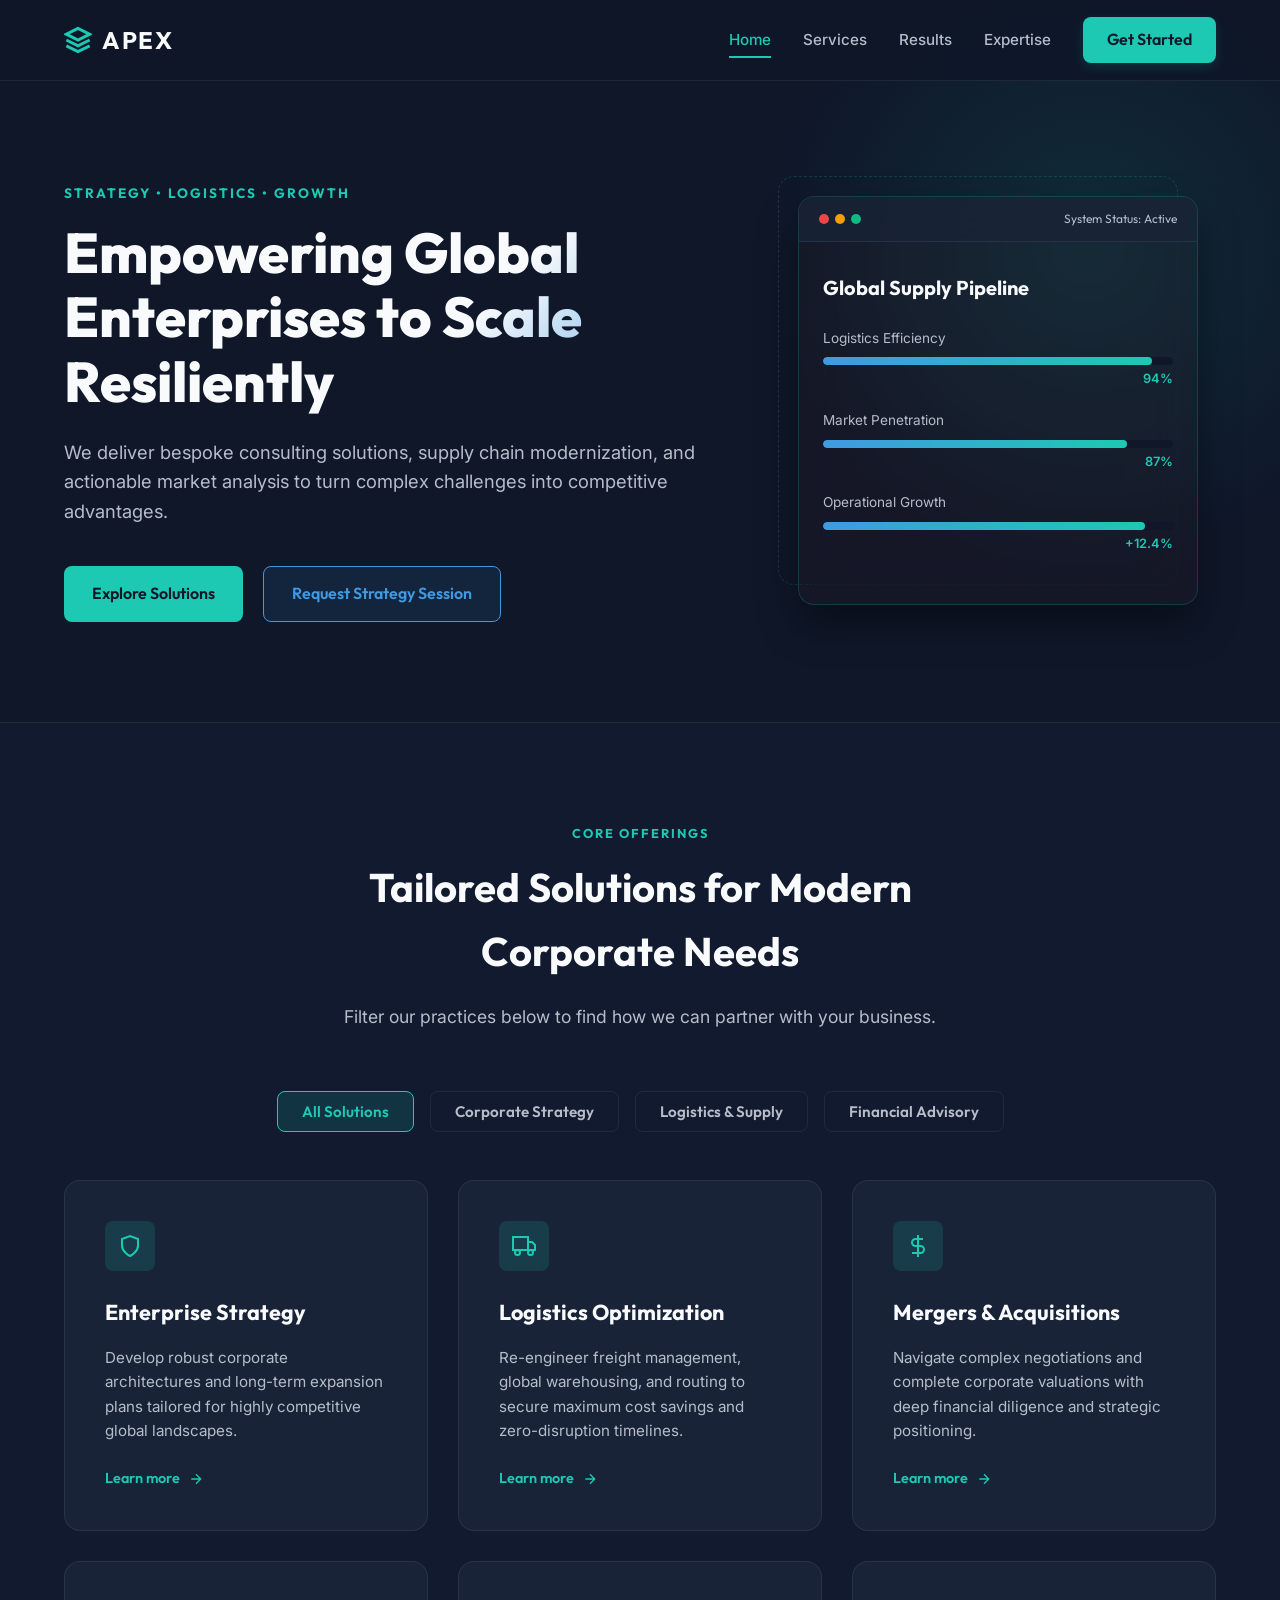
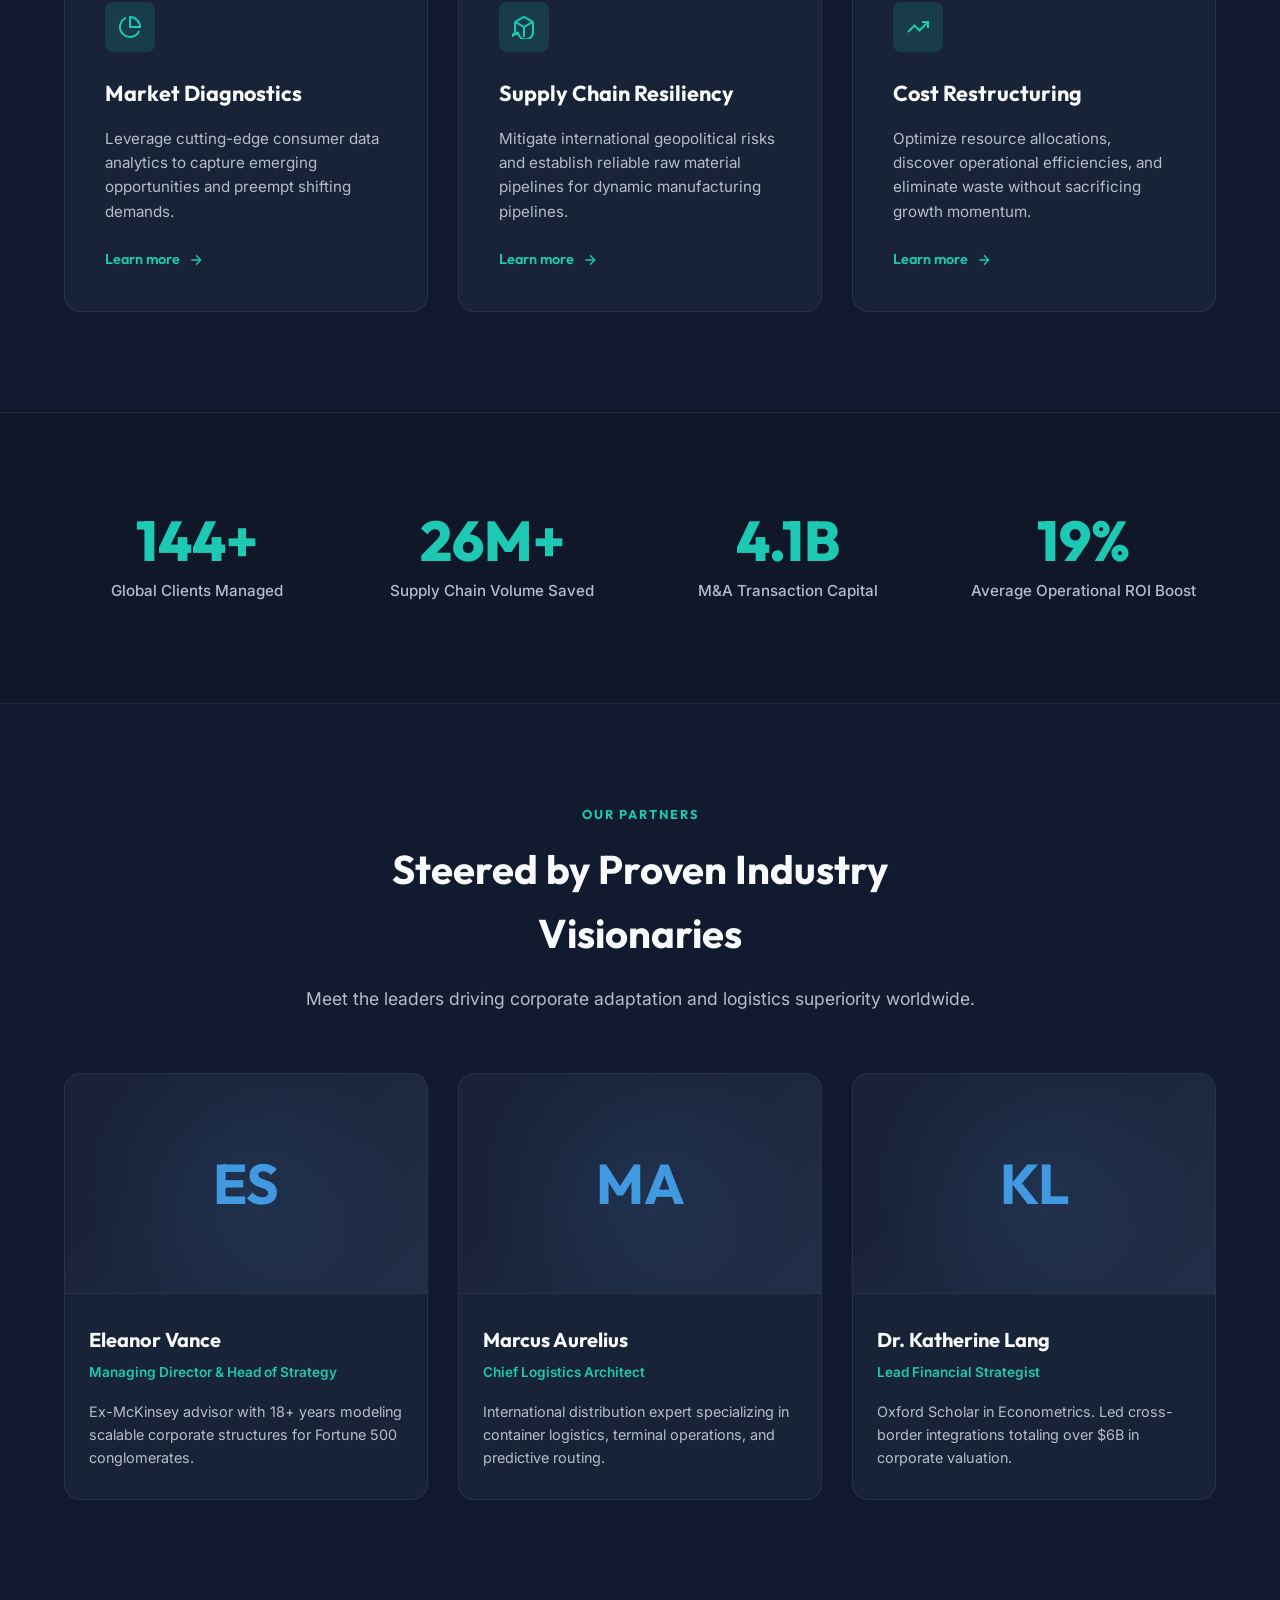
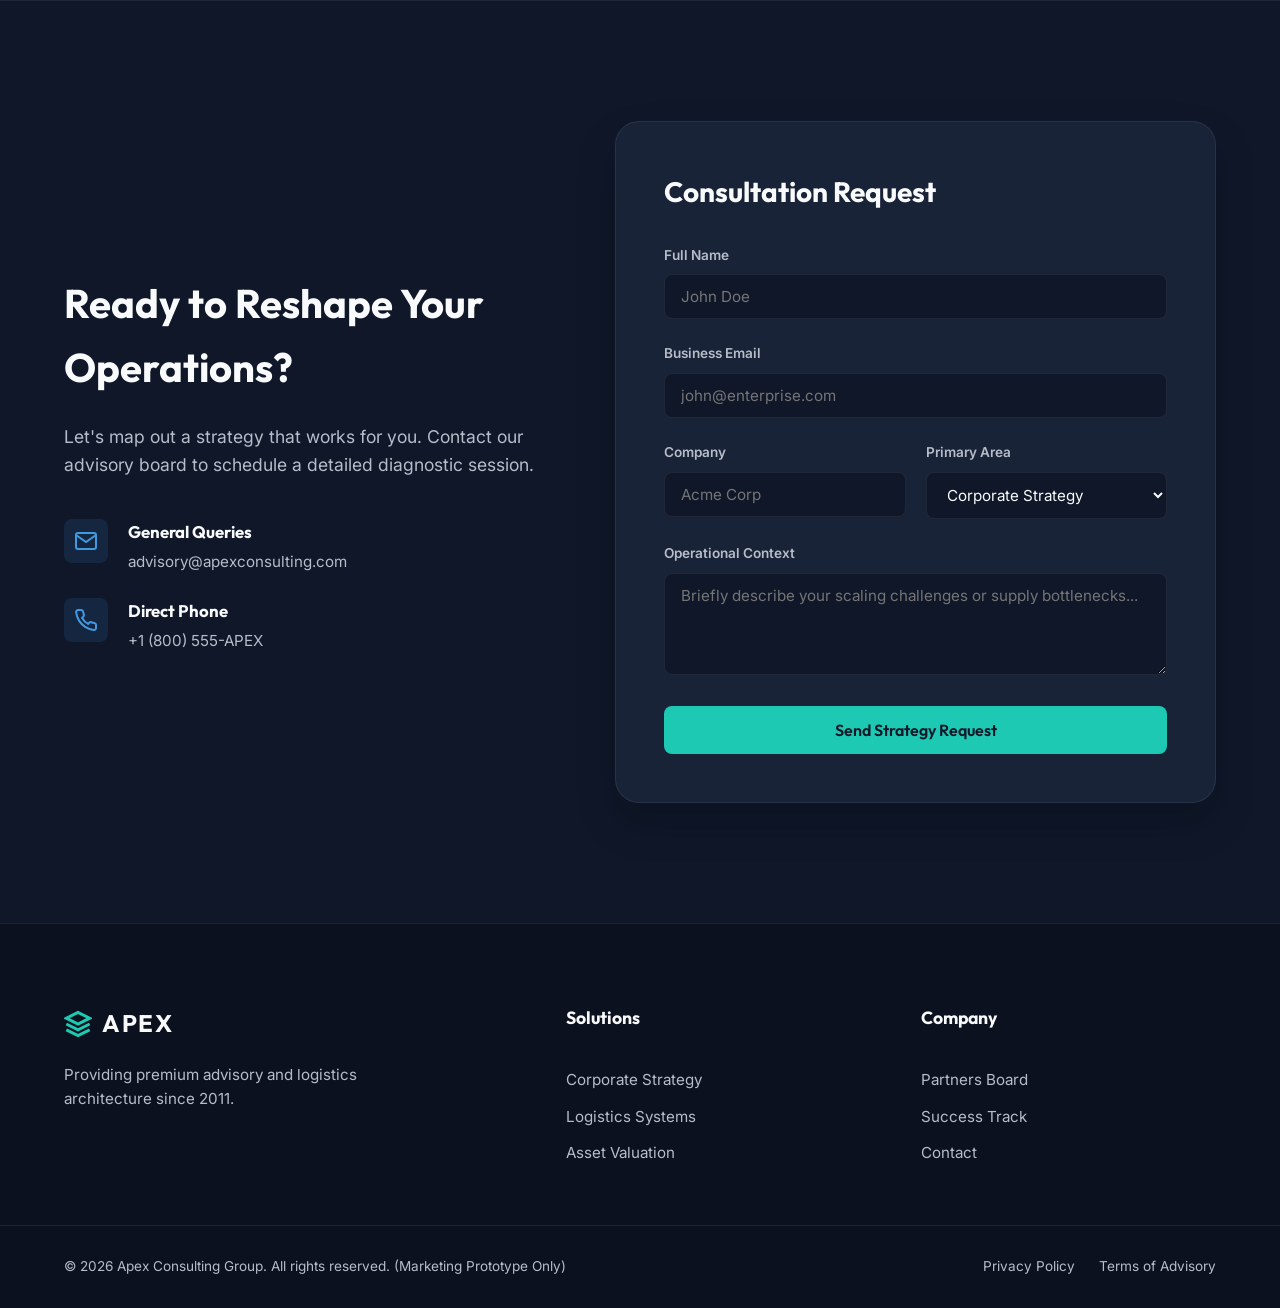
<file: projects/company/index.html>
<!DOCTYPE html>
<html lang="en">
<head>
  <meta charset="UTF-8">
  <meta name="viewport" content="width=device-width, initial-scale=1.0">
  <title>Apex Consulting | Premium Corporate Strategy & Logistics</title>
  <meta name="description" content="Apex Consulting provides world-class corporate strategy, logistics optimization, and market intelligence to scale your business.">
  <link rel="preconnect" href="https://fonts.googleapis.com">
  <link rel="preconnect" href="https://fonts.gstatic.com" crossorigin>
  <link href="https://fonts.googleapis.com/css2?family=Inter:wght@300;400;500;600;700&family=Outfit:wght@400;600;700;800&display=swap" rel="stylesheet">
  <link rel="stylesheet" href="style.css">
</head>
<body>

  <!-- Navigation -->
  <header class="navbar" id="site-header">
    <div class="nav-container">
      <a href="#" class="nav-logo" id="nav-logo-link">
        <svg class="logo-icon" viewBox="0 0 24 24" fill="none" stroke="currentColor" stroke-width="2.5">
          <path d="M12 2L2 7l10 5 10-5-10-5zM2 17l10 5 10-5M2 12l10 5 10-5"/>
        </svg>
        <span>APEX</span>
      </a>
      
      <button class="nav-toggle" id="menu-toggle-btn" aria-label="Toggle Navigation Menu">
        <span></span>
        <span></span>
        <span></span>
      </button>

      <nav class="nav-menu" id="navigation-bar">
        <a href="#hero" class="nav-link active">Home</a>
        <a href="#services" class="nav-link">Services</a>
        <a href="#stats" class="nav-link">Results</a>
        <a href="#team" class="nav-link">Expertise</a>
        <a href="#contact" class="nav-cta-btn" id="nav-contact-cta">Get Started</a>
      </nav>
    </div>
  </header>

  <main>
    <!-- Hero Section -->
    <section class="hero-section" id="hero">
      <div class="hero-bg-accent"></div>
      <div class="container hero-grid">
        <div class="hero-content">
          <span class="hero-subtitle">STRATEGY • LOGISTICS • GROWTH</span>
          <h1 class="hero-title">Empowering Global Enterprises to Scale Resiliently</h1>
          <p class="hero-desc">We deliver bespoke consulting solutions, supply chain modernization, and actionable market analysis to turn complex challenges into competitive advantages.</p>
          <div class="hero-actions">
            <a href="#services" class="btn btn-primary" id="explore-services-btn">Explore Solutions</a>
            <a href="#contact" class="btn btn-secondary" id="schedule-call-btn">Request Strategy Session</a>
          </div>
        </div>
        <div class="hero-visual">
          <div class="glass-card-wrapper">
            <div class="glass-card" id="hero-interactive-card">
              <div class="glass-header">
                <span class="dot red"></span>
                <span class="dot yellow"></span>
                <span class="dot green"></span>
                <span class="window-title">System Status: Active</span>
              </div>
              <div class="glass-body">
                <h3>Global Supply Pipeline</h3>
                <div class="progress-container">
                  <div class="progress-label">Logistics Efficiency</div>
                  <div class="progress-bar"><div class="progress-fill" style="width: 94%;"></div></div>
                  <span class="progress-val">94%</span>
                </div>
                <div class="progress-container">
                  <div class="progress-label">Market Penetration</div>
                  <div class="progress-bar"><div class="progress-fill" style="width: 87%;"></div></div>
                  <span class="progress-val">87%</span>
                </div>
                <div class="progress-container">
                  <div class="progress-label">Operational Growth</div>
                  <div class="progress-bar"><div class="progress-fill" style="width: 92%;"></div></div>
                  <span class="progress-val">+12.4%</span>
                </div>
              </div>
            </div>
          </div>
        </div>
      </div>
    </section>

    <!-- Services Section -->
    <section class="services-section" id="services">
      <div class="container">
        <div class="section-header">
          <span class="section-tag">Core Offerings</span>
          <h2>Tailored Solutions for Modern Corporate Needs</h2>
          <p>Filter our practices below to find how we can partner with your business.</p>
        </div>

        <div class="filter-container">
          <button class="filter-btn active" data-filter="all" id="filter-all-btn">All Solutions</button>
          <button class="filter-btn" data-filter="strategy" id="filter-strategy-btn">Corporate Strategy</button>
          <button class="filter-btn" data-filter="logistics" id="filter-logistics-btn">Logistics & Supply</button>
          <button class="filter-btn" data-filter="advisory" id="filter-advisory-btn">Financial Advisory</button>
        </div>

        <div class="services-grid" id="solutions-grid">
          <!-- Card 1 -->
          <div class="service-card" data-category="strategy">
            <div class="service-icon">
              <svg viewBox="0 0 24 24" fill="none" stroke="currentColor" stroke-width="2"><path d="M12 22s8-4 8-10V5l-8-3-8 3v7c0 6 8 10 8 10z"/></svg>
            </div>
            <h3>Enterprise Strategy</h3>
            <p>Develop robust corporate architectures and long-term expansion plans tailored for highly competitive global landscapes.</p>
            <span class="learn-more">Learn more <svg viewBox="0 0 24 24" width="16" height="16" stroke="currentColor" stroke-width="2" fill="none"><path d="M5 12h14M12 5l7 7-7 7"/></svg></span>
          </div>

          <!-- Card 2 -->
          <div class="service-card" data-category="logistics">
            <div class="service-icon">
              <svg viewBox="0 0 24 24" fill="none" stroke="currentColor" stroke-width="2"><rect x="1" y="3" width="15" height="13"/><polygon points="16 8 20 8 23 11 23 16 16 16 16 8"/><circle cx="5.5" cy="18.5" r="2.5"/><circle cx="18.5" cy="18.5" r="2.5"/></svg>
            </div>
            <h3>Logistics Optimization</h3>
            <p>Re-engineer freight management, global warehousing, and routing to secure maximum cost savings and zero-disruption timelines.</p>
            <span class="learn-more">Learn more <svg viewBox="0 0 24 24" width="16" height="16" stroke="currentColor" stroke-width="2" fill="none"><path d="M5 12h14M12 5l7 7-7 7"/></svg></span>
          </div>

          <!-- Card 3 -->
          <div class="service-card" data-category="advisory">
            <div class="service-icon">
              <svg viewBox="0 0 24 24" fill="none" stroke="currentColor" stroke-width="2"><line x1="12" y1="1" x2="12" y2="23"/><path d="M17 5H9.5a3.5 3.5 0 0 0 0 7h5a3.5 3.5 0 0 1 0 7H6"/></svg>
            </div>
            <h3>Mergers & Acquisitions</h3>
            <p>Navigate complex negotiations and complete corporate valuations with deep financial diligence and strategic positioning.</p>
            <span class="learn-more">Learn more <svg viewBox="0 0 24 24" width="16" height="16" stroke="currentColor" stroke-width="2" fill="none"><path d="M5 12h14M12 5l7 7-7 7"/></svg></span>
          </div>

          <!-- Card 4 -->
          <div class="service-card" data-category="strategy">
            <div class="service-icon">
              <svg viewBox="0 0 24 24" fill="none" stroke="currentColor" stroke-width="2"><path d="M21.21 15.89A10 10 0 1 1 8 2.83"/><path d="M22 12A10 10 0 0 0 12 2v10z"/></svg>
            </div>
            <h3>Market Diagnostics</h3>
            <p>Leverage cutting-edge consumer data analytics to capture emerging opportunities and preempt shifting demands.</p>
            <span class="learn-more">Learn more <svg viewBox="0 0 24 24" width="16" height="16" stroke="currentColor" stroke-width="2" fill="none"><path d="M5 12h14M12 5l7 7-7 7"/></svg></span>
          </div>

          <!-- Card 5 -->
          <div class="service-card" data-category="logistics">
            <div class="service-icon">
              <svg viewBox="0 0 24 24" fill="none" stroke="currentColor" stroke-width="2"><path d="M21 16V8a2 2 0 0 0-1-1.73l-7-4a2 2 0 0 0-2 0l-7 4A2 2 0 0 0 3 8v8a2 2 0 0 0 1 1.73l-7 4a2 2 0 0 0 2 0l7-4A2 2 0 0 0 21 16z"/><polyline points="3.27 6.96 12 12.01 20.73 6.96"/><line x1="12" y1="22.08" x2="12" y2="12"/></svg>
            </div>
            <h3>Supply Chain Resiliency</h3>
            <p>Mitigate international geopolitical risks and establish reliable raw material pipelines for dynamic manufacturing pipelines.</p>
            <span class="learn-more">Learn more <svg viewBox="0 0 24 24" width="16" height="16" stroke="currentColor" stroke-width="2" fill="none"><path d="M5 12h14M12 5l7 7-7 7"/></svg></span>
          </div>

          <!-- Card 6 -->
          <div class="service-card" data-category="advisory">
            <div class="service-icon">
              <svg viewBox="0 0 24 24" fill="none" stroke="currentColor" stroke-width="2"><polyline points="22 7 13.5 15.5 8.5 10.5 2 17"/><polyline points="16 7 22 7 22 13"/></svg>
            </div>
            <h3>Cost Restructuring</h3>
            <p>Optimize resource allocations, discover operational efficiencies, and eliminate waste without sacrificing growth momentum.</p>
            <span class="learn-more">Learn more <svg viewBox="0 0 24 24" width="16" height="16" stroke="currentColor" stroke-width="2" fill="none"><path d="M5 12h14M12 5l7 7-7 7"/></svg></span>
          </div>
        </div>
      </div>
    </section>

    <!-- Stats & Achievements Section -->
    <section class="stats-section" id="stats">
      <div class="container stats-grid">
        <div class="stat-item">
          <div class="stat-number" id="stat-client-count">0</div>
          <div class="stat-label">Global Clients Managed</div>
        </div>
        <div class="stat-item">
          <div class="stat-number" id="stat-logistics-volume">0</div>
          <div class="stat-label">Supply Chain Volume Saved</div>
        </div>
        <div class="stat-item">
          <div class="stat-number" id="stat-capital-raised">0</div>
          <div class="stat-label">M&A Transaction Capital</div>
        </div>
        <div class="stat-item">
          <div class="stat-number" id="stat-roi-boost">0</div>
          <div class="stat-label">Average Operational ROI Boost</div>
        </div>
      </div>
    </section>

    <!-- Team Section -->
    <section class="team-section" id="team">
      <div class="container">
        <div class="section-header">
          <span class="section-tag">Our Partners</span>
          <h2>Steered by Proven Industry Visionaries</h2>
          <p>Meet the leaders driving corporate adaptation and logistics superiority worldwide.</p>
        </div>

        <div class="team-grid">
          <!-- Member 1 -->
          <div class="team-card" id="team-partner-1">
            <div class="team-avatar-placeholder">
              <span class="avatar-initials">ES</span>
            </div>
            <div class="team-info">
              <h4>Eleanor Vance</h4>
              <span class="team-title">Managing Director & Head of Strategy</span>
              <p>Ex-McKinsey advisor with 18+ years modeling scalable corporate structures for Fortune 500 conglomerates.</p>
            </div>
          </div>
          <!-- Member 2 -->
          <div class="team-card" id="team-partner-2">
            <div class="team-avatar-placeholder">
              <span class="avatar-initials">MA</span>
            </div>
            <div class="team-info">
              <h4>Marcus Aurelius</h4>
              <span class="team-title">Chief Logistics Architect</span>
              <p>International distribution expert specializing in container logistics, terminal operations, and predictive routing.</p>
            </div>
          </div>
          <!-- Member 3 -->
          <div class="team-card" id="team-partner-3">
            <div class="team-avatar-placeholder">
              <span class="avatar-initials">KL</span>
            </div>
            <div class="team-info">
              <h4>Dr. Katherine Lang</h4>
              <span class="team-title">Lead Financial Strategist</span>
              <p>Oxford Scholar in Econometrics. Led cross-border integrations totaling over $6B in corporate valuation.</p>
            </div>
          </div>
        </div>
      </div>
    </section>

    <!-- Contact & Consultation Section -->
    <section class="contact-section" id="contact">
      <div class="container contact-grid">
        <div class="contact-info-panel">
          <h2>Ready to Reshape Your Operations?</h2>
          <p>Let's map out a strategy that works for you. Contact our advisory board to schedule a detailed diagnostic session.</p>
          
          <div class="contact-details">
            <div class="contact-detail-item">
              <svg class="detail-icon" viewBox="0 0 24 24" fill="none" stroke="currentColor" stroke-width="2"><path d="M4 4h16c1.1 0 2 .9 2 2v12c0 1.1-.9 2-2 2H4c-1.1 0-2-.9-2-2V6c0-1.1.9-2 2-2z"/><polyline points="22,6 12,13 2,6"/></svg>
              <div>
                <h4>General Queries</h4>
                <p>advisory@apexconsulting.com</p>
              </div>
            </div>
            <div class="contact-detail-item">
              <svg class="detail-icon" viewBox="0 0 24 24" fill="none" stroke="currentColor" stroke-width="2"><path d="M22 16.92v3a2 2 0 0 1-2.18 2 19.79 19.79 0 0 1-8.63-3.07 19.5 19.5 0 0 1-6-6 19.79 19.79 0 0 1-3.07-8.67A2 2 0 0 1 4.11 2h3a2 2 0 0 1 2 1.72 12.84 12.84 0 0 0 .7 2.81 2 2 0 0 1-.45 2.11L8.09 9.91a16 16 0 0 0 6 6l1.27-1.27a2 2 0 0 1 2.11-.45 12.84 12.84 0 0 0 2.81.7A2 2 0 0 1 22 16.92z"/></svg>
              <div>
                <h4>Direct Phone</h4>
                <p>+1 (800) 555-APEX</p>
              </div>
            </div>
          </div>
        </div>

        <div class="contact-form-panel">
          <form class="contact-form" id="strategy-consultation-form">
            <h3 class="form-title">Consultation Request</h3>
            
            <div class="form-group">
              <label for="contact-name">Full Name</label>
              <input type="text" id="contact-name" name="name" required placeholder="John Doe">
            </div>

            <div class="form-group">
              <label for="contact-email">Business Email</label>
              <input type="email" id="contact-email" name="email" required placeholder="john@enterprise.com">
            </div>

            <div class="form-row">
              <div class="form-group">
                <label for="contact-company">Company</label>
                <input type="text" id="contact-company" name="company" placeholder="Acme Corp">
              </div>
              <div class="form-group">
                <label for="contact-interest">Primary Area</label>
                <select id="contact-interest" name="interest">
                  <option value="strategy">Corporate Strategy</option>
                  <option value="logistics">Logistics Optimization</option>
                  <option value="advisory">M&A / Advisory</option>
                  <option value="diagnostics">Full Business Diagnostic</option>
                </select>
              </div>
            </div>

            <div class="form-group">
              <label for="contact-message">Operational Context</label>
              <textarea id="contact-message" name="message" rows="4" placeholder="Briefly describe your scaling challenges or supply bottlenecks..."></textarea>
            </div>

            <button type="submit" class="btn btn-primary btn-block" id="form-submit-btn">Send Strategy Request</button>
          </form>
        </div>
      </div>
    </section>
  </main>

  <!-- Footer -->
  <footer class="footer">
    <div class="container footer-grid">
      <div class="footer-brand">
        <a href="#" class="nav-logo">
          <svg class="logo-icon" viewBox="0 0 24 24" fill="none" stroke="currentColor" stroke-width="2.5">
            <path d="M12 2L2 7l10 5 10-5-10-5zM2 17l10 5 10-5M2 12l10 5 10-5"/>
          </svg>
          <span>APEX</span>
        </a>
        <p>Providing premium advisory and logistics architecture since 2011.</p>
      </div>
      <div class="footer-links">
        <h4>Solutions</h4>
        <a href="#services">Corporate Strategy</a>
        <a href="#services">Logistics Systems</a>
        <a href="#services">Asset Valuation</a>
      </div>
      <div class="footer-links">
        <h4>Company</h4>
        <a href="#team">Partners Board</a>
        <a href="#stats">Success Track</a>
        <a href="#contact">Contact</a>
      </div>
    </div>
    <div class="footer-bottom">
      <div class="container footer-bottom-flex">
        <p>&copy; 2026 Apex Consulting Group. All rights reserved. (Marketing Prototype Only)</p>
        <div class="legal-links">
          <a href="#">Privacy Policy</a>
          <a href="#">Terms of Advisory</a>
        </div>
      </div>
    </div>
  </footer>

  <!-- Modal for Service Learn More -->
  <div class="modal" id="service-detail-modal">
    <div class="modal-overlay" id="modal-overlay-bg"></div>
    <div class="modal-content-wrapper">
      <button class="modal-close" id="modal-close-btn" aria-label="Close details">&times;</button>
      <div class="modal-body" id="modal-body-content">
        <!-- Rendered dynamically by script.js -->
      </div>
    </div>
  </div>

  <script src="script.js"></script>
</body>
</html>
</file>
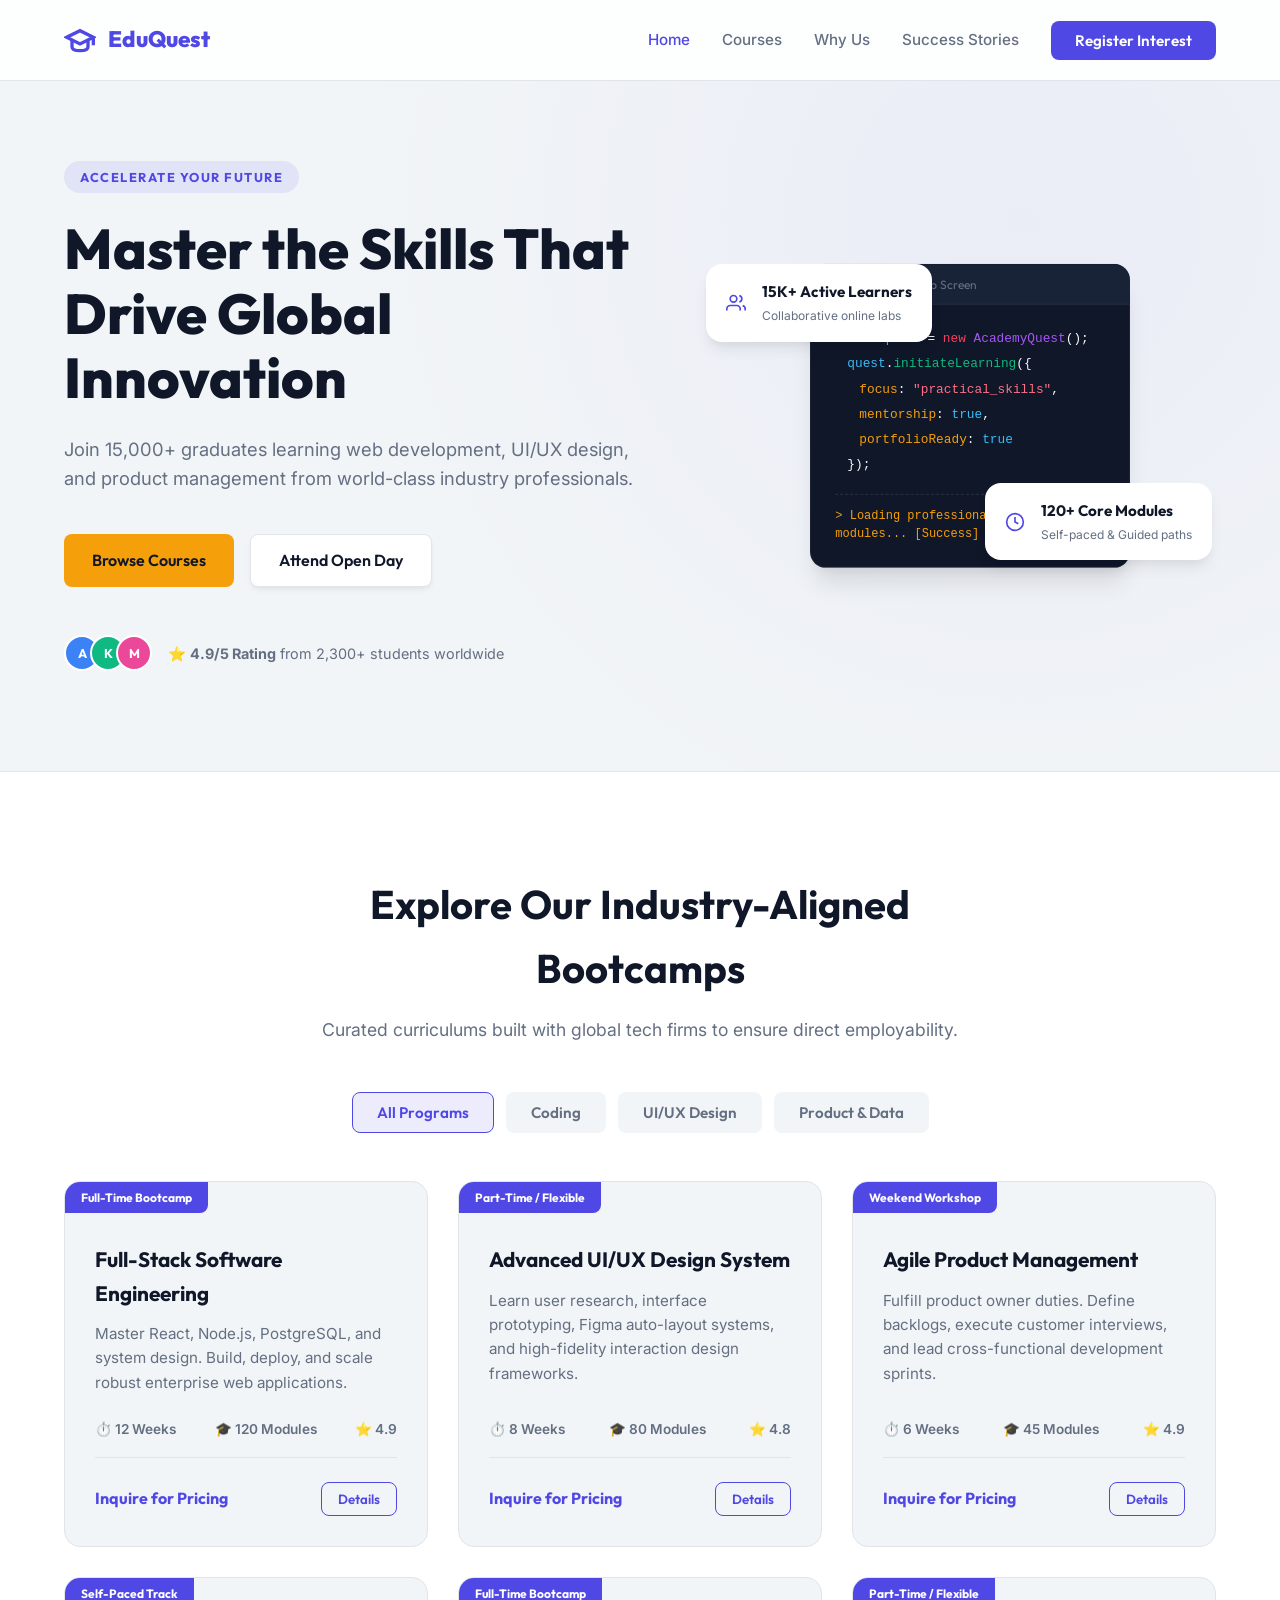
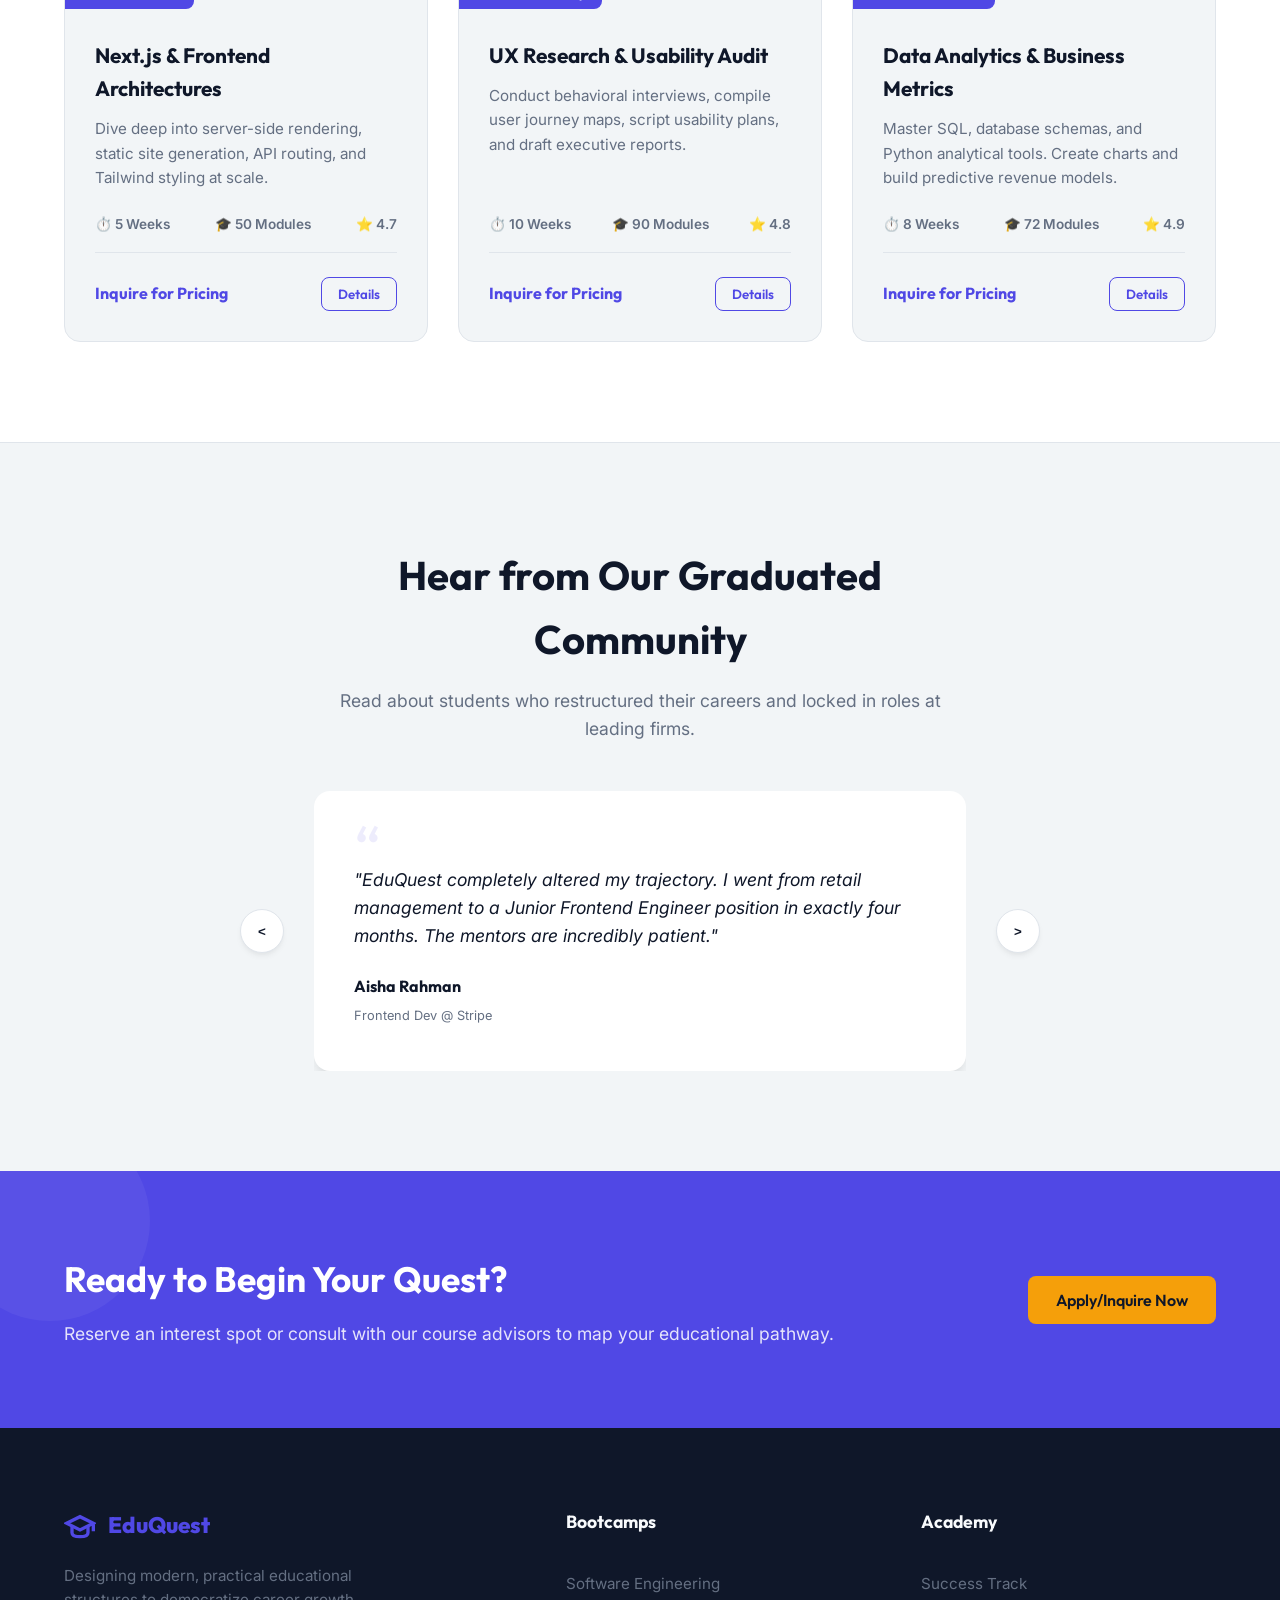
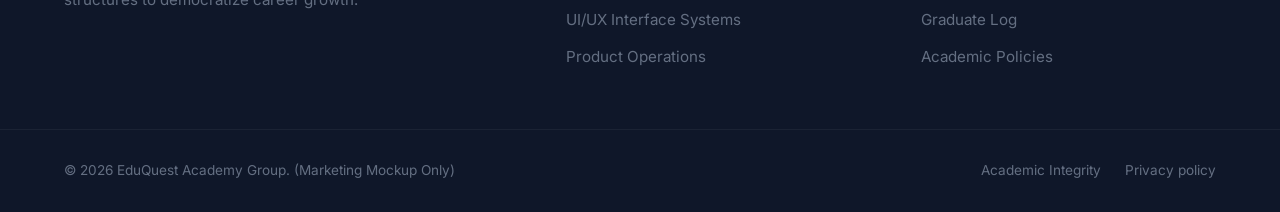
<file: projects/education/index.html>
<!DOCTYPE html>
<html lang="en">
<head>
  <meta charset="UTF-8">
  <meta name="viewport" content="width=device-width, initial-scale=1.0">
  <title>EduQuest Academy | Premium Courses in Tech & Design</title>
  <meta name="description" content="EduQuest Academy offers professional online bootcamps and specialized courses in coding, design, and product management to jumpstart your career.">
  <link rel="preconnect" href="https://fonts.googleapis.com">
  <link rel="preconnect" href="https://fonts.gstatic.com" crossorigin>
  <link href="https://fonts.googleapis.com/css2?family=Inter:wght@300;400;500;600;700&family=Outfit:wght@400;600;700;800&display=swap" rel="stylesheet">
  <link rel="stylesheet" href="style.css">
</head>
<body>

  <!-- Header -->
  <header class="header" id="main-header">
    <div class="container header-container">
      <a href="#" class="logo" id="header-logo">
        <svg class="logo-svg" viewBox="0 0 24 24" fill="none" stroke="currentColor" stroke-width="2.5">
          <path d="M22 10v6M2 10l10-5 10 5-10 5z"/>
          <path d="M6 12v5c0 2 2 3 6 3s6-1 6-3v-5"/>
        </svg>
        <span>EduQuest</span>
      </a>

      <button class="menu-btn" id="mobile-menu-trigger" aria-label="Toggle Navigation Panel">
        <span></span>
        <span></span>
        <span></span>
      </button>

      <nav class="nav" id="main-navigation">
        <a href="#hero" class="nav-link active">Home</a>
        <a href="#courses" class="nav-link">Courses</a>
        <a href="#features" class="nav-link">Why Us</a>
        <a href="#testimonials" class="nav-link">Success Stories</a>
        <button class="enroll-cta-btn" id="header-enroll-btn">Register Interest</button>
      </nav>
    </div>
  </header>

  <!-- Mobile Drawer Overlay -->
  <div class="drawer-overlay" id="menu-drawer-overlay"></div>

  <main>
    <!-- Hero Section -->
    <section class="hero" id="hero">
      <div class="container hero-grid">
        <div class="hero-text-content">
          <span class="badge">Accelerate Your Future</span>
          <h1 class="hero-main-title">Master the Skills That Drive Global Innovation</h1>
          <p class="hero-paragraph">Join 15,000+ graduates learning web development, UI/UX design, and product management from world-class industry professionals.</p>
          <div class="hero-button-group">
            <a href="#courses" class="btn btn-primary" id="view-courses-btn">Browse Courses</a>
            <button class="btn btn-secondary" id="hero-register-btn">Attend Open Day</button>
          </div>
          <div class="hero-social-proof">
            <div class="avatar-group">
              <span class="circle-avatar shadow-1">A</span>
              <span class="circle-avatar shadow-2">K</span>
              <span class="circle-avatar shadow-3">M</span>
            </div>
            <p class="proof-text">⭐ <strong>4.9/5 Rating</strong> from 2,300+ students worldwide</p>
          </div>
        </div>
        
        <div class="hero-illustration-panel">
          <div class="floating-container">
            <div class="floating-widget card-students">
              <svg viewBox="0 0 24 24" width="20" height="20" stroke="currentColor" stroke-width="2" fill="none"><path d="M17 21v-2a4 4 0 0 0-4-4H5a4 4 0 0 0-4 4v2"/><circle cx="9" cy="7" r="4"/><path d="M23 21v-2a4 4 0 0 0-3-3.87"/><path d="M16 3.13a4 4 0 0 1 0 7.75"/></svg>
              <div>
                <h4>15K+ Active Learners</h4>
                <p>Collaborative online labs</p>
              </div>
            </div>
            <div class="floating-widget card-hours">
              <svg viewBox="0 0 24 24" width="20" height="20" stroke="currentColor" stroke-width="2" fill="none"><circle cx="12" cy="12" r="10"/><polyline points="12 6 12 12 16 14"/></svg>
              <div>
                <h4>120+ Core Modules</h4>
                <p>Self-paced & Guided paths</p>
              </div>
            </div>
            <!-- Main visual card resembling dashboard -->
            <div class="academy-visual-card">
              <div class="visual-header">
                <span class="circle-dot"></span>
                <span>Virtual Workshop Screen</span>
              </div>
              <div class="visual-body">
                <div class="code-line"><span class="keyword">const</span> <span class="var-name">quest</span> = <span class="keyword">new</span> <span class="class-name">AcademyQuest</span>();</div>
                <div class="code-line indent-1"><span class="var-name">quest</span>.<span class="func-name">initiateLearning</span>({</div>
                <div class="code-line indent-2"><span class="key-name">focus</span>: <span class="str-val">"practical_skills"</span>,</div>
                <div class="code-line indent-2"><span class="key-name">mentorship</span>: <span class="var-name">true</span>,</div>
                <div class="code-line indent-2"><span class="key-name">portfolioReady</span>: <span class="var-name">true</span></div>
                <div class="code-line indent-1">});</div>
                <div class="console-output">> Loading professional portfolio modules... [Success]</div>
              </div>
            </div>
          </div>
        </div>
      </div>
    </section>

    <!-- Courses Section -->
    <section class="courses-section" id="courses">
      <div class="container">
        <div class="section-title-wrapper">
          <h2>Explore Our Industry-Aligned Bootcamps</h2>
          <p>Curated curriculums built with global tech firms to ensure direct employability.</p>
        </div>

        <div class="course-categories">
          <button class="cat-btn active" data-category="all" id="btn-cat-all">All Programs</button>
          <button class="cat-btn" data-category="coding" id="btn-cat-coding">Coding</button>
          <button class="cat-btn" data-category="design" id="btn-cat-design">UI/UX Design</button>
          <button class="cat-btn" data-category="product" id="btn-cat-product">Product & Data</button>
        </div>

        <div class="course-grid" id="course-cards-container">
          <!-- Course Card 1 -->
          <div class="course-card" data-category="coding">
            <div class="course-tag">Full-Time Bootcamp</div>
            <div class="course-details">
              <h3>Full-Stack Software Engineering</h3>
              <p>Master React, Node.js, PostgreSQL, and system design. Build, deploy, and scale robust enterprise web applications.</p>
              <div class="course-stats">
                <span>⏱️ 12 Weeks</span>
                <span>🎓 120 Modules</span>
                <span>⭐ 4.9</span>
              </div>
              <div class="course-footer">
                <span class="course-price">Inquire for Pricing</span>
                <button class="btn-card-action enroll-trigger">Details</button>
              </div>
            </div>
          </div>

          <!-- Course Card 2 -->
          <div class="course-card" data-category="design">
            <div class="course-tag">Part-Time / Flexible</div>
            <div class="course-details">
              <h3>Advanced UI/UX Design System</h3>
              <p>Learn user research, interface prototyping, Figma auto-layout systems, and high-fidelity interaction design frameworks.</p>
              <div class="course-stats">
                <span>⏱️ 8 Weeks</span>
                <span>🎓 80 Modules</span>
                <span>⭐ 4.8</span>
              </div>
              <div class="course-footer">
                <span class="course-price">Inquire for Pricing</span>
                <button class="btn-card-action enroll-trigger">Details</button>
              </div>
            </div>
          </div>

          <!-- Course Card 3 -->
          <div class="course-card" data-category="product">
            <div class="course-tag">Weekend Workshop</div>
            <div class="course-details">
              <h3>Agile Product Management</h3>
              <p>Fulfill product owner duties. Define backlogs, execute customer interviews, and lead cross-functional development sprints.</p>
              <div class="course-stats">
                <span>⏱️ 6 Weeks</span>
                <span>🎓 45 Modules</span>
                <span>⭐ 4.9</span>
              </div>
              <div class="course-footer">
                <span class="course-price">Inquire for Pricing</span>
                <button class="btn-card-action enroll-trigger">Details</button>
              </div>
            </div>
          </div>

          <!-- Course Card 4 -->
          <div class="course-card" data-category="coding">
            <div class="course-tag">Self-Paced Track</div>
            <div class="course-details">
              <h3>Next.js & Frontend Architectures</h3>
              <p>Dive deep into server-side rendering, static site generation, API routing, and Tailwind styling at scale.</p>
              <div class="course-stats">
                <span>⏱️ 5 Weeks</span>
                <span>🎓 50 Modules</span>
                <span>⭐ 4.7</span>
              </div>
              <div class="course-footer">
                <span class="course-price">Inquire for Pricing</span>
                <button class="btn-card-action enroll-trigger">Details</button>
              </div>
            </div>
          </div>

          <!-- Course Card 5 -->
          <div class="course-card" data-category="design">
            <div class="course-tag">Full-Time Bootcamp</div>
            <div class="course-details">
              <h3>UX Research & Usability Audit</h3>
              <p>Conduct behavioral interviews, compile user journey maps, script usability plans, and draft executive reports.</p>
              <div class="course-stats">
                <span>⏱️ 10 Weeks</span>
                <span>🎓 90 Modules</span>
                <span>⭐ 4.8</span>
              </div>
              <div class="course-footer">
                <span class="course-price">Inquire for Pricing</span>
                <button class="btn-card-action enroll-trigger">Details</button>
              </div>
            </div>
          </div>

          <!-- Course Card 6 -->
          <div class="course-card" data-category="product">
            <div class="course-tag">Part-Time / Flexible</div>
            <div class="course-details">
              <h3>Data Analytics & Business Metrics</h3>
              <p>Master SQL, database schemas, and Python analytical tools. Create charts and build predictive revenue models.</p>
              <div class="course-stats">
                <span>⏱️ 8 Weeks</span>
                <span>🎓 72 Modules</span>
                <span>⭐ 4.9</span>
              </div>
              <div class="course-footer">
                <span class="course-price">Inquire for Pricing</span>
                <button class="btn-card-action enroll-trigger">Details</button>
              </div>
            </div>
          </div>
        </div>
      </div>
    </section>

    <!-- Testimonials Section -->
    <section class="testimonials-section" id="testimonials">
      <div class="container">
        <div class="section-title-wrapper text-center">
          <h2>Hear from Our Graduated Community</h2>
          <p>Read about students who restructured their careers and locked in roles at leading firms.</p>
        </div>

        <div class="carousel-container">
          <button class="carousel-arrow prev" id="carousel-prev-btn" aria-label="Previous story">&lt;</button>
          
          <div class="carousel-track-wrapper">
            <div class="carousel-track" id="testimonial-carousel-track">
              <!-- Story 1 -->
              <div class="testimonial-slide active">
                <div class="quote-symbol">“</div>
                <p class="story-quote">"EduQuest completely altered my trajectory. I went from retail management to a Junior Frontend Engineer position in exactly four months. The mentors are incredibly patient."</p>
                <div class="story-author">
                  <h4>Aisha Rahman</h4>
                  <span>Frontend Dev @ Stripe</span>
                </div>
              </div>

              <!-- Story 2 -->
              <div class="testimonial-slide">
                <div class="quote-symbol">“</div>
                <p class="story-quote">"The UI/UX syllabus is as close to professional work as you can get. Creating Figma prototypes with real user data prepared me perfectly for client presentations."</p>
                <div class="story-author">
                  <h4>Kevin Miller</h4>
                  <span>Product Designer @ Canva</span>
                </div>
              </div>

              <!-- Story 3 -->
              <div class="testimonial-slide">
                <div class="quote-symbol">“</div>
                <p class="story-quote">"The Product Management course taught me how to properly handle engineer resources. I gained the vocabulary and methodology to land my dream Associate PM role."</p>
                <div class="story-author">
                  <h4>Meera Nair</h4>
                  <span>Product Manager @ Spotify</span>
                </div>
              </div>
            </div>
          </div>

          <button class="carousel-arrow next" id="carousel-next-btn" aria-label="Next story">&gt;</button>
        </div>
      </div>
    </section>

    <!-- CTA Panel -->
    <section class="cta-banner">
      <div class="container cta-flex">
        <div class="cta-text">
          <h2>Ready to Begin Your Quest?</h2>
          <p>Reserve an interest spot or consult with our course advisors to map your educational pathway.</p>
        </div>
        <button class="btn btn-primary btn-cta enroll-trigger" id="footer-cta-register-btn">Apply/Inquire Now</button>
      </div>
    </section>
  </main>

  <!-- Footer -->
  <footer class="footer">
    <div class="container footer-grid">
      <div class="footer-about">
        <a href="#" class="logo">
          <svg class="logo-svg" viewBox="0 0 24 24" fill="none" stroke="currentColor" stroke-width="2.5">
            <path d="M22 10v6M2 10l10-5 10 5-10 5z"/>
            <path d="M6 12v5c0 2 2 3 6 3s6-1 6-3v-5"/>
          </svg>
          <span>EduQuest</span>
        </a>
        <p>Designing modern, practical educational structures to democratize career growth.</p>
      </div>
      <div class="footer-col">
        <h4>Bootcamps</h4>
        <a href="#courses">Software Engineering</a>
        <a href="#courses">UI/UX Interface Systems</a>
        <a href="#courses">Product Operations</a>
      </div>
      <div class="footer-col">
        <h4>Academy</h4>
        <a href="#features">Success Track</a>
        <a href="#testimonials">Graduate Log</a>
        <a href="#">Academic Policies</a>
      </div>
    </div>
    <div class="footer-bottom">
      <div class="container footer-bottom-flex">
        <p>&copy; 2026 EduQuest Academy Group. (Marketing Mockup Only)</p>
        <div class="links">
          <a href="#">Academic Integrity</a>
          <a href="#">Privacy policy</a>
        </div>
      </div>
    </div>
  </footer>

  <!-- Enrollment / Interest Inquiry Modal -->
  <div class="modal" id="enrollment-modal">
    <div class="modal-overlay" id="enroll-modal-overlay"></div>
    <div class="modal-container">
      <button class="modal-close-btn" id="enroll-close-btn" aria-label="Close form">&times;</button>
      <div class="modal-form-body" id="enroll-modal-body">
        <h3 class="modal-title">Register Interest / Apply</h3>
        <p class="modal-subtitle">Submit details to schedule a placement interview with an academic counselor.</p>
        
        <form class="enrollment-form" id="enrollment-interest-form">
          <div class="form-group-item">
            <label for="student-name">Full Name</label>
            <input type="text" id="student-name" required placeholder="Jane Doe">
          </div>

          <div class="form-group-item">
            <label for="student-email">Email Address</label>
            <input type="email" id="student-email" required placeholder="jane@example.com">
          </div>

          <div class="form-group-item">
            <label for="student-phone">Contact Number</label>
            <input type="tel" id="student-phone" required placeholder="+1 (555) 019-2834">
          </div>

          <div class="form-group-item">
            <label for="course-selection">Desired Bootcamp Program</label>
            <select id="course-selection">
              <option value="coding">Full-Stack Software Engineering</option>
              <option value="design">Advanced UI/UX Design System</option>
              <option value="product">Agile Product Management</option>
              <option value="frontend">Next.js & Frontend Architectures</option>
              <option value="general">Undecided / Career Consulting</option>
            </select>
          </div>

          <div class="form-group-item">
            <label for="student-message">Why do you wish to join?</label>
            <textarea id="student-message" rows="3" placeholder="Briefly describe your career goal or previous background..."></textarea>
          </div>

          <button type="submit" class="btn btn-primary submit-btn" id="enroll-submit-button">Submit Inquiry</button>
        </form>
      </div>
    </div>
  </div>

  <script src="script.js"></script>
</body>
</html>
</file>
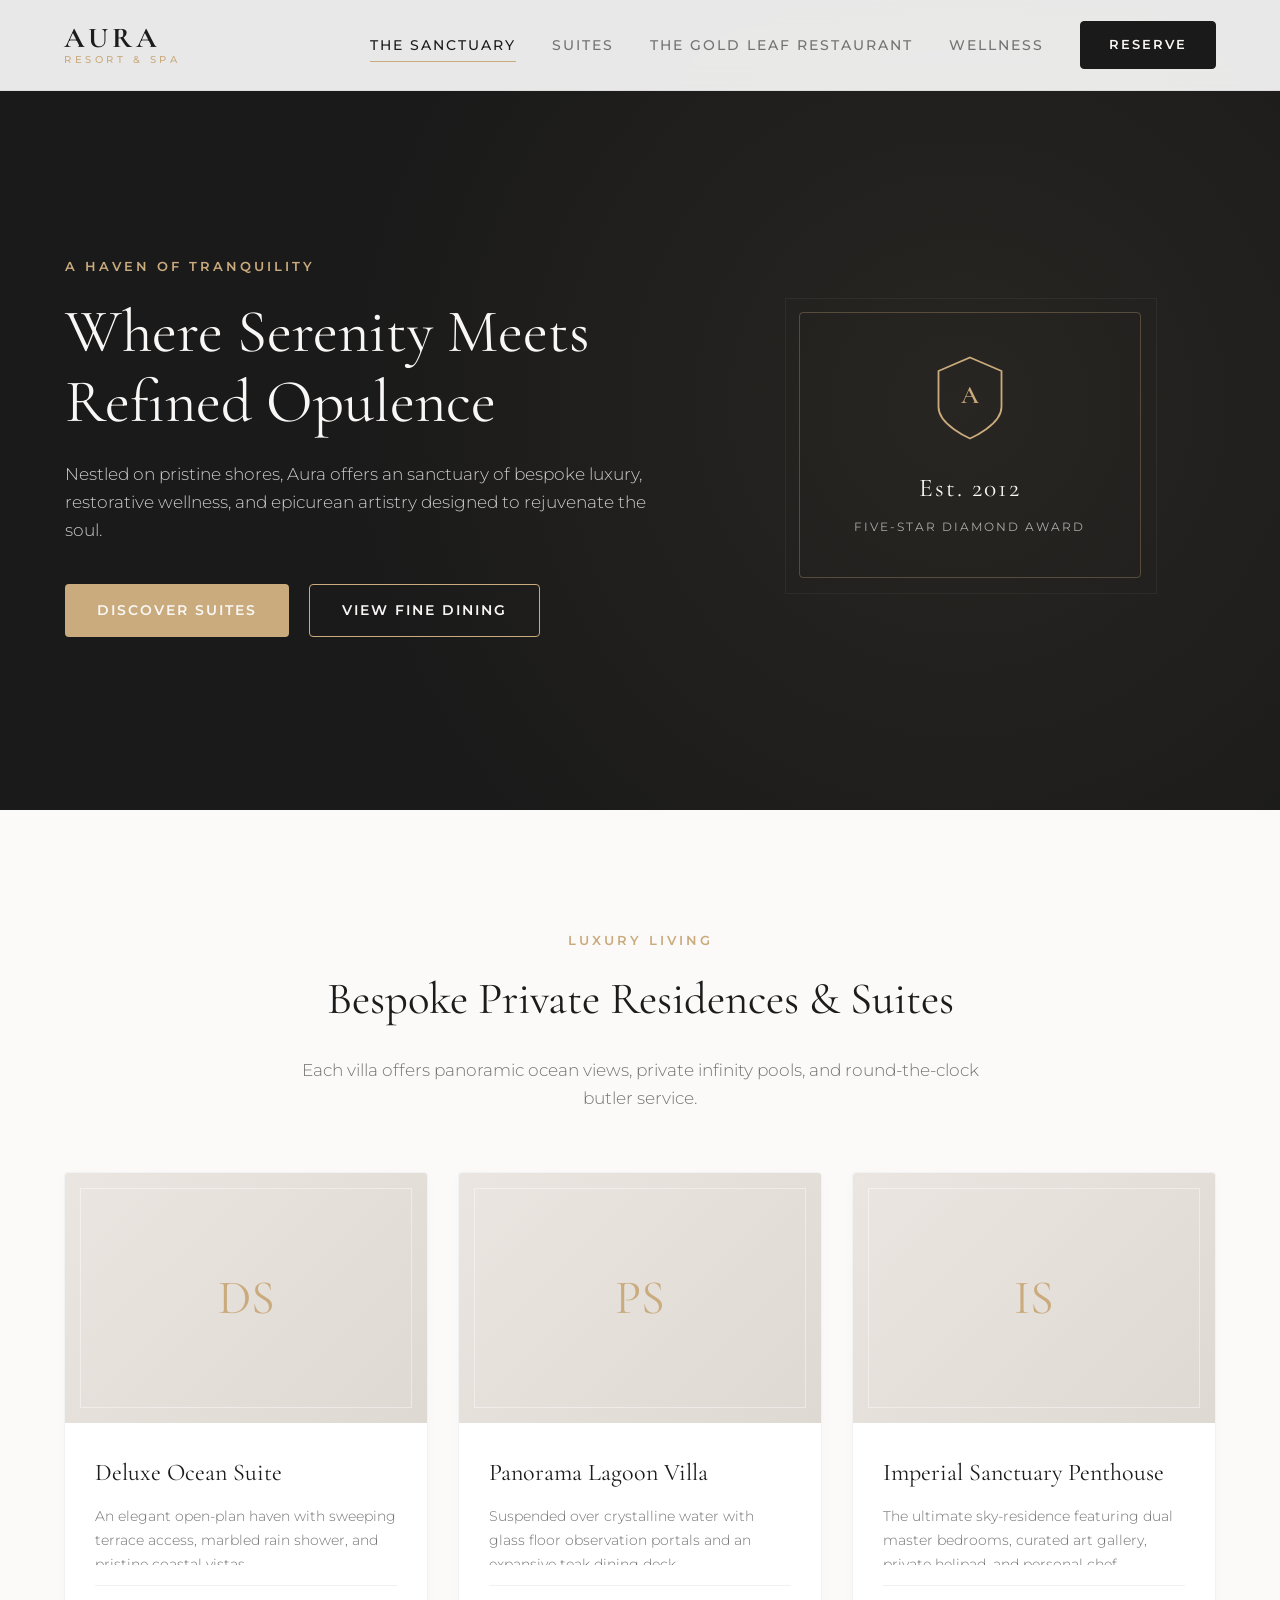
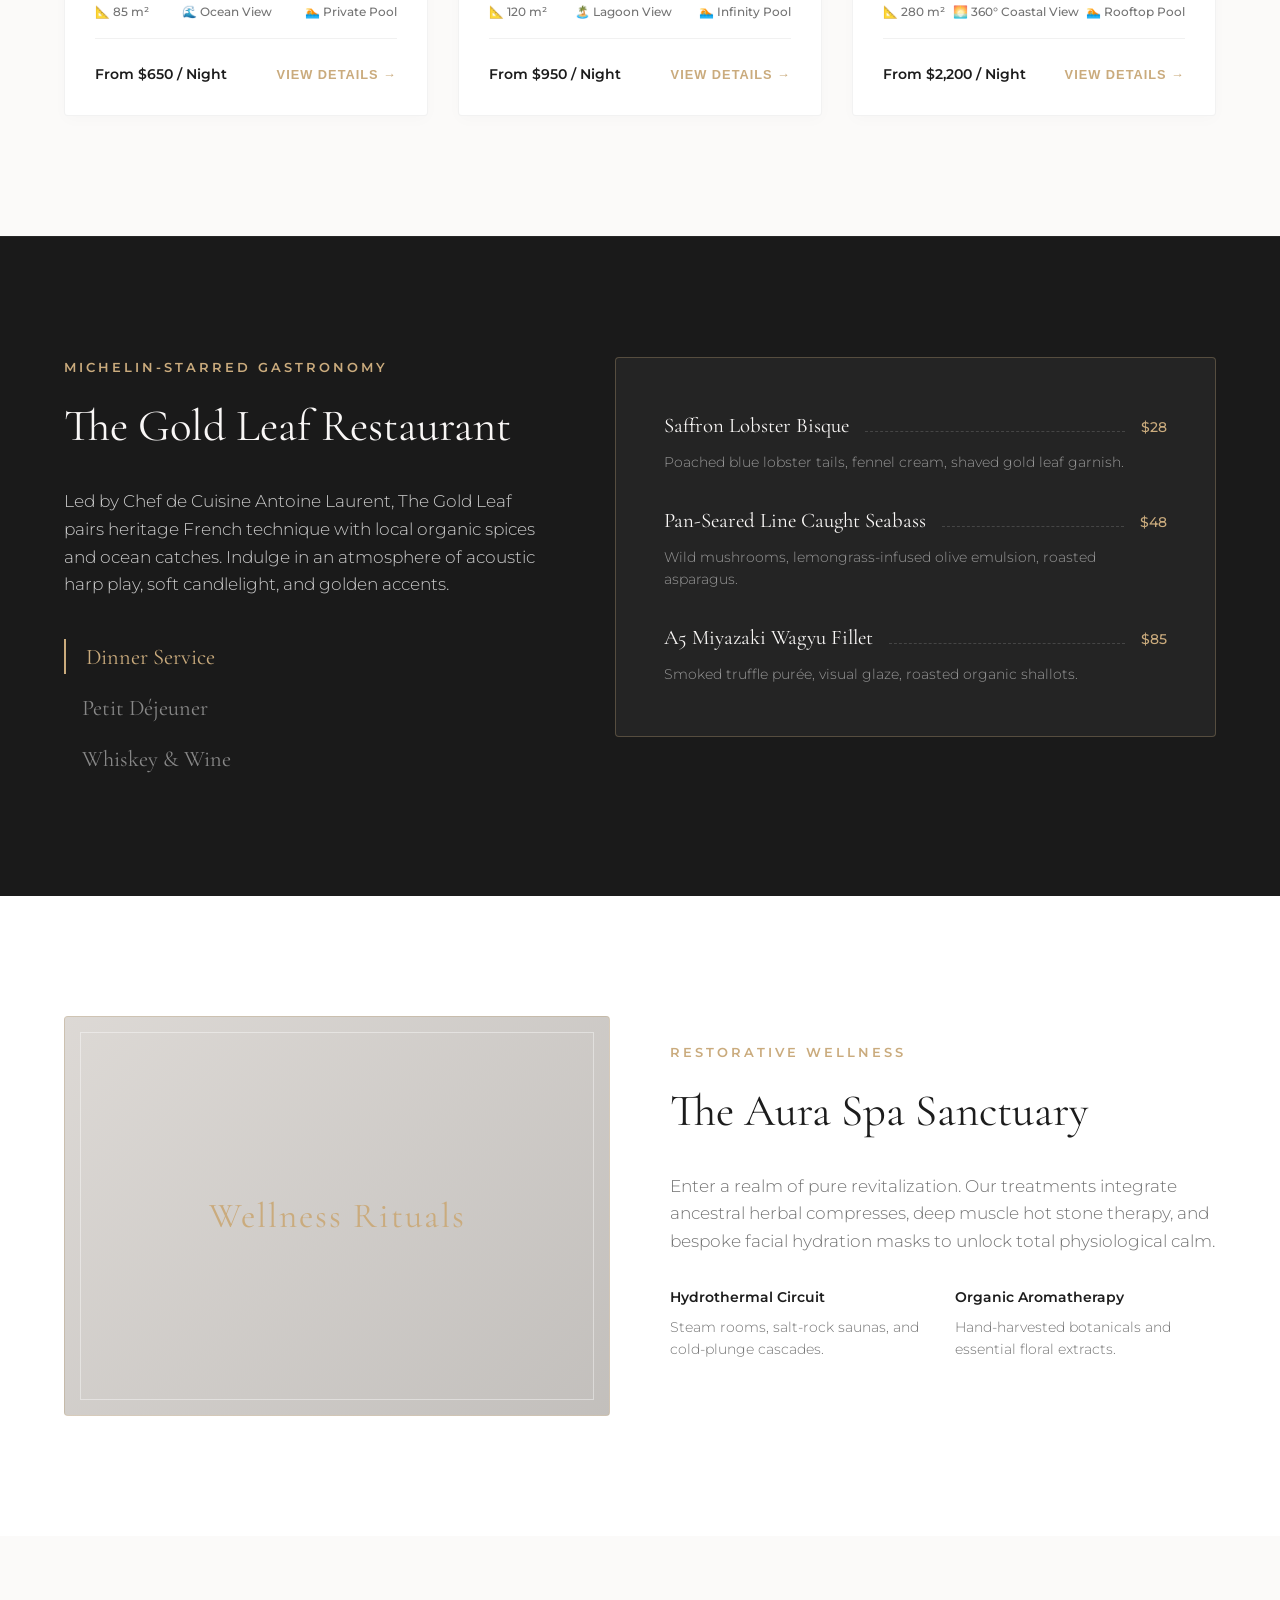
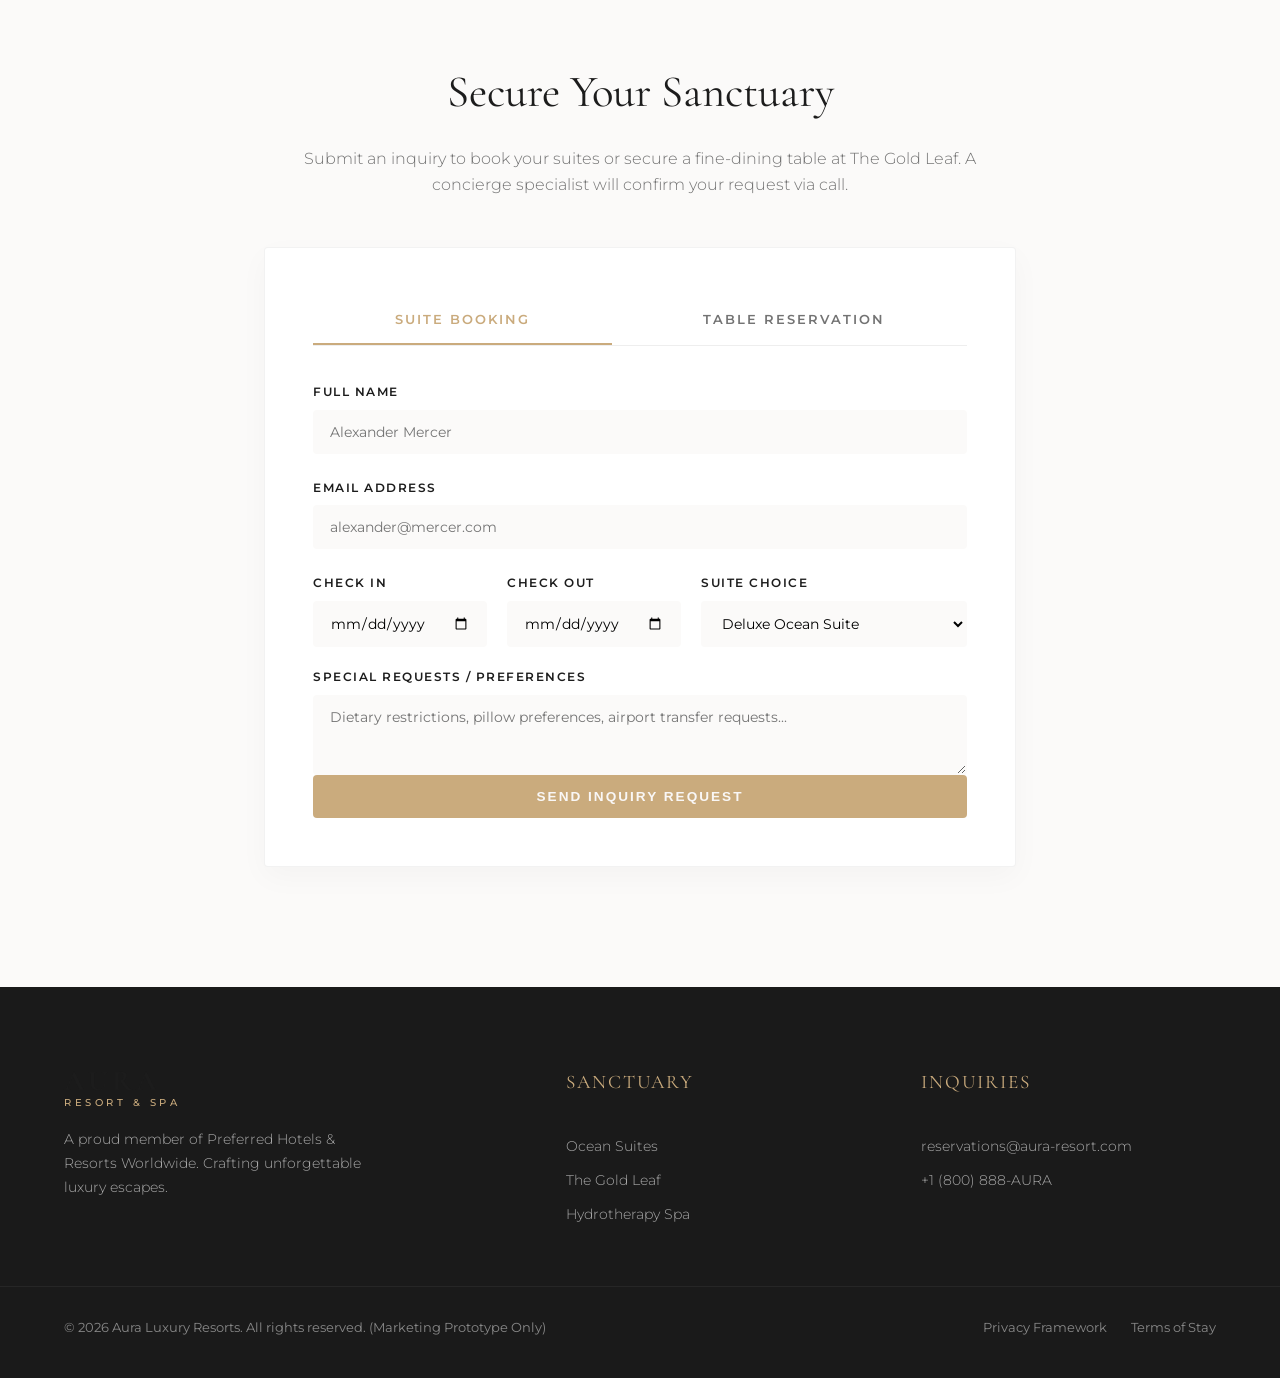
<file: projects/hotel/index.html>
<!DOCTYPE html>
<html lang="en">
<head>
  <meta charset="UTF-8">
  <meta name="viewport" content="width=device-width, initial-scale=1.0">
  <title>Aura Resort & Spa | Luxury Sanctuary & Fine Dining</title>
  <meta name="description" content="Immerse yourself in Aura Resort & Spa. Indulge in bespoke ocean suites, award-winning spa treatments, and Michelin-starred dining at The Gold Leaf.">
  <link rel="preconnect" href="https://fonts.googleapis.com">
  <link rel="preconnect" href="https://fonts.gstatic.com" crossorigin>
  <link href="https://fonts.googleapis.com/css2?family=Cormorant+Garamond:ital,wght@0,400;0,600;0,700;1,400&family=Montserrat:wght@300;400;500;600&display=swap" rel="stylesheet">
  <link rel="stylesheet" href="style.css">
</head>
<body>

  <!-- Navigation -->
  <header class="header" id="site-header">
    <div class="container header-container">
      <a href="#" class="logo" id="aura-logo">
        <span class="logo-serif">AURA</span>
        <span class="logo-sub">RESORT & SPA</span>
      </a>

      <button class="mobile-toggle" id="menu-toggle" aria-label="Toggle Navigation Menu">
        <span></span>
        <span></span>
      </button>

      <nav class="nav" id="navigation-menu">
        <a href="#hero" class="nav-link active">The Sanctuary</a>
        <a href="#suites" class="nav-link">Suites</a>
        <a href="#dining" class="nav-link">The Gold Leaf Restaurant</a>
        <a href="#spa" class="nav-link">Wellness</a>
        <a href="#reserve" class="nav-cta" id="nav-reserve-btn">Reserve</a>
      </nav>
    </div>
  </header>

  <main>
    <!-- Hero Section -->
    <section class="hero" id="hero">
      <div class="hero-backdrop"></div>
      <div class="container hero-grid">
        <div class="hero-intro">
          <span class="hero-tag">A HAVEN OF TRANQUILITY</span>
          <h1 class="hero-title">Where Serenity Meets Refined Opulence</h1>
          <p class="hero-desc">Nestled on pristine shores, Aura offers an sanctuary of bespoke luxury, restorative wellness, and epicurean artistry designed to rejuvenate the soul.</p>
          <div class="hero-actions">
            <a href="#suites" class="btn btn-gold" id="btn-explore-suites">Discover Suites</a>
            <a href="#dining" class="btn btn-outline" id="btn-explore-dining">View Fine Dining</a>
          </div>
        </div>
        <div class="hero-visual">
          <div class="visual-border">
            <div class="hotel-shield">
              <svg viewBox="0 0 100 100" class="shield-svg">
                <path d="M50 5 L85 20 V60 C85 80 50 95 50 95 C50 95 15 80 15 60 V20 Z" fill="none" stroke="currentColor" stroke-width="2"/>
                <text x="50" y="55" font-family="'Cormorant Garamond', serif" font-size="28" font-weight="600" text-anchor="middle" fill="currentColor">A</text>
              </svg>
              <h3>Est. 2012</h3>
              <p>Five-Star Diamond Award</p>
            </div>
          </div>
        </div>
      </div>
    </section>

    <!-- Suites Section -->
    <section class="suites" id="suites">
      <div class="container">
        <div class="section-heading">
          <span class="gold-subtitle">LUXURY LIVING</span>
          <h2>Bespoke Private Residences & Suites</h2>
          <p>Each villa offers panoramic ocean views, private infinity pools, and round-the-clock butler service.</p>
        </div>

        <div class="suites-grid">
          <!-- Suite 1 -->
          <div class="suite-card" id="suite-deluxe">
            <div class="suite-img-placeholder">
              <span class="suite-initial">DS</span>
            </div>
            <div class="suite-info">
              <h3>Deluxe Ocean Suite</h3>
              <p>An elegant open-plan haven with sweeping terrace access, marbled rain shower, and pristine coastal vistas.</p>
              <div class="suite-amenities">
                <span>📐 85 m²</span>
                <span>🌊 Ocean View</span>
                <span>🏊 Private Pool</span>
              </div>
              <div class="suite-action">
                <span class="price-indicator">From $650 / Night</span>
                <button class="btn-text-gold view-suite-trigger" data-suite="Deluxe Ocean Suite">View Details &rarr;</button>
              </div>
            </div>
          </div>

          <!-- Suite 2 -->
          <div class="suite-card" id="suite-panorama">
            <div class="suite-img-placeholder">
              <span class="suite-initial">PS</span>
            </div>
            <div class="suite-info">
              <h3>Panorama Lagoon Villa</h3>
              <p>Suspended over crystalline water with glass floor observation portals and an expansive teak dining deck.</p>
              <div class="suite-amenities">
                <span>📐 120 m²</span>
                <span>🏝️ Lagoon View</span>
                <span>🏊 Infinity Pool</span>
              </div>
              <div class="suite-action">
                <span class="price-indicator">From $950 / Night</span>
                <button class="btn-text-gold view-suite-trigger" data-suite="Panorama Lagoon Villa">View Details &rarr;</button>
              </div>
            </div>
          </div>

          <!-- Suite 3 -->
          <div class="suite-card" id="suite-presidential">
            <div class="suite-img-placeholder">
              <span class="suite-initial">IS</span>
            </div>
            <div class="suite-info">
              <h3>Imperial Sanctuary Penthouse</h3>
              <p>The ultimate sky-residence featuring dual master bedrooms, curated art gallery, private helipad, and personal chef.</p>
              <div class="suite-amenities">
                <span>📐 280 m²</span>
                <span>🌅 360° Coastal View</span>
                <span>🏊 Rooftop Pool</span>
              </div>
              <div class="suite-action">
                <span class="price-indicator">From $2,200 / Night</span>
                <button class="btn-text-gold view-suite-trigger" data-suite="Imperial Sanctuary Penthouse">View Details &rarr;</button>
              </div>
            </div>
          </div>
        </div>
      </div>
    </section>

    <!-- Dining Section (The Gold Leaf Restaurant) -->
    <section class="dining" id="dining">
      <div class="container">
        <div class="dining-split">
          <div class="dining-desc-panel">
            <span class="gold-subtitle">MICHELIN-STARRED GASTRONOMY</span>
            <h2>The Gold Leaf Restaurant</h2>
            <p>Led by Chef de Cuisine Antoine Laurent, The Gold Leaf pairs heritage French technique with local organic spices and ocean catches. Indulge in an atmosphere of acoustic harp play, soft candlelight, and golden accents.</p>
            
            <div class="menu-selector-tabs">
              <button class="menu-tab active" data-menu="dinner" id="menu-dinner-tab">Dinner Service</button>
              <button class="menu-tab" data-menu="breakfast" id="menu-breakfast-tab">Petit Déjeuner</button>
              <button class="menu-tab" data-menu="cellar" id="menu-cellar-tab">Whiskey & Wine</button>
            </div>
          </div>

          <div class="dining-menu-panel">
            <div class="menu-content active" id="menu-dinner">
              <div class="menu-item">
                <div class="menu-item-header">
                  <h4>Saffron Lobster Bisque</h4>
                  <span class="menu-price">$28</span>
                </div>
                <p>Poached blue lobster tails, fennel cream, shaved gold leaf garnish.</p>
              </div>
              <div class="menu-item">
                <div class="menu-item-header">
                  <h4>Pan-Seared Line Caught Seabass</h4>
                  <span class="menu-price">$48</span>
                </div>
                <p>Wild mushrooms, lemongrass-infused olive emulsion, roasted asparagus.</p>
              </div>
              <div class="menu-item">
                <div class="menu-item-header">
                  <h4>A5 Miyazaki Wagyu Fillet</h4>
                  <span class="menu-price">$85</span>
                </div>
                <p>Smoked truffle purée, visual glaze, roasted organic shallots.</p>
              </div>
            </div>

            <div class="menu-content" id="menu-breakfast">
              <div class="menu-item">
                <div class="menu-item-header">
                  <h4>Aura Pastry Basket</h4>
                  <span class="menu-price">$16</span>
                </div>
                <p>Flaky butter croissants, pain au chocolat, wild berry jam, house churned butter.</p>
              </div>
              <div class="menu-item">
                <div class="menu-item-header">
                  <h4>Truffled Eggs Benedict</h4>
                  <span class="menu-price">$26</span>
                </div>
                <p>Organic poached eggs, artisanal smoked salmon, truffle hollandaise, toasted brioche.</p>
              </div>
            </div>

            <div class="menu-content" id="menu-cellar">
              <div class="menu-item">
                <div class="menu-item-header">
                  <h4>Dom Pérignon Vintage, 2012</h4>
                  <span class="menu-price">$75 / Glass</span>
                </div>
                <p>Rich and expressive with toasted brioche, pear, and limestone minerals.</p>
              </div>
              <div class="menu-item">
                <div class="menu-item-header">
                  <h4>Aura Smoked Old Fashioned</h4>
                  <span class="menu-price">$24</span>
                </div>
                <p>Bespoke oak-aged single malt whiskey, organic saffron syrup, angostura bitters, orange peel.</p>
              </div>
            </div>
          </div>
        </div>
      </div>
    </section>

    <!-- Wellness & Spa Section -->
    <section class="spa" id="spa">
      <div class="container spa-grid">
        <div class="spa-visual">
          <div class="spa-ornament">
            <span>Wellness Rituals</span>
          </div>
        </div>
        <div class="spa-content">
          <span class="gold-subtitle">RESTORATIVE WELLNESS</span>
          <h2>The Aura Spa Sanctuary</h2>
          <p>Enter a realm of pure revitalization. Our treatments integrate ancestral herbal compresses, deep muscle hot stone therapy, and bespoke facial hydration masks to unlock total physiological calm.</p>
          <div class="spa-features">
            <div class="spa-feat-item">
              <strong>Hydrothermal Circuit</strong>
              <p>Steam rooms, salt-rock saunas, and cold-plunge cascades.</p>
            </div>
            <div class="spa-feat-item">
              <strong>Organic Aromatherapy</strong>
              <p>Hand-harvested botanicals and essential floral extracts.</p>
            </div>
          </div>
        </div>
      </div>
    </section>

    <!-- Reservation Form Section -->
    <section class="reserve" id="reserve">
      <div class="container reserve-container">
        <div class="reserve-header">
          <h2>Secure Your Sanctuary</h2>
          <p>Submit an inquiry to book your suites or secure a fine-dining table at The Gold Leaf. A concierge specialist will confirm your request via call.</p>
        </div>

        <div class="reserve-form-wrapper">
          <form class="reserve-form" id="booking-inquiry-form">
            <div class="form-tabs">
              <button type="button" class="form-tab-btn active" data-type="room" id="tab-room-btn">Suite Booking</button>
              <button type="button" class="form-tab-btn" data-type="table" id="tab-table-btn">Table Reservation</button>
            </div>
            
            <div class="form-grid">
              <div class="form-group">
                <label for="guest-name">Full Name</label>
                <input type="text" id="guest-name" name="name" required placeholder="Alexander Mercer">
              </div>

              <div class="form-group">
                <label for="guest-email">Email Address</label>
                <input type="email" id="guest-email" name="email" required placeholder="alexander@mercer.com">
              </div>

              <!-- Switchable Fields: Room Section -->
              <div class="form-row-group" id="room-fields">
                <div class="form-group">
                  <label for="check-in">Check In</label>
                  <input type="date" id="check-in" name="checkin">
                </div>
                <div class="form-group">
                  <label for="check-out">Check Out</label>
                  <input type="date" id="check-out" name="checkout">
                </div>
                <div class="form-group">
                  <label for="suite-selection">Suite Choice</label>
                  <select id="suite-selection" name="suite">
                    <option value="deluxe">Deluxe Ocean Suite</option>
                    <option value="panorama">Panorama Lagoon Villa</option>
                    <option value="presidential">Imperial Sanctuary Penthouse</option>
                  </select>
                </div>
              </div>

              <!-- Switchable Fields: Table Section (Hidden by Default) -->
              <div class="form-row-group hidden" id="table-fields">
                <div class="form-group">
                  <label for="booking-date">Dinner Date</label>
                  <input type="date" id="booking-date" name="bookdate">
                </div>
                <div class="form-group">
                  <label for="booking-time">Time Slot</label>
                  <select id="booking-time" name="booktime">
                    <option value="18:00">06:00 PM</option>
                    <option value="19:30">07:30 PM</option>
                    <option value="21:00">09:00 PM</option>
                  </select>
                </div>
                <div class="form-group">
                  <label for="guests-count">Guests</label>
                  <select id="guests-count" name="guests">
                    <option value="2">2 Guests</option>
                    <option value="4">4 Guests</option>
                    <option value="6">6+ Guests</option>
                  </select>
                </div>
              </div>
            </div>

            <div class="form-group" style="margin-top: 20px;">
              <label for="guest-notes">Special Requests / Preferences</label>
              <textarea id="guest-notes" name="notes" rows="3" placeholder="Dietary restrictions, pillow preferences, airport transfer requests..."></textarea>
            </div>

            <button type="submit" class="btn btn-gold btn-block" id="btn-submit-inquiry">Send Inquiry Request</button>
          </form>
        </div>
      </div>
    </section>
  </main>

  <!-- Footer -->
  <footer class="footer">
    <div class="container footer-grid">
      <div class="footer-brand">
        <a href="#" class="logo">
          <span class="logo-serif">AURA</span>
          <span class="logo-sub">RESORT & SPA</span>
        </a>
        <p>A proud member of Preferred Hotels & Resorts Worldwide. Crafting unforgettable luxury escapes.</p>
      </div>
      <div class="footer-links">
        <h4>SANCTUARY</h4>
        <a href="#suites">Ocean Suites</a>
        <a href="#dining">The Gold Leaf</a>
        <a href="#spa">Hydrotherapy Spa</a>
      </div>
      <div class="footer-links">
        <h4>INQUIRIES</h4>
        <p>reservations@aura-resort.com</p>
        <p>+1 (800) 888-AURA</p>
      </div>
    </div>
    <div class="footer-bottom">
      <div class="container footer-bottom-flex">
        <p>&copy; 2026 Aura Luxury Resorts. All rights reserved. (Marketing Prototype Only)</p>
        <div class="footer-legal">
          <a href="#">Privacy Framework</a>
          <a href="#">Terms of Stay</a>
        </div>
      </div>
    </div>
  </footer>

  <!-- Lightbox Suite Details Modal -->
  <div class="modal" id="suite-lightbox">
    <div class="modal-overlay" id="lightbox-overlay"></div>
    <div class="modal-content">
      <button class="modal-close" id="lightbox-close" aria-label="Close modal">&times;</button>
      <div class="modal-body" id="lightbox-content">
        <!-- Rendered dynamically by script.js -->
      </div>
    </div>
  </div>

  <script src="script.js"></script>
</body>
</html>
</file>
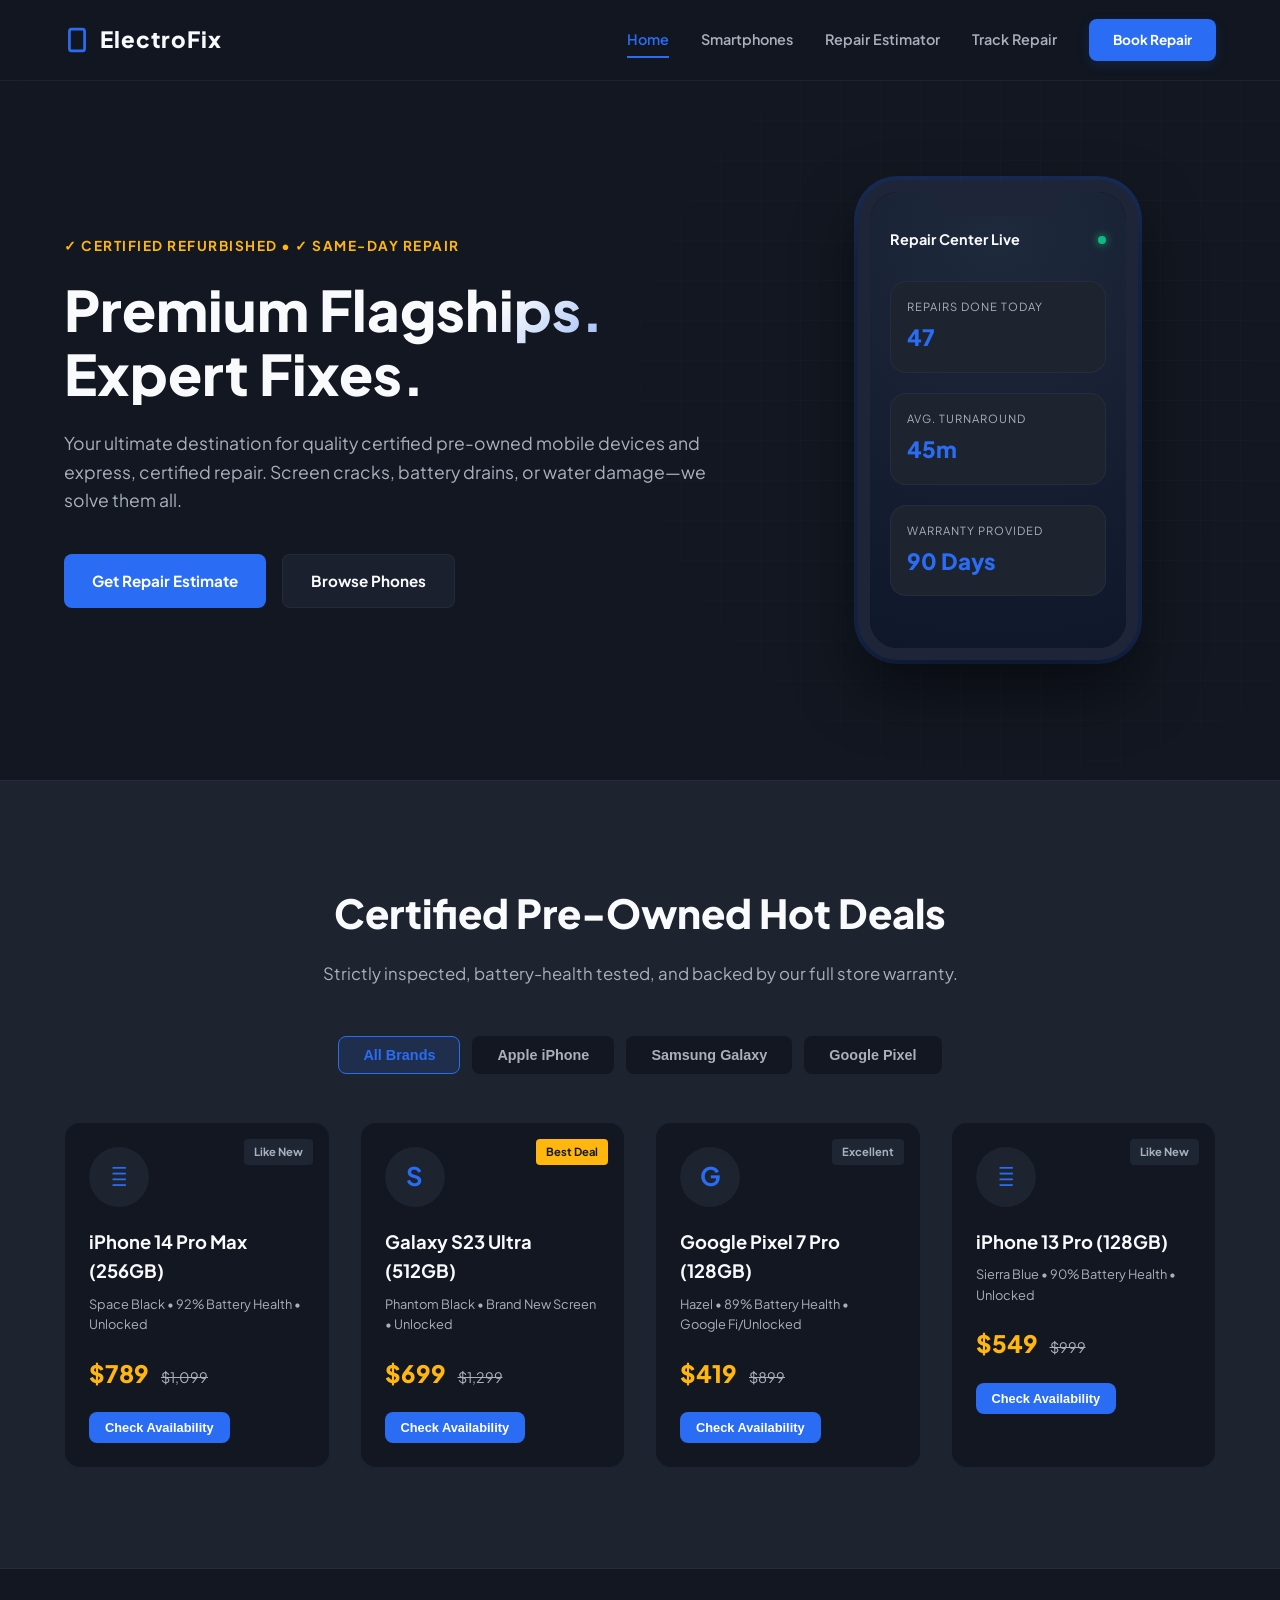
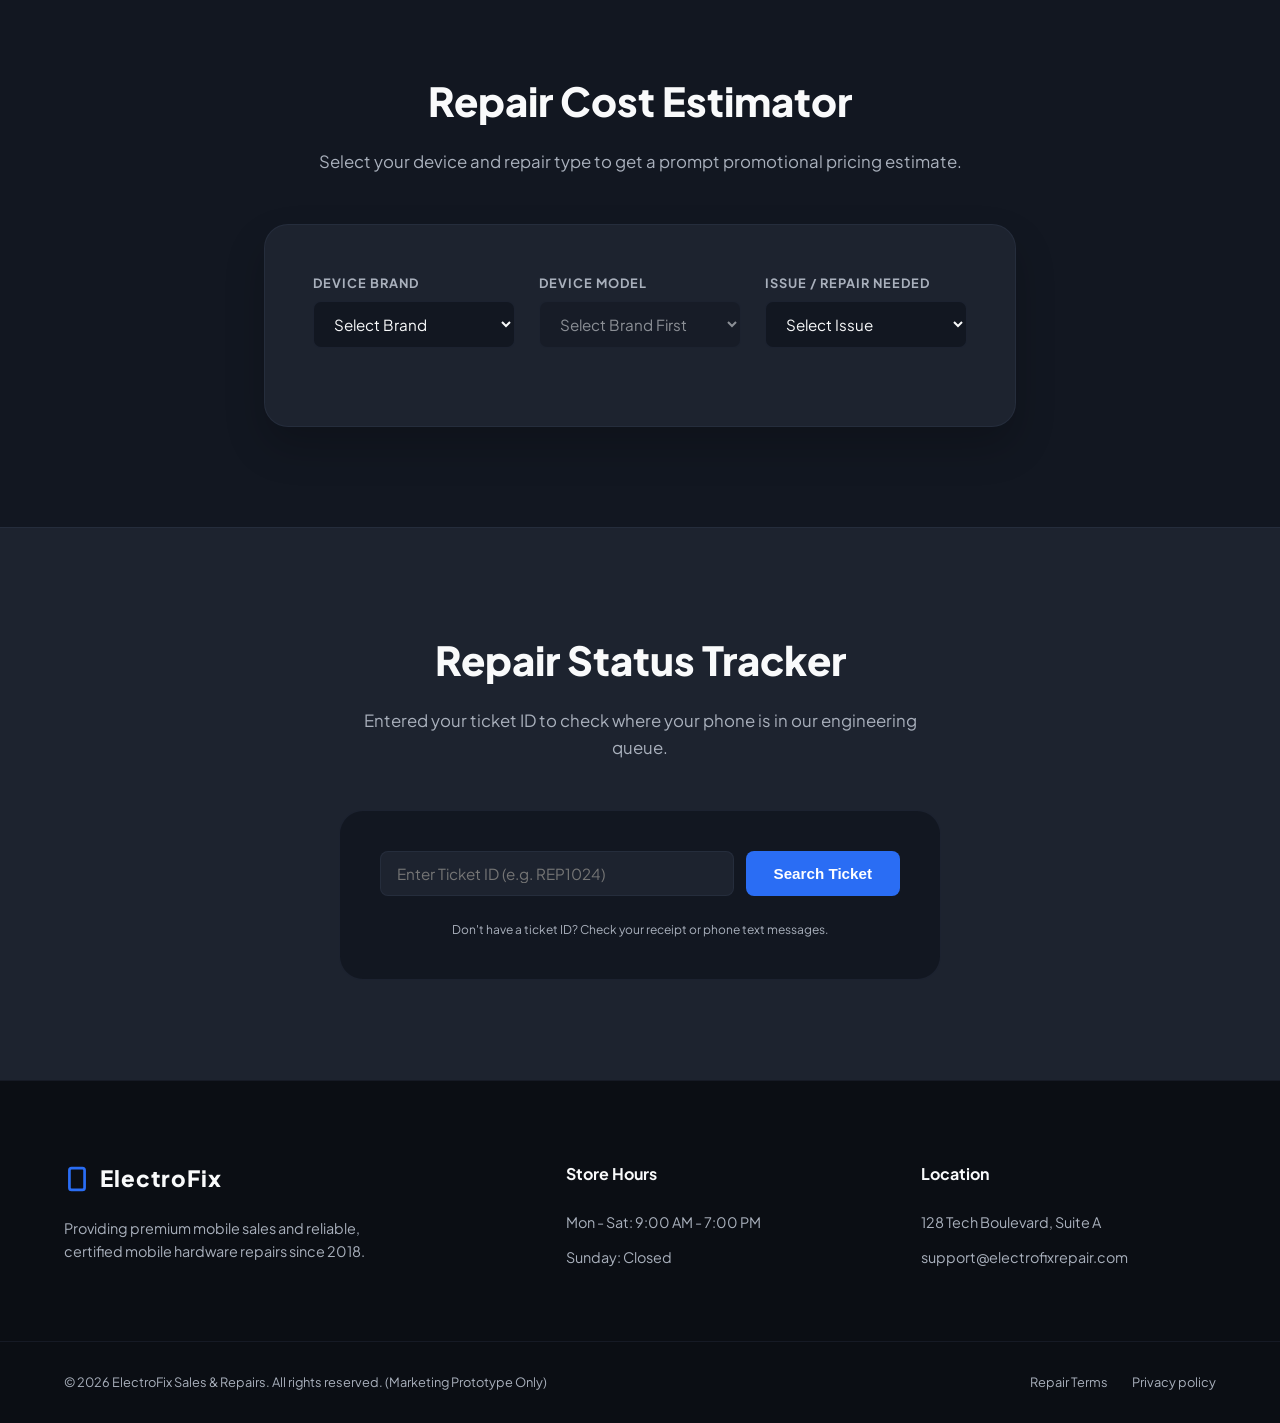
<file: projects/mobile/index.html>
<!DOCTYPE html>
<html lang="en">
<head>
  <meta charset="UTF-8">
  <meta name="viewport" content="width=device-width, initial-scale=1.0">
  <title>ElectroFix | Certified Pre-Owned Mobiles & Professional Repair</title>
  <meta name="description" content="ElectroFix is your local destination for premium certified pre-owned smartphones and express hardware/software repair services. Get instant quotes online.">
  <link rel="preconnect" href="https://fonts.googleapis.com">
  <link rel="preconnect" href="https://fonts.gstatic.com" crossorigin>
  <link href="https://fonts.googleapis.com/css2?family=Plus+Jakarta+Sans:wght@300;400;500;600;700;800&display=swap" rel="stylesheet">
  <link rel="stylesheet" href="style.css">
</head>
<body>

  <!-- Header -->
  <header class="header" id="navbar">
    <div class="container header-container">
      <a href="#" class="logo">
        <svg class="logo-icon" viewBox="0 0 24 24" fill="none" stroke="currentColor" stroke-width="2.5">
          <rect x="5" y="2" width="14" height="20" rx="2" ry="2"/>
          <line x1="12" y1="18" x2="12.01" y2="18"/>
        </svg>
        <span>ElectroFix</span>
      </a>

      <button class="hamburger-menu" id="menu-toggle" aria-label="Toggle Navigation">
        <span></span>
        <span></span>
        <span></span>
      </button>

      <nav class="nav-menu" id="nav-links">
        <a href="#hero" class="nav-link active">Home</a>
        <a href="#catalog" class="nav-link">Smartphones</a>
        <a href="#estimator" class="nav-link">Repair Estimator</a>
        <a href="#tracker" class="nav-link">Track Repair</a>
        <a href="#estimator" class="nav-cta-btn">Book Repair</a>
      </nav>
    </div>
  </header>

  <main>
    <!-- Hero Section -->
    <section class="hero-section" id="hero">
      <div class="grid-overlay"></div>
      <div class="container hero-grid">
        <div class="hero-text">
          <span class="promo-tag">✓ Certified Refurbished &bull; ✓ Same-Day Repair</span>
          <h1 class="hero-title">Premium Flagships. Expert Fixes.</h1>
          <p class="hero-desc">Your ultimate destination for quality certified pre-owned mobile devices and express, certified repair. Screen cracks, battery drains, or water damage—we solve them all.</p>
          <div class="hero-btns">
            <a href="#estimator" class="btn btn-primary" id="btn-quote-scroll">Get Repair Estimate</a>
            <a href="#catalog" class="btn btn-secondary" id="btn-deals-scroll">Browse Phones</a>
          </div>
        </div>
        
        <div class="hero-card-panel">
          <div class="device-showcase-card">
            <div class="screen-header">
              <span class="notch"></span>
            </div>
            <div class="screen-body">
              <div class="app-header">
                <h3>Repair Center Live</h3>
                <span class="live-dot"></span>
              </div>
              <div class="stat-bubble">
                <span class="bubble-title">Repairs Done Today</span>
                <span class="bubble-number">47</span>
              </div>
              <div class="stat-bubble">
                <span class="bubble-title">Avg. Turnaround</span>
                <span class="bubble-number">45m</span>
              </div>
              <div class="stat-bubble">
                <span class="bubble-title">Warranty Provided</span>
                <span class="bubble-number">90 Days</span>
              </div>
            </div>
          </div>
        </div>
      </div>
    </section>

    <!-- Sales Catalog Section -->
    <section class="catalog-section" id="catalog">
      <div class="container">
        <div class="section-title">
          <h2>Certified Pre-Owned Hot Deals</h2>
          <p>Strictly inspected, battery-health tested, and backed by our full store warranty.</p>
        </div>

        <div class="filter-tabs">
          <button class="filter-tab active" data-brand="all" id="btn-filter-all">All Brands</button>
          <button class="filter-tab" data-brand="apple" id="btn-filter-apple">Apple iPhone</button>
          <button class="filter-tab" data-brand="samsung" id="btn-filter-samsung">Samsung Galaxy</button>
          <button class="filter-tab" data-brand="google" id="btn-filter-google">Google Pixel</button>
        </div>

        <div class="catalog-grid" id="catalog-container">
          <!-- Card 1 -->
          <div class="phone-card" data-brand="apple">
            <div class="phone-badge">Like New</div>
            <div class="phone-avatar-placeholder"></div>
            <div class="phone-info">
              <h3>iPhone 14 Pro Max (256GB)</h3>
              <p class="phone-specs">Space Black &bull; 92% Battery Health &bull; Unlocked</p>
              <div class="price-row">
                <span class="promo-price">$789</span>
                <span class="retail-price">$1,099</span>
              </div>
              <button class="btn btn-primary btn-sm deal-inquire-trigger" data-phone="iPhone 14 Pro Max">Check Availability</button>
            </div>
          </div>

          <!-- Card 2 -->
          <div class="phone-card" data-brand="samsung">
            <div class="phone-badge promo">Best Deal</div>
            <div class="phone-avatar-placeholder">S</div>
            <div class="phone-info">
              <h3>Galaxy S23 Ultra (512GB)</h3>
              <p class="phone-specs">Phantom Black &bull; Brand New Screen &bull; Unlocked</p>
              <div class="price-row">
                <span class="promo-price">$699</span>
                <span class="retail-price">$1,299</span>
              </div>
              <button class="btn btn-primary btn-sm deal-inquire-trigger" data-phone="Galaxy S23 Ultra">Check Availability</button>
            </div>
          </div>

          <!-- Card 3 -->
          <div class="phone-card" data-brand="google">
            <div class="phone-badge">Excellent</div>
            <div class="phone-avatar-placeholder">G</div>
            <div class="phone-info">
              <h3>Google Pixel 7 Pro (128GB)</h3>
              <p class="phone-specs">Hazel &bull; 89% Battery Health &bull; Google Fi/Unlocked</p>
              <div class="price-row">
                <span class="promo-price">$419</span>
                <span class="retail-price">$899</span>
              </div>
              <button class="btn btn-primary btn-sm deal-inquire-trigger" data-phone="Google Pixel 7 Pro">Check Availability</button>
            </div>
          </div>

          <!-- Card 4 -->
          <div class="phone-card" data-brand="apple">
            <div class="phone-badge">Like New</div>
            <div class="phone-avatar-placeholder"></div>
            <div class="phone-info">
              <h3>iPhone 13 Pro (128GB)</h3>
              <p class="phone-specs">Sierra Blue &bull; 90% Battery Health &bull; Unlocked</p>
              <div class="price-row">
                <span class="promo-price">$549</span>
                <span class="retail-price">$999</span>
              </div>
              <button class="btn btn-primary btn-sm deal-inquire-trigger" data-phone="iPhone 13 Pro">Check Availability</button>
            </div>
          </div>
        </div>
      </div>
    </section>

    <!-- Interactive Estimator Section -->
    <section class="estimator-section" id="estimator">
      <div class="container estimator-container">
        <div class="section-title text-center">
          <h2>Repair Cost Estimator</h2>
          <p>Select your device and repair type to get a prompt promotional pricing estimate.</p>
        </div>

        <div class="estimator-box">
          <form class="estimator-form" id="price-calculator-form">
            <div class="form-grid">
              <div class="form-group">
                <label for="device-brand">Device Brand</label>
                <select id="device-brand" required>
                  <option value="" disabled selected>Select Brand</option>
                  <option value="apple">Apple</option>
                  <option value="samsung">Samsung</option>
                  <option value="google">Google</option>
                </select>
              </div>

              <div class="form-group">
                <label for="device-model">Device Model</label>
                <select id="device-model" required disabled>
                  <option value="" disabled selected>Select Brand First</option>
                </select>
              </div>

              <div class="form-group">
                <label for="repair-service">Issue / Repair Needed</label>
                <select id="repair-service" required>
                  <option value="" disabled selected>Select Issue</option>
                  <option value="screen" data-coef="1.5">Cracked Screen Replacement</option>
                  <option value="battery" data-coef="0.6">Battery Replacement / Drain</option>
                  <option value="port" data-coef="0.7">Charging Port Malfunction</option>
                  <option value="camera" data-coef="1.0">Back Camera Lens Repair</option>
                </select>
              </div>
            </div>

            <!-- Price Output Panel -->
            <div class="estimate-result-panel hidden" id="result-display-panel">
              <div class="estimate-label">Estimated Service Cost</div>
              <div class="estimate-value" id="calculated-price">$0</div>
              <p class="estimate-notes">Includes certified parts, professional labor, and 90 days warranty.</p>
              
              <!-- Lead Booking fields -->
              <div class="lead-fields" style="margin-top: 24px; padding-top: 24px; border-top: 1px dashed rgba(255,255,255,0.15)">
                <h4 style="margin-bottom: 12px; font-weight: 600">Reserve an Appointment Slot</h4>
                <div class="form-grid" style="grid-template-columns: 1fr 1fr; gap: 16px;">
                  <div class="form-group">
                    <label for="client-name">Full Name</label>
                    <input type="text" id="client-name" placeholder="Johnathan Doe">
                  </div>
                  <div class="form-group">
                    <label for="client-phone">Contact Number</label>
                    <input type="tel" id="client-phone" placeholder="(555) 123-4567">
                  </div>
                </div>
                <button type="submit" class="btn btn-accent btn-block" style="margin-top: 16px;">Confirm Appointment Slot</button>
              </div>
            </div>
          </form>
        </div>
      </div>
    </section>

    <!-- Tracker Section -->
    <section class="tracker-section" id="tracker">
      <div class="container tracker-container">
        <div class="section-title text-center">
          <h2>Repair Status Tracker</h2>
          <p>Entered your ticket ID to check where your phone is in our engineering queue.</p>
        </div>

        <div class="tracker-box">
          <div class="tracker-input-row">
            <input type="text" id="ticket-id-input" placeholder="Enter Ticket ID (e.g. REP1024)">
            <button class="btn btn-primary" id="btn-track-ticket">Search Ticket</button>
          </div>
          
          <div class="tracker-result-wrapper hidden" id="tracker-result-box">
            <!-- Rendered by JS -->
          </div>
          <p class="tracker-tip">Don't have a ticket ID? Check your receipt or phone text messages.</p>
        </div>
      </div>
    </section>
  </main>

  <!-- Footer -->
  <footer class="footer">
    <div class="container footer-grid">
      <div class="footer-about">
        <a href="#" class="logo">
          <svg class="logo-icon" viewBox="0 0 24 24" fill="none" stroke="currentColor" stroke-width="2.5">
            <rect x="5" y="2" width="14" height="20" rx="2" ry="2"/>
            <line x1="12" y1="18" x2="12.01" y2="18"/>
          </svg>
          <span>ElectroFix</span>
        </a>
        <p>Providing premium mobile sales and reliable, certified mobile hardware repairs since 2018.</p>
      </div>
      <div class="footer-contact">
        <h4>Store Hours</h4>
        <p>Mon - Sat: 9:00 AM - 7:00 PM</p>
        <p>Sunday: Closed</p>
      </div>
      <div class="footer-contact">
        <h4>Location</h4>
        <p>128 Tech Boulevard, Suite A</p>
        <p>support@electrofixrepair.com</p>
      </div>
    </div>
    <div class="footer-bottom">
      <div class="container footer-bottom-flex">
        <p>&copy; 2026 ElectroFix Sales & Repairs. All rights reserved. (Marketing Prototype Only)</p>
        <div class="legal">
          <a href="#">Repair Terms</a>
          <a href="#">Privacy policy</a>
        </div>
      </div>
    </div>
  </footer>

  <!-- Modal for Purchase Check Availability -->
  <div class="modal" id="catalog-modal">
    <div class="modal-overlay" id="catalog-modal-overlay"></div>
    <div class="modal-content">
      <button class="modal-close" id="catalog-modal-close" aria-label="Close modal">&times;</button>
      <div class="modal-body" id="catalog-modal-body">
        <!-- Rendered by JS -->
      </div>
    </div>
  </div>

  <script src="script.js"></script>
</body>
</html>
</file>
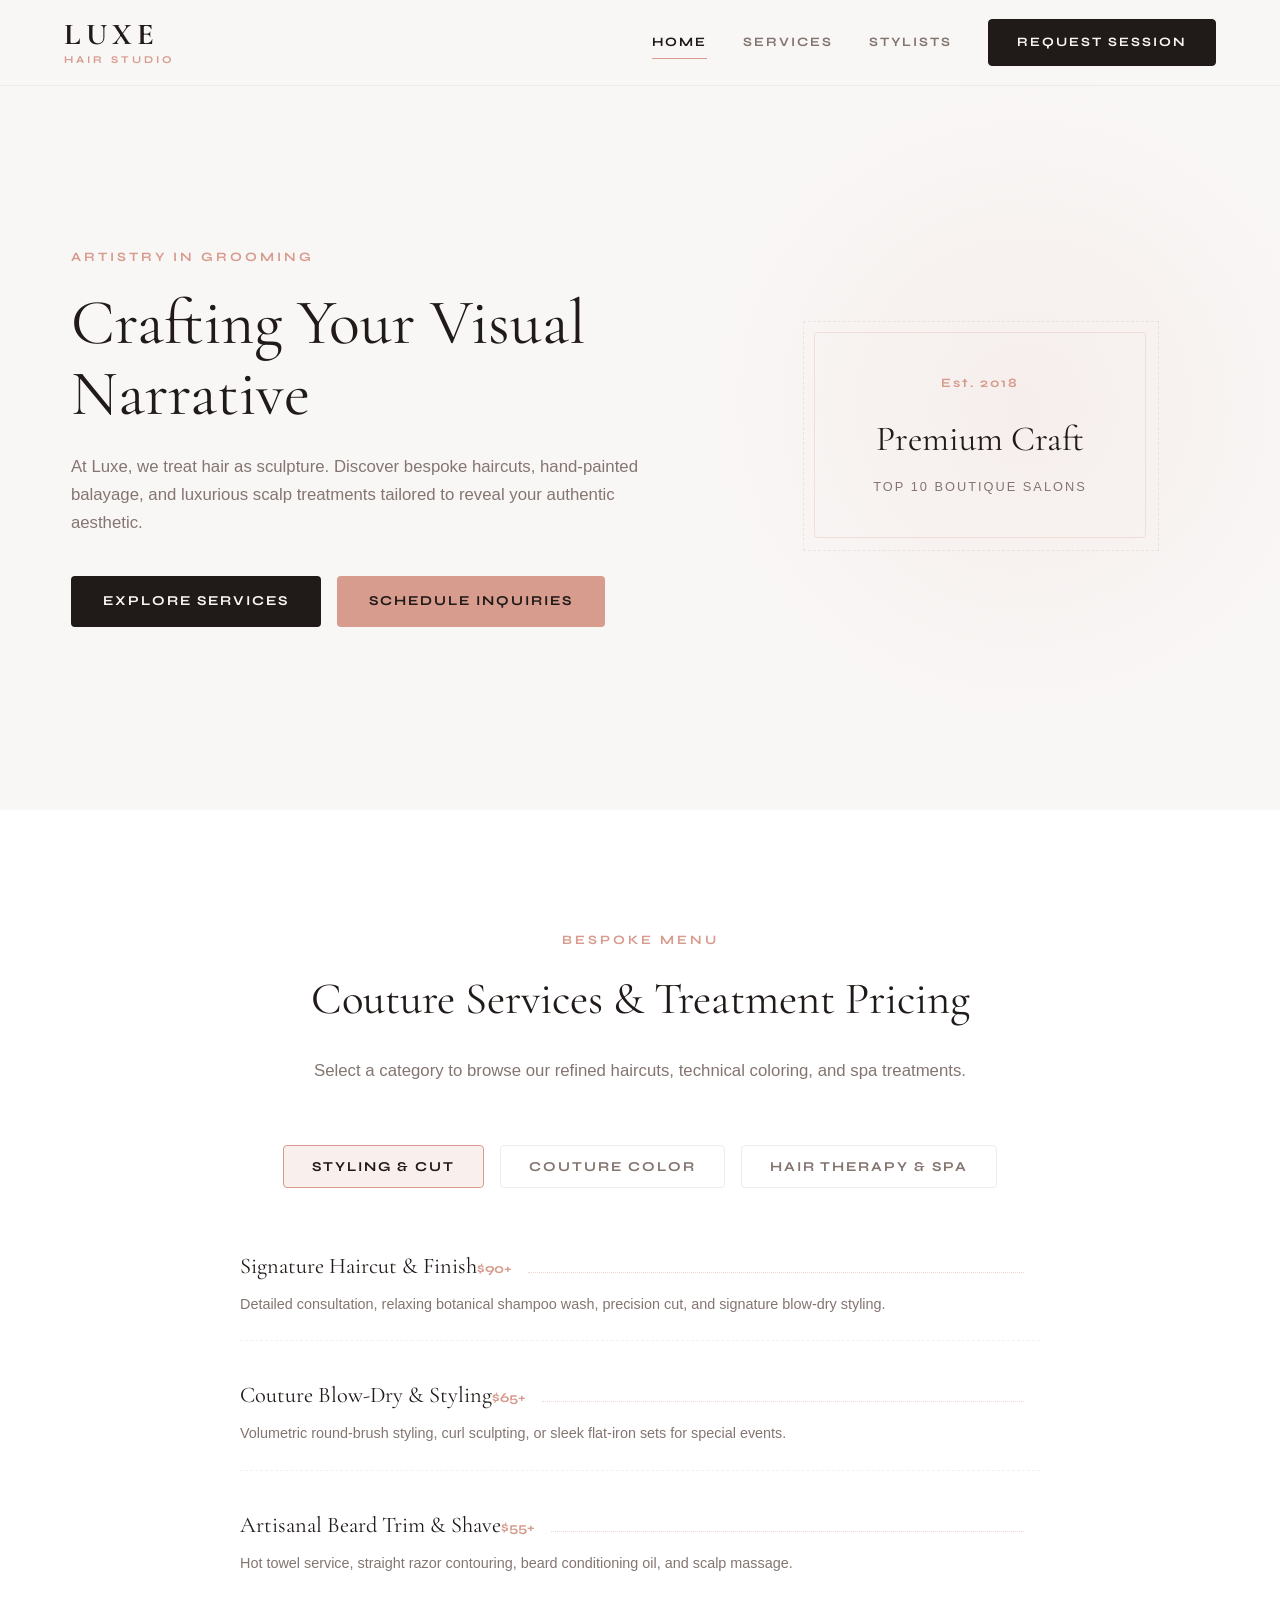
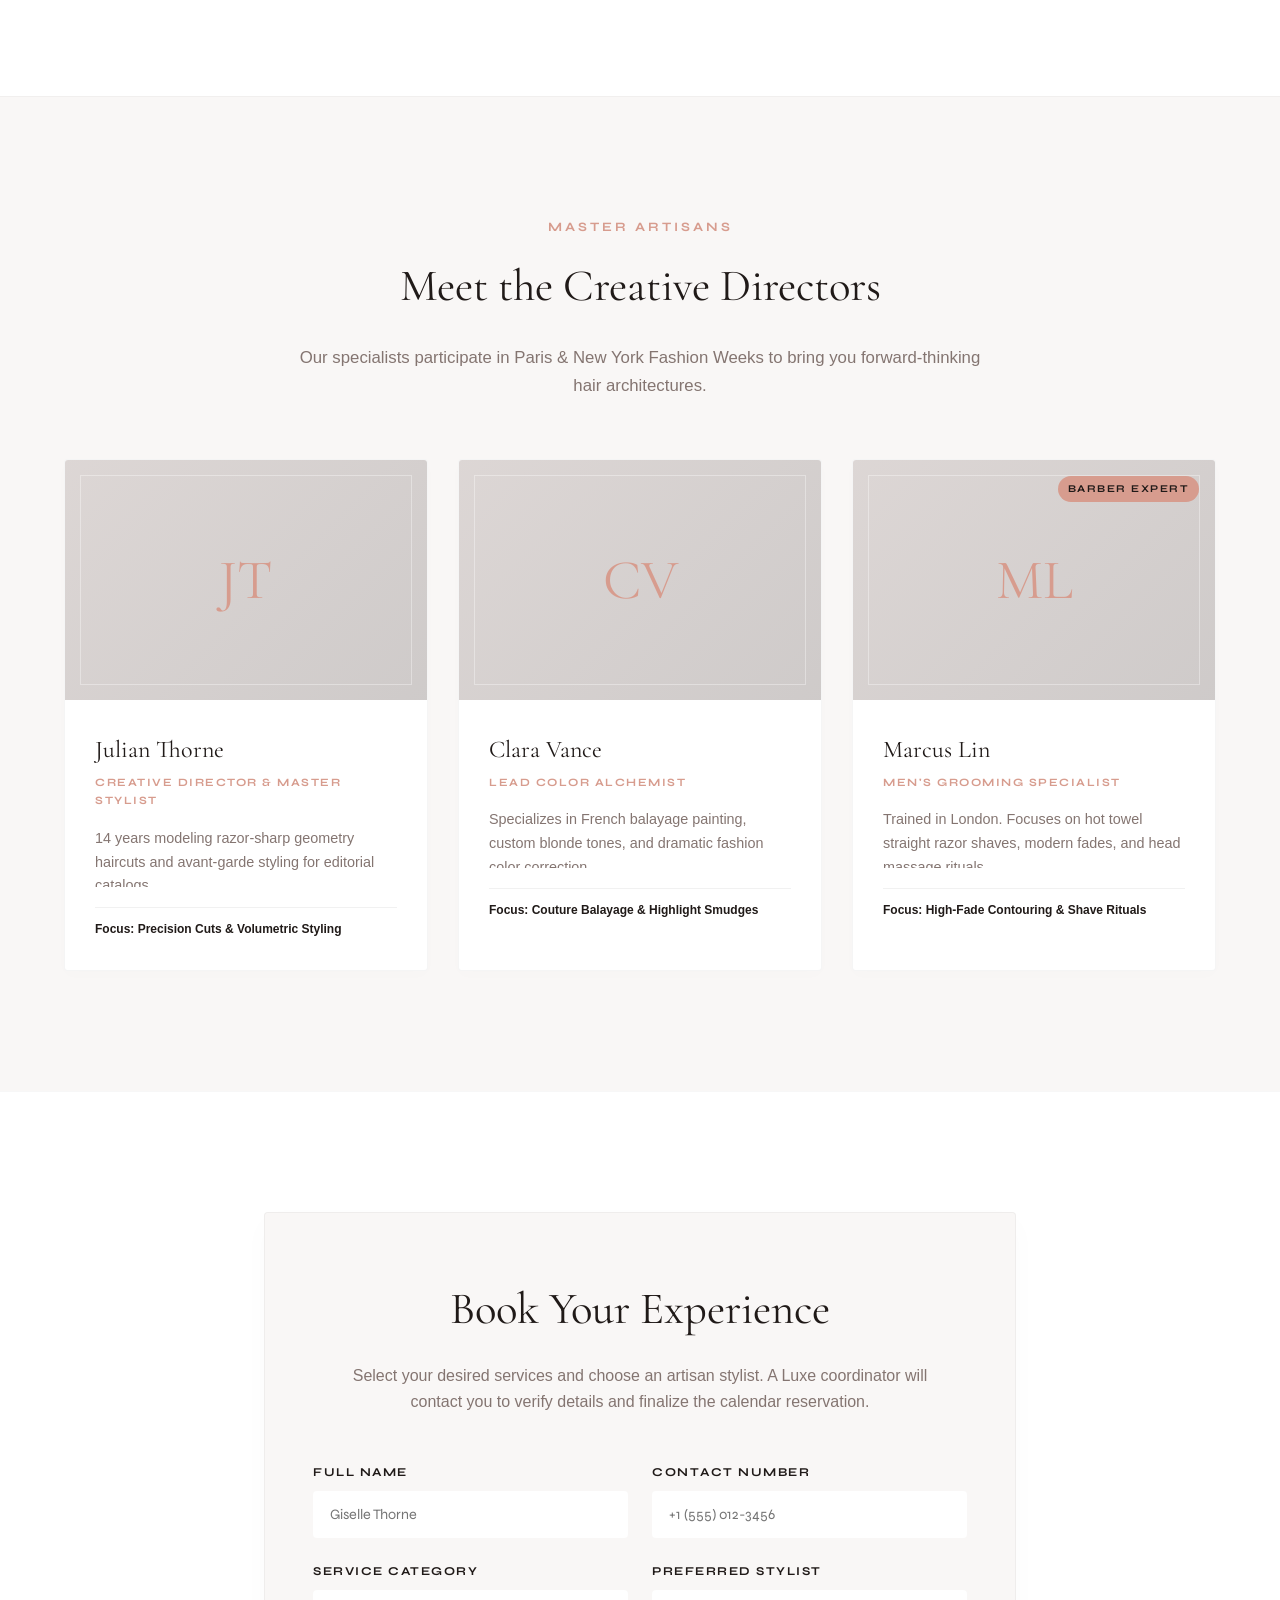
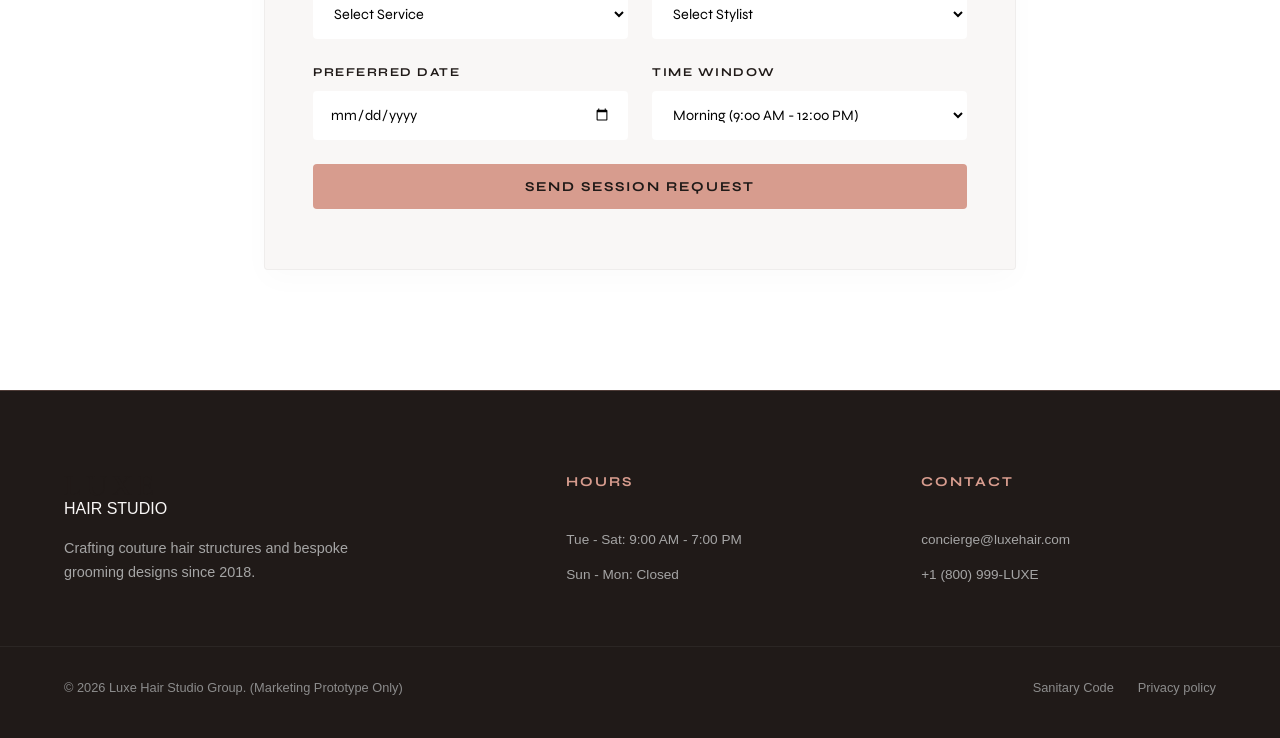
<file: projects/saloon/index.html>
<!DOCTYPE html>
<html lang="en">
<head>
  <meta charset="UTF-8">
  <meta name="viewport" content="width=device-width, initial-scale=1.0">
  <title>Luxe Hair Studio | Premium Saloon & Grooming Lounge</title>
  <meta name="description" content="Indulge in Luxe Hair Studio. Experience master haircutting, couture coloring, organic scalp therapies, and grooming services by top specialists.">
  <link rel="preconnect" href="https://fonts.googleapis.com">
  <link rel="preconnect" href="https://fonts.gstatic.com" crossorigin>
  <link href="https://fonts.googleapis.com/css2?family=Cormorant+Garamond:ital,wght@0,400;0,600;0,700;1,400&family=Syne:wght@400;600;700;800&display=swap" rel="stylesheet">
  <link rel="stylesheet" href="style.css">
</head>
<body>

  <!-- Navigation Navbar -->
  <header class="navbar" id="site-header">
    <div class="container nav-container">
      <a href="#" class="nav-logo" id="logo-link">
        <span class="logo-serif">LUXE</span>
        <span class="logo-sans">HAIR STUDIO</span>
      </a>

      <button class="nav-toggle-btn" id="menu-btn" aria-label="Toggle Menu">
        <span></span>
        <span></span>
      </button>

      <nav class="nav-links-menu" id="menu-panel">
        <a href="#hero" class="nav-link active">Home</a>
        <a href="#services" class="nav-link">Services</a>
        <a href="#team" class="nav-link">Stylists</a>
        <a href="#book" class="book-cta-btn" id="nav-book-btn">Request Session</a>
      </nav>
    </div>
  </header>

  <main>
    <!-- Hero Section -->
    <section class="hero-section" id="hero">
      <div class="hero-backdrop-layer"></div>
      <div class="container hero-grid">
        <div class="hero-text-panel">
          <span class="hero-tagline">ARTISTRY IN GROOMING</span>
          <h1 class="hero-main-title">Crafting Your Visual Narrative</h1>
          <p class="hero-description">At Luxe, we treat hair as sculpture. Discover bespoke haircuts, hand-painted balayage, and luxurious scalp treatments tailored to reveal your authentic aesthetic.</p>
          <div class="hero-cta-group">
            <a href="#services" class="btn btn-dark" id="btn-show-services">Explore Services</a>
            <a href="#book" class="btn btn-rose" id="btn-show-booking">Schedule Inquiries</a>
          </div>
        </div>
        <div class="hero-display-panel">
          <div class="frame-border">
            <div class="frame-content">
              <span class="frame-tag">Est. 2018</span>
              <h3>Premium Craft</h3>
              <p>Top 10 Boutique Salons</p>
            </div>
          </div>
        </div>
      </div>
    </section>

    <!-- Services Section -->
    <section class="services-section" id="services">
      <div class="container">
        <div class="section-title-wrapper">
          <span class="section-badge">Bespoke Menu</span>
          <h2>Couture Services & Treatment Pricing</h2>
          <p>Select a category to browse our refined haircuts, technical coloring, and spa treatments.</p>
        </div>

        <div class="menu-tab-wrapper">
          <button class="menu-tab-btn active" data-category="styling" id="tab-styling-btn">Styling & Cut</button>
          <button class="menu-tab-btn" data-category="coloring" id="tab-color-btn">Couture Color</button>
          <button class="menu-tab-btn" data-category="treatments" id="tab-spa-btn">Hair Therapy & Spa</button>
        </div>

        <div class="services-list-container">
          <!-- Styling & Cuts Menu -->
          <div class="service-menu-list active" id="menu-styling">
            <div class="menu-item-row">
              <div class="item-name-row">
                <h4>Signature Haircut & Finish</h4>
                <span class="item-price">$90+</span>
              </div>
              <p>Detailed consultation, relaxing botanical shampoo wash, precision cut, and signature blow-dry styling.</p>
            </div>
            <div class="menu-item-row">
              <div class="item-name-row">
                <h4>Couture Blow-Dry & Styling</h4>
                <span class="item-price">$65+</span>
              </div>
              <p>Volumetric round-brush styling, curl sculpting, or sleek flat-iron sets for special events.</p>
            </div>
            <div class="menu-item-row">
              <div class="item-name-row">
                <h4>Artisanal Beard Trim & Shave</h4>
                <span class="item-price">$55+</span>
              </div>
              <p>Hot towel service, straight razor contouring, beard conditioning oil, and scalp massage.</p>
            </div>
          </div>

          <!-- Couture Color Menu -->
          <div class="service-menu-list" id="menu-coloring">
            <div class="menu-item-row">
              <div class="item-name-row">
                <h4>Hand-Painted Balayage</h4>
                <span class="item-price">$240+</span>
              </div>
              <p>Custom freehand clay lighting to achieve sun-kissed, low-maintenance dimensional color transitions.</p>
            </div>
            <div class="menu-item-row">
              <div class="item-name-row">
                <h4>Full Creative Highlights</h4>
                <span class="item-price">$180+</span>
              </div>
              <p>Multi-dimensional foil highlights, root shadow smudges, and custom toning gloss.</p>
            </div>
            <div class="menu-item-row">
              <div class="item-name-row">
                <h4>Single Process Tint</h4>
                <span class="item-price">$120+</span>
              </div>
              <p>All-over permanent root coverage or gloss gloss enrichment for deep shine.</p>
            </div>
          </div>

          <!-- Treatments Menu -->
          <div class="service-menu-list" id="menu-treatments">
            <div class="menu-item-row">
              <div class="item-name-row">
                <h4>Organic Scalp Detox Therapy</h4>
                <span class="item-price">$85+</span>
              </div>
              <p>Exfoliating clay treatments, customized tea-tree steam wash, and dynamic acupressure neck massage.</p>
            </div>
            <div class="menu-item-row">
              <div class="item-name-row">
                <h4>Keratin Smoothing Treatment</h4>
                <span class="item-price">$280+</span>
              </div>
              <p>Premium amino-acid rich keratin seals to eliminate frizz, seal cuticles, and lock in shine for 12 weeks.</p>
            </div>
            <div class="menu-item-row">
              <div class="item-name-row">
                <h4>Botanical Repair & Moisture Mask</h4>
                <span class="item-price">$45+</span>
              </div>
              <p>Add-on deep moisture infusion using organic lavender and shea oil under botanical steam vents.</p>
            </div>
          </div>
        </div>
      </div>
    </section>

    <!-- Stylist Showcase Section -->
    <section class="team-section" id="team">
      <div class="container">
        <div class="section-title-wrapper">
          <span class="section-badge">Master Artisans</span>
          <h2>Meet the Creative Directors</h2>
          <p>Our specialists participate in Paris & New York Fashion Weeks to bring you forward-thinking hair architectures.</p>
        </div>

        <div class="team-grid">
          <!-- Stylist 1 -->
          <div class="stylist-card" data-stylist="Julian Thorne">
            <div class="stylist-img-placeholder">JT</div>
            <div class="stylist-details">
              <h3>Julian Thorne</h3>
              <span class="stylist-role">Creative Director & Master Stylist</span>
              <p>14 years modeling razor-sharp geometry haircuts and avant-garde styling for editorial catalogs.</p>
              <span class="stylist-specialty">Focus: Precision Cuts & Volumetric Styling</span>
            </div>
          </div>

          <!-- Stylist 2 -->
          <div class="stylist-card" data-stylist="Clara Vance">
            <div class="stylist-img-placeholder">CV</div>
            <div class="stylist-details">
              <h3>Clara Vance</h3>
              <span class="stylist-role">Lead Color Alchemist</span>
              <p>Specializes in French balayage painting, custom blonde tones, and dramatic fashion color correction.</p>
              <span class="stylist-specialty">Focus: Couture Balayage & Highlight Smudges</span>
            </div>
          </div>

          <!-- Stylist 3 -->
          <div class="stylist-card" data-stylist="Marcus Lin">
            <div class="stylist-role-bubble">Barber Expert</div>
            <div class="stylist-img-placeholder">ML</div>
            <div class="stylist-details">
              <h3>Marcus Lin</h3>
              <span class="stylist-role">Men's Grooming Specialist</span>
              <p>Trained in London. Focuses on hot towel straight razor shaves, modern fades, and head massage rituals.</p>
              <span class="stylist-specialty">Focus: High-Fade Contouring & Shave Rituals</span>
            </div>
          </div>
        </div>
      </div>
    </section>

    <!-- Booking Form Section -->
    <section class="booking-section" id="book">
      <div class="container booking-container">
        <div class="booking-box">
          <div class="booking-intro">
            <h2>Book Your Experience</h2>
            <p>Select your desired services and choose an artisan stylist. A Luxe coordinator will contact you to verify details and finalize the calendar reservation.</p>
          </div>

          <form class="booking-form" id="saloon-booking-form">
            <div class="form-grid">
              <div class="form-group">
                <label for="book-name">Full Name</label>
                <input type="text" id="book-name" required placeholder="Giselle Thorne">
              </div>

              <div class="form-group">
                <label for="book-phone">Contact Number</label>
                <input type="tel" id="book-phone" required placeholder="+1 (555) 012-3456">
              </div>

              <div class="form-group">
                <label for="service-choice">Service Category</label>
                <select id="service-choice" required>
                  <option value="" disabled selected>Select Service</option>
                  <option value="cut">Signature Haircut & Finish ($90)</option>
                  <option value="blowdry">Couture Blow-Dry ($65)</option>
                  <option value="shave">Artisanal Beard Trim ($55)</option>
                  <option value="balayage">Hand-Painted Balayage ($240)</option>
                  <option value="detox">Organic Scalp Detox ($85)</option>
                </select>
              </div>

              <div class="form-group">
                <label for="stylist-choice">Preferred Stylist</label>
                <select id="stylist-choice" required>
                  <option value="" disabled selected>Select Stylist</option>
                  <option value="julian">Julian Thorne (Master Stylist)</option>
                  <option value="clara">Clara Vance (Color Specialist)</option>
                  <option value="marcus">Marcus Lin (Men's Grooming)</option>
                  <option value="any">First Available Artisan</option>
                </select>
              </div>

              <div class="form-group">
                <label for="book-date">Preferred Date</label>
                <input type="date" id="book-date" required>
              </div>

              <div class="form-group">
                <label for="book-time">Time Window</label>
                <select id="book-time" required>
                  <option value="morning">Morning (9:00 AM - 12:00 PM)</option>
                  <option value="afternoon">Afternoon (12:00 PM - 4:00 PM)</option>
                  <option value="evening">Evening (4:00 PM - 7:00 PM)</option>
                </select>
              </div>
            </div>

            <button type="submit" class="btn btn-rose btn-block" id="booking-submit-btn" style="margin-top: 24px;">Send Session Request</button>
          </form>
        </div>
      </div>
    </section>
  </main>

  <!-- Footer -->
  <footer class="footer">
    <div class="container footer-grid">
      <div class="footer-brand">
        <a href="#" class="nav-logo">
          <span class="logo-serif">LUXE</span>
          <span class="logo-sub">HAIR STUDIO</span>
        </a>
        <p>Crafting couture hair structures and bespoke grooming designs since 2018.</p>
      </div>
      <div class="footer-col">
        <h4>HOURS</h4>
        <p>Tue - Sat: 9:00 AM - 7:00 PM</p>
        <p>Sun - Mon: Closed</p>
      </div>
      <div class="footer-col">
        <h4>CONTACT</h4>
        <p>concierge@luxehair.com</p>
        <p>+1 (800) 999-LUXE</p>
      </div>
    </div>
    <div class="footer-bottom">
      <div class="container footer-bottom-flex">
        <p>&copy; 2026 Luxe Hair Studio Group. (Marketing Prototype Only)</p>
        <div class="legal-links">
          <a href="#">Sanitary Code</a>
          <a href="#">Privacy policy</a>
        </div>
      </div>
    </div>
  </footer>

  <script src="script.js"></script>
</body>
</html>
</file>
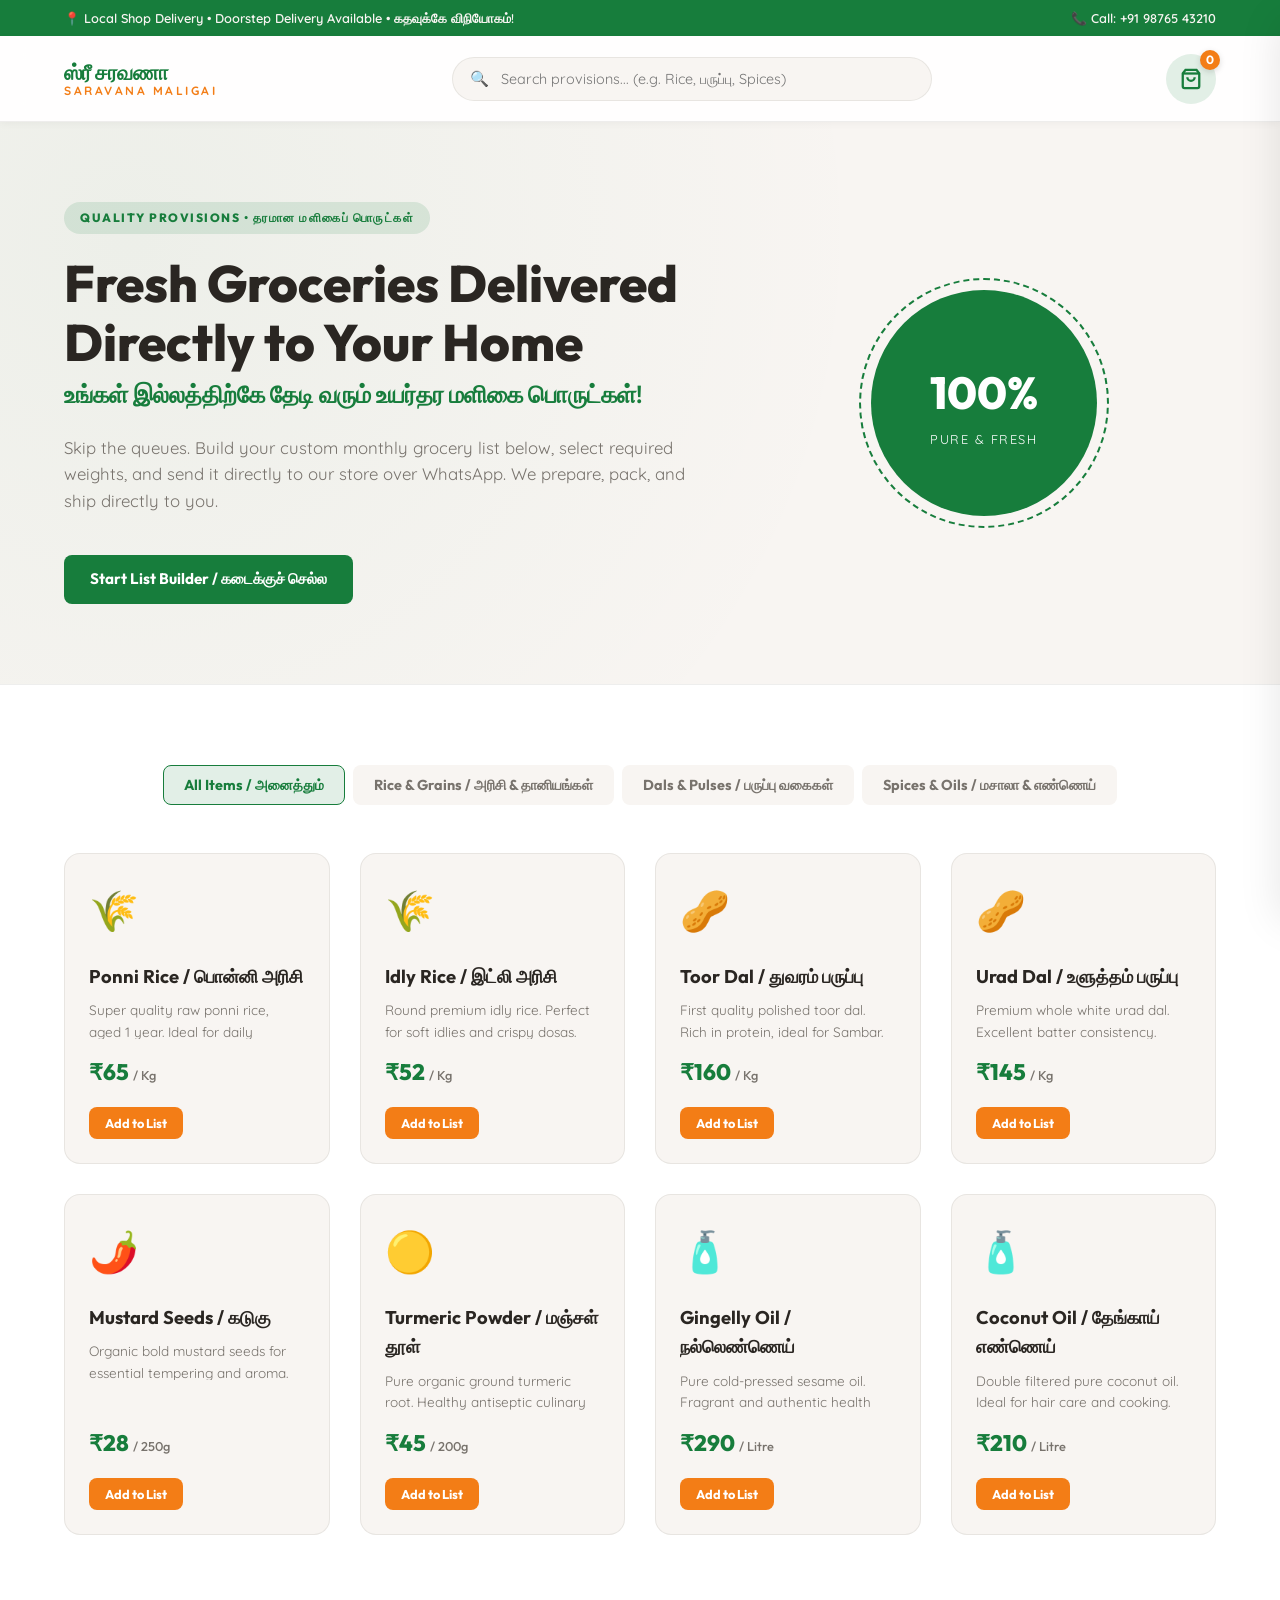
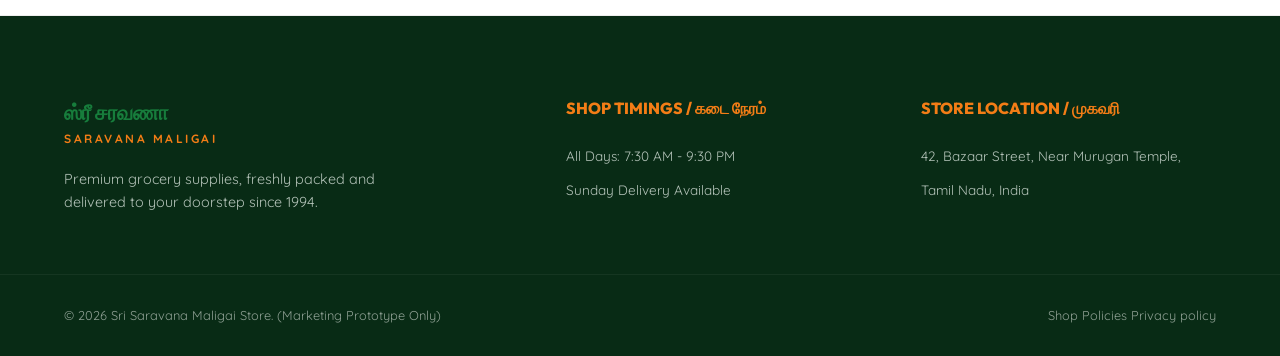
<file: projects/store/index.html>
<!DOCTYPE html>
<html lang="en">
<head>
  <meta charset="UTF-8">
  <meta name="viewport" content="width=device-width, initial-scale=1.0">
  <title>Sri Saravana Maligai Store | ஸ்ரீ சரவணா மளிகைக் கடை</title>
  <meta name="description" content="Welcome to Sri Saravana Maligai Store. Browse our high-quality rice, organic dals, premium spices, and household provisions. Build your shopping list and order via WhatsApp.">
  <link rel="preconnect" href="https://fonts.googleapis.com">
  <link rel="preconnect" href="https://fonts.gstatic.com" crossorigin>
  <link href="https://fonts.googleapis.com/css2?family=Outfit:wght@400;600;700;800&family=Quicksand:wght@500;600;700&display=swap" rel="stylesheet">
  <link rel="stylesheet" href="style.css">
</head>
<body>

  <!-- Top Announcement Bar -->
  <div class="announcement-bar">
    <div class="container announcement-flex">
      <span>📍 Local Shop Delivery &bull; Doorstep Delivery Available &bull; கதவுக்கே விநியோகம்!</span>
      <a href="tel:+919876543210" class="phone-link">📞 Call: +91 98765 43210</a>
    </div>
  </div>

  <!-- Main Header -->
  <header class="header" id="navbar">
    <div class="container header-container">
      <a href="#" class="logo">
        <div class="logo-tamil">ஸ்ரீ சரவணா</div>
        <div class="logo-english">SARAVANA MALIGAI</div>
      </a>

      <!-- Search Bar in Header -->
      <div class="search-wrapper">
        <input type="text" id="grocery-search-input" placeholder="Search provisions... (e.g. Rice, பருப்பு, Spices)">
        <span class="search-icon">🔍</span>
      </div>

      <button class="cart-trigger-btn" id="cart-drawer-trigger" aria-label="Open Shopping Checklist">
        <svg class="cart-icon" viewBox="0 0 24 24" fill="none" stroke="currentColor" stroke-width="2.5">
          <path d="M6 2L3 6v14a2 2 0 0 0 2 2h14a2 2 0 0 0 2-2V6l-3-4z"/>
          <line x1="3" y1="6" x2="21" y2="6"/>
          <path d="M16 10a4 4 0 0 1-8 0"/>
        </svg>
        <span class="cart-badge" id="cart-count">0</span>
      </button>
    </div>
  </header>

  <main>
    <!-- Hero Section -->
    <section class="hero-section" id="hero">
      <div class="hero-grid container">
        <div class="hero-content">
          <span class="hero-badge">QUALITY PROVISIONS • தரமான மளிகைப் பொருட்கள்</span>
          <h1>Fresh Groceries Delivered Directly to Your Home</h1>
          <h2 class="hero-tamil-sub">உங்கள் இல்லத்திற்கே தேடி வரும் உயர்தர மளிகை பொருட்கள்!</h2>
          <p class="hero-desc">Skip the queues. Build your custom monthly grocery list below, select required weights, and send it directly to our store over WhatsApp. We prepare, pack, and ship directly to you.</p>
          <div class="hero-actions">
            <a href="#catalog" class="btn btn-green">Start List Builder / கடைக்குச் செல்ல</a>
          </div>
        </div>
        <div class="hero-graphic">
          <div class="organic-seal">
            <div class="seal-inner">
              <span>100%</span>
              <p>Pure & Fresh</p>
            </div>
          </div>
        </div>
      </div>
    </section>

    <!-- Catalog Section -->
    <section class="catalog-section" id="catalog">
      <div class="container">
        
        <!-- Filter Tabs -->
        <div class="filter-row">
          <div class="category-tabs">
            <button class="tab-btn active" data-category="all">All Items / அனைத்தும்</button>
            <button class="tab-btn" data-category="grains">Rice & Grains / அரிசி & தானியங்கள்</button>
            <button class="tab-btn" data-category="dals">Dals & Pulses / பருப்பு வகைகள்</button>
            <button class="tab-btn" data-category="spices">Spices & Oils / மசாலா & எண்ணெய்</button>
          </div>
        </div>

        <div class="catalog-grid" id="product-grid">
          <!-- Grains 1 -->
          <div class="product-card" data-category="grains">
            <div class="product-visual">🌾</div>
            <div class="product-details">
              <h3>Ponni Rice / பொன்னி அரிசி</h3>
              <p class="product-desc">Super quality raw ponni rice, aged 1 year. Ideal for daily cooking.</p>
              <div class="product-price-row">
                <span class="product-price">₹65 <span class="unit">/ Kg</span></span>
              </div>
              <div class="list-action-row">
                <button class="btn btn-orange btn-sm add-to-list-btn" data-id="ponni-rice" data-name="Ponni Rice (பொன்னி அரிசி)">Add to List</button>
              </div>
            </div>
          </div>

          <!-- Grains 2 -->
          <div class="product-card" data-category="grains">
            <div class="product-visual">🌾</div>
            <div class="product-details">
              <h3>Idly Rice / இட்லி அரிசி</h3>
              <p class="product-desc">Round premium idly rice. Perfect for soft idlies and crispy dosas.</p>
              <div class="product-price-row">
                <span class="product-price">₹52 <span class="unit">/ Kg</span></span>
              </div>
              <div class="list-action-row">
                <button class="btn btn-orange btn-sm add-to-list-btn" data-id="idly-rice" data-name="Idly Rice (இட்லி அரிசி)">Add to List</button>
              </div>
            </div>
          </div>

          <!-- Dals 1 -->
          <div class="product-card" data-category="dals">
            <div class="product-visual">🥜</div>
            <div class="product-details">
              <h3>Toor Dal / துவரம் பருப்பு</h3>
              <p class="product-desc">First quality polished toor dal. Rich in protein, ideal for Sambar.</p>
              <div class="product-price-row">
                <span class="product-price">₹160 <span class="unit">/ Kg</span></span>
              </div>
              <div class="list-action-row">
                <button class="btn btn-orange btn-sm add-to-list-btn" data-id="toor-dal" data-name="Toor Dal (துவரம் பருப்பு)">Add to List</button>
              </div>
            </div>
          </div>

          <!-- Dals 2 -->
          <div class="product-card" data-category="dals">
            <div class="product-visual">🥜</div>
            <div class="product-details">
              <h3>Urad Dal / உளுத்தம் பருப்பு</h3>
              <p class="product-desc">Premium whole white urad dal. Excellent batter consistency.</p>
              <div class="product-price-row">
                <span class="product-price">₹145 <span class="unit">/ Kg</span></span>
              </div>
              <div class="list-action-row">
                <button class="btn btn-orange btn-sm add-to-list-btn" data-id="urad-dal" data-name="Urad Dal (உளுத்தம் பருப்பு)">Add to List</button>
              </div>
            </div>
          </div>

          <!-- Spices 1 -->
          <div class="product-card" data-category="spices">
            <div class="product-visual">🌶️</div>
            <div class="product-details">
              <h3>Mustard Seeds / கடுகு</h3>
              <p class="product-desc">Organic bold mustard seeds for essential tempering and aroma.</p>
              <div class="product-price-row">
                <span class="product-price">₹28 <span class="unit">/ 250g</span></span>
              </div>
              <div class="list-action-row">
                <button class="btn btn-orange btn-sm add-to-list-btn" data-id="mustard-seeds" data-name="Mustard Seeds (கடுகு)">Add to List</button>
              </div>
            </div>
          </div>

          <!-- Spices 2 -->
          <div class="product-card" data-category="spices">
            <div class="product-visual">🟡</div>
            <div class="product-details">
              <h3>Turmeric Powder / மஞ்சள் தூள்</h3>
              <p class="product-desc">Pure organic ground turmeric root. Healthy antiseptic culinary grade.</p>
              <div class="product-price-row">
                <span class="product-price">₹45 <span class="unit">/ 200g</span></span>
              </div>
              <div class="list-action-row">
                <button class="btn btn-orange btn-sm add-to-list-btn" data-id="turmeric-powder" data-name="Turmeric Powder (மஞ்சள் தூள்)">Add to List</button>
              </div>
            </div>
          </div>

          <!-- Spices 3 -->
          <div class="product-card" data-category="spices">
            <div class="product-visual">🧴</div>
            <div class="product-details">
              <h3>Gingelly Oil / நல்லெண்ணெய்</h3>
              <p class="product-desc">Pure cold-pressed sesame oil. Fragrant and authentic health grade.</p>
              <div class="product-price-row">
                <span class="product-price">₹290 <span class="unit">/ Litre</span></span>
              </div>
              <div class="list-action-row">
                <button class="btn btn-orange btn-sm add-to-list-btn" data-id="gingelly-oil" data-name="Gingelly Oil (நல்லெண்ணெய்)">Add to List</button>
              </div>
            </div>
          </div>

          <!-- Spices 4 -->
          <div class="product-card" data-category="spices">
            <div class="product-visual">🧴</div>
            <div class="product-details">
              <h3>Coconut Oil / தேங்காய் எண்ணெய்</h3>
              <p class="product-desc">Double filtered pure coconut oil. Ideal for hair care and cooking.</p>
              <div class="product-price-row">
                <span class="product-price">₹210 <span class="unit">/ Litre</span></span>
              </div>
              <div class="list-action-row">
                <button class="btn btn-orange btn-sm add-to-list-btn" data-id="coconut-oil" data-name="Coconut Oil (தேங்காய் எண்ணெய்)">Add to List</button>
              </div>
            </div>
          </div>
        </div>
      </div>
    </section>
  </main>

  <!-- Sliding Shopping List Cart Drawer -->
  <div class="drawer-overlay" id="drawer-overlay-bg"></div>
  
  <div class="cart-drawer" id="cart-drawer-panel">
    <div class="drawer-header">
      <h3>Your Provision List / மளிகைப் பட்டியல்</h3>
      <button class="close-drawer-btn" id="cart-drawer-close">&times;</button>
    </div>
    
    <div class="drawer-content">
      <div class="empty-cart-message" id="empty-list-notice">
        <svg viewBox="0 0 24 24" width="60" height="60" stroke="#888888" stroke-width="1.5" fill="none" style="margin-bottom: 16px;">
          <circle cx="9" cy="21" r="1"/>
          <circle cx="20" cy="21" r="1"/>
          <path d="M1 1h4l2.68 13.39a2 2 0 0 0 2 1.61h9.72a2 2 0 0 0 2-1.61L23 6H6"/>
        </svg>
        <p>Your checklist is empty.</p>
        <p class="tamil-tip">பட்டியல் காலியாக உள்ளது. பொருட்களை சேர்க்கவும்.</p>
      </div>

      <ul class="cart-items-list" id="cart-list-items">
        <!-- Rendered dynamically by script.js -->
      </ul>
    </div>

    <div class="drawer-footer hidden" id="cart-drawer-footer">
      <div class="order-notes-wrapper">
        <label for="order-notes">Delivery Address / இதர தேவைகள்</label>
        <textarea id="order-notes" rows="2" placeholder="Enter delivery address or additional items..."></textarea>
      </div>
      <button class="btn btn-green btn-block whatsapp-btn" id="btn-whatsapp-checkout">
        <svg viewBox="0 0 24 24" width="20" height="20" fill="currentColor" style="margin-right: 8px;">
          <path d="M.057 24l1.687-6.163c-1.041-1.804-1.588-3.849-1.587-5.946C.003 5.37 5.378 0 12.022 0c3.218.001 6.243 1.253 8.516 3.529 2.273 2.276 3.522 5.303 3.521 8.522-.003 6.653-5.378 12.023-12.022 12.023-2.002-.001-3.968-.5-5.759-1.45L0 24zm6.59-4.846c1.6.95 2.766 1.487 4.887 1.488 5.485 0 9.948-4.464 9.95-9.95.001-2.659-1.03-5.158-2.903-7.03C16.71 1.83 14.214.8 11.554.8 6.069.8 1.607 5.264 1.605 10.748c0 2.234.593 3.992 1.557 5.659l-.994 3.63 3.76-.986z"/>
        </svg>
        Send List via WhatsApp / ஆர்டர் செய்க
      </button>
      <button class="btn btn-orange btn-block" id="btn-copy-list" style="margin-top: 10px;">
        Copy Shopping List to Clipboard
      </button>
    </div>
  </div>

  <!-- Footer -->
  <footer class="footer">
    <div class="container footer-grid">
      <div class="footer-brand">
        <div class="logo-tamil">ஸ்ரீ சரவணா</div>
        <div class="logo-english">SARAVANA MALIGAI</div>
        <p>Premium grocery supplies, freshly packed and delivered to your doorstep since 1994.</p>
      </div>
      <div class="footer-hours">
        <h4>SHOP TIMINGS / கடை நேரம்</h4>
        <p>All Days: 7:30 AM - 9:30 PM</p>
        <p>Sunday Delivery Available</p>
      </div>
      <div class="footer-contact">
        <h4>STORE LOCATION / முகவரி</h4>
        <p>42, Bazaar Street, Near Murugan Temple,</p>
        <p>Tamil Nadu, India</p>
      </div>
    </div>
    <div class="footer-bottom">
      <div class="container footer-bottom-flex">
        <p>&copy; 2026 Sri Saravana Maligai Store. (Marketing Prototype Only)</p>
        <div class="legal">
          <a href="#">Shop Policies</a>
          <a href="#">Privacy policy</a>
        </div>
      </div>
    </div>
  </footer>

  <script src="script.js"></script>
</body>
</html>
</file>
<file: projects/company/style.css>
/* Apex Consulting Custom Design Tokens */
:root {
  --font-heading: 'Outfit', sans-serif;
  --font-body: 'Inter', sans-serif;

  /* HSL Tailored Colors - Slate Blue & Ocean Teal */
  --primary: hsl(172, 75%, 45%);
  --primary-hover: hsl(172, 85%, 38%);
  --primary-glow: hsla(172, 75%, 45%, 0.15);
  
  --secondary: hsl(207, 73%, 57%);
  --secondary-glow: hsla(207, 73%, 57%, 0.12);

  --bg-dark: hsl(222, 47%, 11%);
  --bg-card: hsl(222, 38%, 16%);
  --bg-card-hover: hsl(222, 35%, 21%);
  --bg-light: hsl(220, 20%, 97%);
  --border-glow: hsla(172, 75%, 45%, 0.2);
  --border-light: hsla(222, 10%, 90%, 0.08);

  --text-main: hsl(210, 25%, 98%);
  --text-muted: hsl(218, 15%, 75%);
  --text-dark: hsl(222, 47%, 11%);

  --transition-smooth: all 0.3s cubic-bezier(0.25, 0.8, 0.25, 1);
  --radius-sm: 8px;
  --radius-md: 16px;
  --radius-lg: 24px;
}

/* Base Styles */
* {
  box-sizing: border-box;
  margin: 0;
  padding: 0;
}

html {
  scroll-behavior: smooth;
  font-family: var(--font-body);
  font-size: 16px;
  background-color: var(--bg-dark);
  color: var(--text-main);
}

body {
  min-height: 100vh;
  line-height: 1.6;
}

a {
  text-decoration: none;
  color: inherit;
  transition: var(--transition-smooth);
}

img {
  max-width: 100%;
  height: auto;
  display: block;
}

.container {
  max-width: 1200px;
  margin: 0 auto;
  padding: 0 24px;
}

/* Header & Navbar */
.navbar {
  position: fixed;
  top: 0;
  left: 0;
  width: 100%;
  z-index: 1000;
  background-color: hsla(222, 47%, 11%, 0.85);
  backdrop-filter: blur(16px);
  -webkit-backdrop-filter: blur(16px);
  border-bottom: 1px solid var(--border-light);
  transition: var(--transition-smooth);
}

.nav-container {
  display: flex;
  justify-content: space-between;
  align-items: center;
  height: 80px;
  max-width: 1200px;
  margin: 0 auto;
  padding: 0 24px;
}

.nav-logo {
  display: flex;
  align-items: center;
  gap: 10px;
  font-family: var(--font-heading);
  font-weight: 700;
  font-size: 1.5rem;
  letter-spacing: 1.5px;
  color: var(--text-main);
}

.logo-icon {
  width: 28px;
  height: 28px;
  color: var(--primary);
}

.nav-toggle {
  display: none;
  flex-direction: column;
  justify-content: space-between;
  width: 24px;
  height: 18px;
  background: transparent;
  border: none;
  cursor: pointer;
  z-index: 1010;
}

.nav-toggle span {
  width: 100%;
  height: 2px;
  background-color: var(--text-main);
  border-radius: 2px;
  transition: var(--transition-smooth);
}

.nav-menu {
  display: flex;
  align-items: center;
  gap: 32px;
}

.nav-link {
  font-weight: 500;
  font-size: 0.95rem;
  color: var(--text-muted);
  position: relative;
  padding: 6px 0;
}

.nav-link:hover, .nav-link.active {
  color: var(--primary);
}

.nav-link::after {
  content: '';
  position: absolute;
  bottom: 0;
  left: 0;
  width: 0;
  height: 2px;
  background-color: var(--primary);
  transition: var(--transition-smooth);
}

.nav-link:hover::after, .nav-link.active::after {
  width: 100%;
}

.nav-cta-btn {
  background-color: var(--primary);
  color: var(--bg-dark);
  font-weight: 600;
  font-family: var(--font-heading);
  padding: 10px 24px;
  border-radius: var(--radius-sm);
  box-shadow: 0 4px 12px var(--primary-glow);
}

.nav-cta-btn:hover {
  background-color: var(--primary-hover);
  transform: translateY(-2px);
}

/* Button Classes */
.btn {
  display: inline-flex;
  align-items: center;
  justify-content: center;
  padding: 14px 28px;
  border-radius: var(--radius-sm);
  font-family: var(--font-heading);
  font-weight: 600;
  font-size: 1rem;
  cursor: pointer;
  transition: var(--transition-smooth);
  border: none;
}

.btn-primary {
  background-color: var(--primary);
  color: var(--bg-dark);
}

.btn-primary:hover {
  background-color: var(--primary-hover);
  transform: translateY(-2px);
  box-shadow: 0 8px 20px var(--primary-glow);
}

.btn-secondary {
  background-color: hsla(207, 73%, 57%, 0.1);
  color: var(--secondary);
  border: 1.5px solid var(--secondary);
}

.btn-secondary:hover {
  background-color: var(--secondary);
  color: var(--text-main);
  transform: translateY(-2px);
  box-shadow: 0 8px 20px var(--secondary-glow);
}

.btn-block {
  width: 100%;
}

/* Hero Section */
.hero-section {
  position: relative;
  padding: 180px 0 100px;
  overflow: hidden;
}

.hero-bg-accent {
  position: absolute;
  top: -10%;
  right: -10%;
  width: 50vw;
  height: 50vw;
  background: radial-gradient(circle, hsla(172, 75%, 45%, 0.12) 0%, transparent 70%);
  z-index: 0;
  pointer-events: none;
}

.hero-grid {
  display: grid;
  grid-template-columns: 1.2fr 0.8fr;
  align-items: center;
  gap: 60px;
  position: relative;
  z-index: 1;
}

.hero-content {
  max-width: 650px;
}

.hero-subtitle {
  font-family: var(--font-heading);
  font-weight: 700;
  font-size: 0.85rem;
  letter-spacing: 2px;
  color: var(--primary);
  display: inline-block;
  margin-bottom: 16px;
}

.hero-title {
  font-family: var(--font-heading);
  font-size: 3.5rem;
  font-weight: 800;
  line-height: 1.15;
  margin-bottom: 24px;
  background: linear-gradient(135deg, var(--text-main) 60%, var(--secondary));
  -webkit-background-clip: text;
  -webkit-text-fill-color: transparent;
}

.hero-desc {
  font-size: 1.15rem;
  color: var(--text-muted);
  margin-bottom: 40px;
}

.hero-actions {
  display: flex;
  gap: 20px;
}

.hero-visual {
  display: flex;
  justify-content: center;
  position: relative;
}

.glass-card-wrapper {
  position: relative;
  width: 100%;
  max-width: 400px;
}

.glass-card-wrapper::before {
  content: '';
  position: absolute;
  top: -20px;
  left: -20px;
  right: 20px;
  bottom: 20px;
  border-radius: var(--radius-md);
  border: 1px dashed var(--border-glow);
  z-index: -1;
}

.glass-card {
  background: rgba(222, 38, 16, 0.03);
  backdrop-filter: blur(20px);
  -webkit-backdrop-filter: blur(20px);
  border: 1px solid var(--border-glow);
  border-radius: var(--radius-md);
  box-shadow: 0 20px 40px rgba(0, 0, 0, 0.4);
  overflow: hidden;
  transition: var(--transition-smooth);
}

.glass-card:hover {
  transform: translateY(-5px);
  box-shadow: 0 24px 48px rgba(172, 75, 45, 0.15);
}

.glass-header {
  background: hsla(222, 38%, 16%, 0.8);
  padding: 12px 20px;
  border-bottom: 1px solid var(--border-light);
  display: flex;
  align-items: center;
  gap: 6px;
}

.glass-header .dot {
  width: 10px;
  height: 10px;
  border-radius: 50%;
}

.glass-header .dot.red { background-color: #ef4444; }
.glass-header .dot.yellow { background-color: #f59e0b; }
.glass-header .dot.green { background-color: #10b981; }

.glass-header .window-title {
  margin-left: auto;
  font-size: 0.75rem;
  color: var(--text-muted);
  font-family: var(--font-heading);
}

.glass-body {
  padding: 30px 24px;
}

.glass-body h3 {
  font-family: var(--font-heading);
  font-size: 1.25rem;
  margin-bottom: 24px;
  color: var(--text-main);
}

.progress-container {
  margin-bottom: 20px;
}

.progress-label {
  font-size: 0.85rem;
  color: var(--text-muted);
  margin-bottom: 8px;
}

.progress-bar {
  background-color: var(--bg-dark);
  height: 8px;
  border-radius: 4px;
  overflow: hidden;
  margin-bottom: 4px;
}

.progress-fill {
  background: linear-gradient(90deg, var(--secondary), var(--primary));
  height: 100%;
  border-radius: 4px;
  transition: width 1s ease-in-out;
}

.progress-val {
  font-size: 0.8rem;
  color: var(--primary);
  font-weight: 600;
  display: block;
  text-align: right;
}

/* Sections General */
.section-header {
  max-width: 700px;
  margin: 0 auto 60px;
  text-align: center;
}

.section-tag {
  font-family: var(--font-heading);
  font-weight: 700;
  font-size: 0.8rem;
  color: var(--primary);
  letter-spacing: 2px;
  text-transform: uppercase;
  margin-bottom: 12px;
  display: block;
}

.section-header h2 {
  font-family: var(--font-heading);
  font-size: 2.5rem;
  font-weight: 700;
  margin-bottom: 20px;
}

.section-header p {
  color: var(--text-muted);
  font-size: 1.1rem;
}

/* Services Section */
.services-section {
  padding: 100px 0;
  background-color: hsla(222, 38%, 16%, 0.3);
  border-top: 1px solid var(--border-light);
  border-bottom: 1px solid var(--border-light);
}

.filter-container {
  display: flex;
  justify-content: center;
  gap: 16px;
  margin-bottom: 48px;
  flex-wrap: wrap;
}

.filter-btn {
  background-color: transparent;
  color: var(--text-muted);
  border: 1px solid var(--border-light);
  font-family: var(--font-heading);
  font-weight: 600;
  font-size: 0.95rem;
  padding: 10px 24px;
  border-radius: var(--radius-sm);
  cursor: pointer;
  transition: var(--transition-smooth);
}

.filter-btn:hover, .filter-btn.active {
  background-color: var(--primary-glow);
  color: var(--primary);
  border-color: var(--primary);
}

.services-grid {
  display: grid;
  grid-template-columns: repeat(auto-fill, minmax(350px, 1fr));
  gap: 30px;
}

.service-card {
  background-color: var(--bg-card);
  border: 1px solid var(--border-light);
  padding: 40px;
  border-radius: var(--radius-md);
  transition: var(--transition-smooth);
  cursor: pointer;
  display: flex;
  flex-direction: column;
}

.service-card:hover {
  transform: translateY(-8px);
  border-color: var(--primary);
  background-color: var(--bg-card-hover);
  box-shadow: 0 12px 30px rgba(0, 0, 0, 0.3);
}

.service-icon {
  width: 50px;
  height: 50px;
  border-radius: var(--radius-sm);
  background-color: var(--primary-glow);
  color: var(--primary);
  display: flex;
  align-items: center;
  justify-content: center;
  margin-bottom: 24px;
}

.service-icon svg {
  width: 24px;
  height: 24px;
}

.service-card h3 {
  font-family: var(--font-heading);
  font-size: 1.35rem;
  margin-bottom: 16px;
}

.service-card p {
  color: var(--text-muted);
  font-size: 0.95rem;
  margin-bottom: 24px;
  flex-grow: 1;
}

.learn-more {
  display: inline-flex;
  align-items: center;
  gap: 8px;
  font-family: var(--font-heading);
  font-weight: 600;
  font-size: 0.9rem;
  color: var(--primary);
}

.learn-more svg {
  transition: transform 0.2s ease;
}

.service-card:hover .learn-more svg {
  transform: translateX(4px);
}

/* Stats Section */
.stats-section {
  padding: 80px 0;
  background-color: var(--bg-dark);
}

.stats-grid {
  display: grid;
  grid-template-columns: repeat(4, 1fr);
  gap: 30px;
  text-align: center;
}

.stat-item {
  padding: 20px;
}

.stat-number {
  font-family: var(--font-heading);
  font-size: 3.5rem;
  font-weight: 800;
  color: var(--primary);
  margin-bottom: 10px;
  line-height: 1;
}

.stat-label {
  font-size: 0.95rem;
  color: var(--text-muted);
  font-weight: 500;
}

/* Team Section */
.team-section {
  padding: 100px 0;
  background-color: hsla(222, 38%, 16%, 0.3);
  border-top: 1px solid var(--border-light);
}

.team-grid {
  display: grid;
  grid-template-columns: repeat(3, 1fr);
  gap: 30px;
}

.team-card {
  background-color: var(--bg-card);
  border: 1px solid var(--border-light);
  border-radius: var(--radius-md);
  overflow: hidden;
  transition: var(--transition-smooth);
}

.team-card:hover {
  transform: translateY(-5px);
  border-color: var(--secondary);
}

.team-avatar-placeholder {
  height: 220px;
  background: linear-gradient(135deg, var(--bg-card) 30%, var(--bg-card-hover));
  display: flex;
  align-items: center;
  justify-content: center;
  border-bottom: 1px solid var(--border-light);
  position: relative;
}

.team-avatar-placeholder::before {
  content: '';
  position: absolute;
  top: 0;
  left: 0;
  width: 100%;
  height: 100%;
  background: radial-gradient(circle, hsla(207, 73%, 57%, 0.1) 0%, transparent 75%);
}

.avatar-initials {
  font-family: var(--font-heading);
  font-size: 3.5rem;
  font-weight: 700;
  color: var(--secondary);
  position: relative;
  z-index: 1;
}

.team-info {
  padding: 30px 24px;
}

.team-info h4 {
  font-family: var(--font-heading);
  font-size: 1.25rem;
  margin-bottom: 6px;
}

.team-title {
  font-size: 0.85rem;
  font-weight: 600;
  color: var(--primary);
  display: block;
  margin-bottom: 16px;
}

.team-info p {
  color: var(--text-muted);
  font-size: 0.9rem;
}

/* Contact Section */
.contact-section {
  padding: 120px 0;
  background-color: var(--bg-dark);
  border-top: 1px solid var(--border-light);
}

.contact-grid {
  display: grid;
  grid-template-columns: 0.9fr 1.1fr;
  gap: 60px;
  align-items: center;
}

.contact-info-panel h2 {
  font-family: var(--font-heading);
  font-size: 2.5rem;
  margin-bottom: 24px;
  font-weight: 700;
}

.contact-info-panel p {
  color: var(--text-muted);
  font-size: 1.1rem;
  margin-bottom: 40px;
}

.contact-details {
  display: flex;
  flex-direction: column;
  gap: 24px;
}

.contact-detail-item {
  display: flex;
  gap: 20px;
  align-items: flex-start;
}

.detail-icon {
  width: 44px;
  height: 44px;
  border-radius: var(--radius-sm);
  background-color: var(--secondary-glow);
  color: var(--secondary);
  display: flex;
  align-items: center;
  justify-content: center;
  flex-shrink: 0;
  padding: 10px;
}

.contact-detail-item h4 {
  font-family: var(--font-heading);
  font-size: 1.05rem;
  margin-bottom: 4px;
}

.contact-detail-item p {
  font-size: 0.95rem;
  color: var(--text-muted);
  margin-bottom: 0;
}

.contact-form-panel {
  background-color: var(--bg-card);
  border: 1px solid var(--border-light);
  border-radius: var(--radius-lg);
  padding: 48px;
  box-shadow: 0 20px 40px rgba(0, 0, 0, 0.2);
}

.contact-form .form-title {
  font-family: var(--font-heading);
  font-size: 1.75rem;
  margin-bottom: 30px;
  font-weight: 700;
}

.form-group {
  margin-bottom: 24px;
}

.form-row {
  display: grid;
  grid-template-columns: 1fr 1fr;
  gap: 20px;
}

.form-group label {
  display: block;
  font-size: 0.85rem;
  font-weight: 600;
  margin-bottom: 8px;
  color: var(--text-muted);
}

.form-group input,
.form-group select,
.form-group textarea {
  width: 100%;
  background-color: var(--bg-dark);
  border: 1px solid var(--border-light);
  border-radius: var(--radius-sm);
  padding: 12px 16px;
  color: var(--text-main);
  font-family: var(--font-body);
  font-size: 0.95rem;
  transition: var(--transition-smooth);
}

.form-group input:focus,
.form-group select:focus,
.form-group textarea:focus {
  outline: none;
  border-color: var(--primary);
  box-shadow: 0 0 0 3px var(--primary-glow);
}

/* Footer */
.footer {
  background-color: hsl(222, 45%, 8%);
  padding: 80px 0 30px;
  border-top: 1px solid var(--border-light);
}

.footer-grid {
  display: grid;
  grid-template-columns: 1.5fr 1fr 1fr;
  gap: 60px;
  margin-bottom: 60px;
}

.footer-brand p {
  color: var(--text-muted);
  font-size: 0.95rem;
  margin-top: 20px;
  max-width: 320px;
}

.footer-links h4 {
  font-family: var(--font-heading);
  font-size: 1.1rem;
  margin-bottom: 24px;
}

.footer-links {
  display: flex;
  flex-direction: column;
  gap: 12px;
}

.footer-links a {
  color: var(--text-muted);
  font-size: 0.95rem;
}

.footer-links a:hover {
  color: var(--primary);
}

.footer-bottom {
  border-top: 1px solid var(--border-light);
  padding-top: 30px;
}

.footer-bottom-flex {
  display: flex;
  justify-content: space-between;
  align-items: center;
  flex-wrap: wrap;
  gap: 20px;
  font-size: 0.85rem;
  color: var(--text-muted);
}

.legal-links {
  display: flex;
  gap: 24px;
}

.legal-links a:hover {
  color: var(--primary);
}

/* Modal */
.modal {
  position: fixed;
  top: 0;
  left: 0;
  width: 100%;
  height: 100%;
  z-index: 2000;
  display: none;
  align-items: center;
  justify-content: center;
  padding: 24px;
}

.modal.active {
  display: flex;
}

.modal-overlay {
  position: absolute;
  top: 0;
  left: 0;
  width: 100%;
  height: 100%;
  background-color: rgba(11, 16, 27, 0.85);
  backdrop-filter: blur(8px);
}

.modal-content-wrapper {
  background-color: var(--bg-card);
  border: 1px solid var(--border-light);
  border-radius: var(--radius-md);
  width: 100%;
  max-width: 550px;
  padding: 40px;
  position: relative;
  z-index: 2010;
  box-shadow: 0 30px 60px rgba(0, 0, 0, 0.5);
  animation: modalReveal 0.3s cubic-bezier(0.25, 0.8, 0.25, 1);
}

@keyframes modalReveal {
  from {
    opacity: 0;
    transform: translateY(20px) scale(0.95);
  }
  to {
    opacity: 1;
    transform: translateY(0) scale(1);
  }
}

.modal-close {
  position: absolute;
  top: 20px;
  right: 20px;
  background: transparent;
  border: none;
  font-size: 2rem;
  color: var(--text-muted);
  cursor: pointer;
  line-height: 1;
  transition: var(--transition-smooth);
}

.modal-close:hover {
  color: var(--primary);
}

.modal-body h2 {
  font-family: var(--font-heading);
  margin-bottom: 16px;
  color: var(--primary);
}

.modal-body h4 {
  font-family: var(--font-heading);
  margin: 20px 0 8px;
}

.modal-body ul {
  padding-left: 20px;
  margin-bottom: 20px;
}

.modal-body li {
  margin-bottom: 8px;
}

/* Responsiveness */
@media (max-width: 1024px) {
  .hero-title {
    font-size: 3rem;
  }
  .stats-grid {
    grid-template-columns: repeat(2, 1fr);
  }
  .team-grid {
    grid-template-columns: repeat(2, 1fr);
  }
}

@media (max-width: 768px) {
  .nav-toggle {
    display: flex;
  }

  .nav-menu {
    position: fixed;
    top: 80px;
    left: 0;
    width: 100%;
    height: calc(100vh - 80px);
    background-color: var(--bg-dark);
    flex-direction: column;
    padding: 60px 40px;
    gap: 30px;
    transform: translateX(100%);
    transition: var(--transition-smooth);
    border-top: 1px solid var(--border-light);
  }

  .nav-menu.active {
    transform: translateX(0);
  }

  .nav-link {
    font-size: 1.25rem;
  }

  .hero-grid {
    grid-template-columns: 1fr;
    gap: 40px;
    text-align: center;
  }

  .hero-content {
    margin: 0 auto;
  }

  .hero-title {
    font-size: 2.5rem;
  }

  .hero-actions {
    justify-content: center;
  }

  .services-grid {
    grid-template-columns: 1fr;
  }

  .team-grid {
    grid-template-columns: 1fr;
  }

  .contact-grid {
    grid-template-columns: 1fr;
    gap: 40px;
  }

  .contact-form-panel {
    padding: 30px 24px;
  }

  .form-row {
    grid-template-columns: 1fr;
    gap: 0;
  }

  .footer-grid {
    grid-template-columns: 1fr;
    gap: 40px;
  }
}
</file>
<file: projects/education/style.css>
/* EduQuest Academy - Design Tokens */
:root {
  --font-heading: 'Outfit', sans-serif;
  --font-body: 'Inter', sans-serif;

  /* HSL Colors: Indigo & Amber */
  --primary: hsl(243, 75%, 59%);
  --primary-hover: hsl(243, 75%, 50%);
  --primary-glow: hsla(243, 75%, 59%, 0.1);
  
  --accent: hsl(38, 92%, 50%);
  --accent-hover: hsl(38, 92%, 42%);
  --accent-glow: hsla(38, 92%, 50%, 0.15);

  --bg-main: hsl(210, 24%, 96%);
  --bg-card: #ffffff;
  --text-main: hsl(222, 47%, 11%);
  --text-muted: hsl(217, 13%, 45%);
  --border-color: hsl(214, 22%, 90%);

  --shadow-sm: 0 4px 6px -1px rgba(0, 0, 0, 0.05), 0 2px 4px -1px rgba(0, 0, 0, 0.03);
  --shadow-md: 0 10px 15px -3px rgba(0, 0, 0, 0.08), 0 4px 6px -2px rgba(0, 0, 0, 0.04);
  --shadow-lg: 0 20px 25px -5px rgba(0, 0, 0, 0.1), 0 10px 10px -5px rgba(0, 0, 0, 0.04);

  --radius-sm: 8px;
  --radius-md: 16px;
  --radius-lg: 24px;
  --transition-smooth: all 0.3s cubic-bezier(0.4, 0, 0.2, 1);
}

/* Reset */
* {
  box-sizing: border-box;
  margin: 0;
  padding: 0;
}

html {
  scroll-behavior: smooth;
  font-family: var(--font-body);
  color: var(--text-main);
  background-color: var(--bg-main);
  font-size: 16px;
}

body {
  min-height: 100vh;
  line-height: 1.6;
}

a {
  text-decoration: none;
  color: inherit;
  transition: var(--transition-smooth);
}

.container {
  max-width: 1200px;
  margin: 0 auto;
  padding: 0 24px;
}

/* Header & Navigation Drawer */
.header {
  position: sticky;
  top: 0;
  background-color: rgba(255, 255, 255, 0.85);
  backdrop-filter: blur(12px);
  -webkit-backdrop-filter: blur(12px);
  border-bottom: 1px solid var(--border-color);
  z-index: 100;
  transition: var(--transition-smooth);
}

.header-container {
  display: flex;
  justify-content: space-between;
  align-items: center;
  height: 80px;
}

.logo {
  display: flex;
  align-items: center;
  gap: 12px;
  font-family: var(--font-heading);
  font-weight: 800;
  font-size: 1.4rem;
  color: var(--primary);
}

.logo-svg {
  width: 32px;
  height: 32px;
}

.menu-btn {
  display: none;
  flex-direction: column;
  justify-content: space-between;
  width: 24px;
  height: 18px;
  background: transparent;
  border: none;
  cursor: pointer;
  z-index: 120;
}

.menu-btn span {
  width: 100%;
  height: 3px;
  background-color: var(--text-main);
  border-radius: 2px;
  transition: var(--transition-smooth);
}

.nav {
  display: flex;
  align-items: center;
  gap: 32px;
}

.nav-link {
  font-weight: 500;
  color: var(--text-muted);
  font-size: 0.95rem;
}

.nav-link:hover, .nav-link.active {
  color: var(--primary);
}

.enroll-cta-btn {
  background-color: var(--primary);
  color: #ffffff;
  border: none;
  font-family: var(--font-heading);
  font-weight: 600;
  font-size: 0.95rem;
  padding: 10px 24px;
  border-radius: var(--radius-sm);
  cursor: pointer;
  transition: var(--transition-smooth);
}

.enroll-cta-btn:hover {
  background-color: var(--primary-hover);
  box-shadow: 0 4px 12px var(--primary-glow);
  transform: translateY(-1px);
}

/* Hero Section */
.hero {
  padding: 80px 0 100px;
  background: radial-gradient(circle at 80% 20%, hsla(243, 75%, 59%, 0.05) 0%, transparent 60%);
  overflow: hidden;
}

.hero-grid {
  display: grid;
  grid-template-columns: 1.1fr 0.9fr;
  align-items: center;
  gap: 60px;
}

.badge {
  background-color: var(--primary-glow);
  color: var(--primary);
  font-family: var(--font-heading);
  font-weight: 700;
  font-size: 0.8rem;
  letter-spacing: 1.5px;
  padding: 6px 16px;
  border-radius: 20px;
  text-transform: uppercase;
  display: inline-block;
  margin-bottom: 24px;
}

.hero-main-title {
  font-family: var(--font-heading);
  font-size: 3.5rem;
  font-weight: 800;
  line-height: 1.15;
  color: var(--text-main);
  margin-bottom: 24px;
}

.hero-paragraph {
  font-size: 1.15rem;
  color: var(--text-muted);
  margin-bottom: 40px;
}

.hero-button-group {
  display: flex;
  gap: 16px;
  margin-bottom: 48px;
}

.btn {
  display: inline-flex;
  align-items: center;
  justify-content: center;
  padding: 14px 28px;
  border-radius: var(--radius-sm);
  font-family: var(--font-heading);
  font-weight: 600;
  font-size: 1rem;
  cursor: pointer;
  transition: var(--transition-smooth);
  border: none;
}

.btn-primary {
  background-color: var(--accent);
  color: var(--text-main);
}

.btn-primary:hover {
  background-color: var(--accent-hover);
  transform: translateY(-2px);
  box-shadow: 0 8px 20px var(--accent-glow);
}

.btn-secondary {
  background-color: #ffffff;
  color: var(--text-main);
  border: 1px solid var(--border-color);
  box-shadow: var(--shadow-sm);
}

.btn-secondary:hover {
  background-color: #f8fafc;
  transform: translateY(-2px);
  box-shadow: var(--shadow-md);
}

.hero-social-proof {
  display: flex;
  align-items: center;
  gap: 16px;
}

.avatar-group {
  display: flex;
}

.circle-avatar {
  width: 36px;
  height: 36px;
  border-radius: 50%;
  border: 2px solid #ffffff;
  display: flex;
  align-items: center;
  justify-content: center;
  font-family: var(--font-heading);
  font-weight: 700;
  font-size: 0.8rem;
  color: #ffffff;
}

.circle-avatar.shadow-1 { background-color: #3b82f6; }
.circle-avatar.shadow-2 { background-color: #10b981; margin-left: -10px; }
.circle-avatar.shadow-3 { background-color: #ec4899; margin-left: -10px; }

.proof-text {
  font-size: 0.9rem;
  color: var(--text-muted);
}

/* Hero Illustration Drawer Graphic */
.hero-illustration-panel {
  position: relative;
  display: flex;
  justify-content: center;
}

.floating-container {
  position: relative;
  width: 100%;
  max-width: 440px;
  height: 380px;
}

.floating-widget {
  position: absolute;
  background-color: var(--bg-card);
  padding: 16px 20px;
  border-radius: var(--radius-md);
  box-shadow: var(--shadow-md);
  display: flex;
  align-items: center;
  gap: 16px;
  z-index: 10;
  animation: floatEffect 4s ease-in-out infinite;
}

.floating-widget svg {
  color: var(--primary);
}

.floating-widget h4 {
  font-family: var(--font-heading);
  font-size: 0.95rem;
  margin-bottom: 2px;
}

.floating-widget p {
  font-size: 0.75rem;
  color: var(--text-muted);
}

.card-students {
  top: 10%;
  left: -10%;
}

.card-hours {
  bottom: 12%;
  right: -5%;
  animation-delay: 2s;
}

.academy-visual-card {
  position: absolute;
  top: 50%;
  left: 50%;
  transform: translate(-50%, -50%);
  width: 320px;
  background-color: hsl(222, 47%, 11%);
  color: #f8fafc;
  border-radius: var(--radius-md);
  box-shadow: var(--shadow-lg);
  overflow: hidden;
  border: 1px solid rgba(255, 255, 255, 0.05);
}

.visual-header {
  background-color: hsl(222, 38%, 16%);
  padding: 10px 16px;
  font-family: var(--font-heading);
  font-size: 0.75rem;
  color: var(--text-muted);
  display: flex;
  align-items: center;
  gap: 8px;
  border-bottom: 1px solid rgba(255, 255, 255, 0.05);
}

.circle-dot {
  width: 8px;
  height: 8px;
  border-radius: 50%;
  background-color: var(--accent);
}

.visual-body {
  padding: 24px;
  font-family: 'Courier New', Courier, monospace;
  font-size: 0.8rem;
  line-height: 1.5;
}

.code-line {
  margin-bottom: 6px;
}

.keyword { color: #f43f5e; }
.var-name { color: #38bdf8; }
.class-name { color: #a855f7; }
.func-name { color: #10b981; }
.key-name { color: #f59e0b; }
.str-val { color: #fb7185; }
.indent-1 { padding-left: 12px; }
.indent-2 { padding-left: 24px; }

.console-output {
  margin-top: 20px;
  padding-top: 12px;
  border-top: 1px dashed rgba(255, 255, 255, 0.1);
  color: var(--accent);
  font-size: 0.75rem;
}

@keyframes floatEffect {
  0%, 100% { transform: translateY(0); }
  50% { transform: translateY(-8px); }
}

/* Courses Section */
.courses-section {
  padding: 100px 0;
  background-color: var(--bg-card);
  border-top: 1px solid var(--border-color);
  border-bottom: 1px solid var(--border-color);
}

.section-title-wrapper {
  max-width: 650px;
  margin: 0 auto 48px;
  text-align: center;
}

.section-title-wrapper h2 {
  font-family: var(--font-heading);
  font-size: 2.5rem;
  font-weight: 700;
  margin-bottom: 16px;
}

.section-title-wrapper p {
  color: var(--text-muted);
  font-size: 1.1rem;
}

.course-categories {
  display: flex;
  justify-content: center;
  gap: 12px;
  margin-bottom: 48px;
  flex-wrap: wrap;
}

.cat-btn {
  background-color: var(--bg-main);
  color: var(--text-muted);
  border: 1px solid transparent;
  font-family: var(--font-heading);
  font-weight: 600;
  font-size: 0.95rem;
  padding: 10px 24px;
  border-radius: var(--radius-sm);
  cursor: pointer;
  transition: var(--transition-smooth);
}

.cat-btn:hover, .cat-btn.active {
  background-color: var(--primary-glow);
  color: var(--primary);
  border-color: var(--primary);
}

.course-grid {
  display: grid;
  grid-template-columns: repeat(auto-fill, minmax(350px, 1fr));
  gap: 30px;
}

.course-card {
  background-color: var(--bg-main);
  border-radius: var(--radius-md);
  border: 1px solid var(--border-color);
  overflow: hidden;
  transition: var(--transition-smooth);
  display: flex;
  flex-direction: column;
}

.course-card:hover {
  transform: translateY(-6px);
  box-shadow: var(--shadow-md);
  border-color: var(--primary);
}

.course-tag {
  background-color: var(--primary);
  color: #ffffff;
  padding: 6px 16px;
  font-size: 0.75rem;
  font-weight: 700;
  font-family: var(--font-heading);
  align-self: flex-start;
  border-bottom-right-radius: var(--radius-sm);
}

.course-details {
  padding: 30px;
  display: flex;
  flex-direction: column;
  flex-grow: 1;
}

.course-details h3 {
  font-family: var(--font-heading);
  font-size: 1.3rem;
  margin-bottom: 12px;
}

.course-details p {
  font-size: 0.95rem;
  color: var(--text-muted);
  margin-bottom: 24px;
  flex-grow: 1;
}

.course-stats {
  display: flex;
  justify-content: space-between;
  font-size: 0.85rem;
  font-weight: 600;
  color: var(--text-muted);
  margin-bottom: 24px;
  padding-bottom: 16px;
  border-bottom: 1px solid var(--border-color);
}

.course-footer {
  display: flex;
  justify-content: space-between;
  align-items: center;
}

.course-price {
  font-family: var(--font-heading);
  font-weight: 700;
  color: var(--primary);
  font-size: 1rem;
}

.btn-card-action {
  background-color: transparent;
  color: var(--primary);
  border: 1px solid var(--primary);
  padding: 8px 16px;
  border-radius: var(--radius-sm);
  font-family: var(--font-heading);
  font-weight: 600;
  cursor: pointer;
  transition: var(--transition-smooth);
}

.btn-card-action:hover {
  background-color: var(--primary);
  color: #ffffff;
}

/* Testimonials Section */
.testimonials-section {
  padding: 100px 0;
  background-color: var(--bg-main);
}

.text-center {
  text-align: center;
}

.carousel-container {
  display: flex;
  align-items: center;
  justify-content: center;
  gap: 30px;
  max-width: 800px;
  margin: 0 auto;
}

.carousel-arrow {
  width: 44px;
  height: 44px;
  border-radius: 50%;
  border: 1px solid var(--border-color);
  background-color: var(--bg-card);
  color: var(--text-main);
  cursor: pointer;
  display: flex;
  align-items: center;
  justify-content: center;
  font-weight: bold;
  box-shadow: var(--shadow-sm);
  transition: var(--transition-smooth);
}

.carousel-arrow:hover {
  background-color: var(--primary);
  color: #ffffff;
  border-color: var(--primary);
}

.carousel-track-wrapper {
  overflow: hidden;
  flex-grow: 1;
}

.carousel-track {
  display: flex;
  position: relative;
  height: 280px;
}

.testimonial-slide {
  position: absolute;
  top: 0;
  left: 0;
  width: 100%;
  height: 100%;
  background-color: var(--bg-card);
  border-radius: var(--radius-md);
  padding: 40px;
  box-shadow: var(--shadow-md);
  opacity: 0;
  pointer-events: none;
  transform: translateX(30px);
  transition: all 0.5s ease-in-out;
  display: flex;
  flex-direction: column;
  justify-content: center;
}

.testimonial-slide.active {
  opacity: 1;
  pointer-events: auto;
  transform: translateX(0);
}

.quote-symbol {
  font-size: 4rem;
  color: var(--primary-glow);
  font-family: var(--font-heading);
  line-height: 0.4;
  height: 20px;
  margin-bottom: 10px;
}

.story-quote {
  font-size: 1.1rem;
  font-style: italic;
  margin-bottom: 24px;
  color: var(--text-main);
}

.story-author h4 {
  font-family: var(--font-heading);
  font-size: 1rem;
  margin-bottom: 2px;
}

.story-author span {
  font-size: 0.8rem;
  color: var(--text-muted);
}

/* CTA Banner */
.cta-banner {
  padding: 80px 0;
  background-color: var(--primary);
  color: #ffffff;
  position: relative;
  overflow: hidden;
}

.cta-banner::before {
  content: '';
  position: absolute;
  top: -50px;
  left: -50px;
  width: 200px;
  height: 200px;
  background-color: rgba(255, 255, 255, 0.05);
  border-radius: 50%;
}

.cta-flex {
  display: flex;
  justify-content: space-between;
  align-items: center;
  flex-wrap: wrap;
  gap: 30px;
  position: relative;
  z-index: 1;
}

.cta-text h2 {
  font-family: var(--font-heading);
  font-size: 2.2rem;
  margin-bottom: 12px;
}

.cta-text p {
  color: rgba(255, 255, 255, 0.85);
  font-size: 1.1rem;
}

.btn-cta {
  background-color: var(--accent);
  color: var(--text-main);
}

.btn-cta:hover {
  background-color: var(--accent-hover);
  color: var(--text-main);
}

/* Footer */
.footer {
  background-color: hsl(222, 47%, 11%);
  color: #f8fafc;
  padding: 80px 0 30px;
}

.footer-grid {
  display: grid;
  grid-template-columns: 1.5fr 1fr 1fr;
  gap: 60px;
  margin-bottom: 60px;
}

.footer-about p {
  color: var(--text-muted);
  font-size: 0.95rem;
  margin-top: 20px;
  max-width: 320px;
}

.footer-col h4 {
  font-family: var(--font-heading);
  font-size: 1.1rem;
  margin-bottom: 24px;
}

.footer-col {
  display: flex;
  flex-direction: column;
  gap: 12px;
}

.footer-col a {
  color: var(--text-muted);
  font-size: 0.95rem;
}

.footer-col a:hover {
  color: var(--accent);
}

.footer-bottom {
  border-top: 1px solid rgba(255, 255, 255, 0.05);
  padding-top: 30px;
}

.footer-bottom-flex {
  display: flex;
  justify-content: space-between;
  align-items: center;
  flex-wrap: wrap;
  gap: 20px;
  font-size: 0.85rem;
  color: var(--text-muted);
}

.footer-bottom-flex .links {
  display: flex;
  gap: 24px;
}

.footer-bottom-flex a:hover {
  color: var(--accent);
}

/* Drawer / Dialog Modal */
.modal {
  position: fixed;
  top: 0;
  left: 0;
  width: 100%;
  height: 100%;
  z-index: 1000;
  display: none;
  align-items: center;
  justify-content: center;
  padding: 24px;
}

.modal.active {
  display: flex;
}

.modal-overlay {
  position: absolute;
  top: 0;
  left: 0;
  width: 100%;
  height: 100%;
  background-color: rgba(15, 23, 42, 0.7);
  backdrop-filter: blur(8px);
}

.modal-container {
  background-color: var(--bg-card);
  border-radius: var(--radius-md);
  box-shadow: var(--shadow-lg);
  width: 100%;
  max-width: 480px;
  padding: 40px;
  position: relative;
  z-index: 1010;
  animation: modalEnter 0.3s cubic-bezier(0.4, 0, 0.2, 1);
}

@keyframes modalEnter {
  from {
    opacity: 0;
    transform: scale(0.95) translateY(10px);
  }
  to {
    opacity: 1;
    transform: scale(1) translateY(0);
  }
}

.modal-close-btn {
  position: absolute;
  top: 20px;
  right: 20px;
  background: transparent;
  border: none;
  font-size: 1.75rem;
  cursor: pointer;
  color: var(--text-muted);
}

.modal-close-btn:hover {
  color: var(--primary);
}

.modal-title {
  font-family: var(--font-heading);
  font-size: 1.6rem;
  margin-bottom: 8px;
}

.modal-subtitle {
  color: var(--text-muted);
  font-size: 0.9rem;
  margin-bottom: 24px;
}

.form-group-item {
  margin-bottom: 20px;
}

.form-group-item label {
  display: block;
  font-size: 0.85rem;
  font-weight: 600;
  margin-bottom: 8px;
}

.form-group-item input,
.form-group-item select,
.form-group-item textarea {
  width: 100%;
  border: 1px solid var(--border-color);
  background-color: var(--bg-main);
  border-radius: var(--radius-sm);
  padding: 12px;
  font-family: var(--font-body);
  font-size: 0.95rem;
}

.form-group-item input:focus,
.form-group-item select:focus,
.form-group-item textarea:focus {
  outline: none;
  border-color: var(--primary);
}

.submit-btn {
  width: 100%;
  background-color: var(--primary);
  color: #ffffff;
}

.submit-btn:hover {
  background-color: var(--primary-hover);
  box-shadow: 0 4px 12px var(--primary-glow);
}

/* Mobile Drawer Overlay */
.drawer-overlay {
  position: fixed;
  top: 0;
  left: 0;
  width: 100%;
  height: 100%;
  background-color: rgba(15, 23, 42, 0.4);
  z-index: 105;
  display: none;
}

/* Responsiveness */
@media (max-width: 1024px) {
  .hero-main-title {
    font-size: 2.8rem;
  }
}

@media (max-width: 768px) {
  .menu-btn {
    display: flex;
  }

  .nav {
    position: fixed;
    top: 0;
    right: 0;
    width: 280px;
    height: 100vh;
    background-color: var(--bg-card);
    flex-direction: column;
    align-items: flex-start;
    padding: 100px 30px;
    gap: 30px;
    z-index: 110;
    box-shadow: var(--shadow-lg);
    transform: translateX(100%);
    transition: var(--transition-smooth);
  }

  .nav.active {
    transform: translateX(0);
  }

  .drawer-overlay.active {
    display: block;
  }

  .hero-grid {
    grid-template-columns: 1fr;
    gap: 60px;
    text-align: center;
  }

  .hero-main-title {
    font-size: 2.5rem;
  }

  .hero-button-group {
    justify-content: center;
  }

  .hero-social-proof {
    justify-content: center;
  }

  .floating-container {
    height: 320px;
    margin: 0 auto;
  }

  .card-students {
    left: -5%;
  }

  .courses-section {
    padding: 60px 0;
  }

  .carousel-container {
    gap: 16px;
  }

  .carousel-arrow {
    display: none;
  }

  .testimonial-slide {
    padding: 24px;
  }

  .cta-flex {
    flex-direction: column;
    text-align: center;
  }

  .footer-grid {
    grid-template-columns: 1fr;
    gap: 40px;
  }
}
</file>
<file: projects/hotel/style.css>
/* Aura Resort & Spa - Design Variables */
:root {
  --font-serif: 'Cormorant Garamond', serif;
  --font-sans: 'Montserrat', sans-serif;

  /* HSL Colors - Charcoal, Gold, Cream */
  --gold: hsl(36, 42%, 64%);
  --gold-hover: hsl(36, 42%, 54%);
  --gold-glow: hsla(36, 42%, 64%, 0.15);

  --bg-dark: hsl(0, 0%, 10%);
  --bg-dark-card: hsl(0, 0%, 14%);
  --bg-linen: hsl(30, 25%, 98%);
  --bg-white: #ffffff;
  --border-gold: hsla(36, 42%, 64%, 0.3);
  --border-light: hsla(0, 0%, 10%, 0.08);

  --text-dark: hsl(0, 0%, 11%);
  --text-light: hsl(30, 20%, 97%);
  --text-muted: hsl(0, 0%, 45%);

  --radius-sm: 4px;
  --radius-md: 8px;
  --radius-lg: 16px;
  --transition-luxury: all 0.4s cubic-bezier(0.25, 1, 0.5, 1);
}

/* Reset */
* {
  box-sizing: border-box;
  margin: 0;
  padding: 0;
}

html {
  scroll-behavior: smooth;
  font-family: var(--font-sans);
  color: var(--text-dark);
  background-color: var(--bg-white);
  font-size: 16px;
}

body {
  min-height: 100vh;
  line-height: 1.65;
}

a {
  text-decoration: none;
  color: inherit;
  transition: var(--transition-luxury);
}

.container {
  max-width: 1200px;
  margin: 0 auto;
  padding: 0 24px;
}

/* Header Navbar */
.header {
  position: fixed;
  top: 0;
  left: 0;
  width: 100%;
  z-index: 1000;
  background-color: hsla(0, 0%, 100%, 0.9);
  backdrop-filter: blur(12px);
  -webkit-backdrop-filter: blur(12px);
  border-bottom: 1px solid rgba(0,0,0,0.05);
  transition: var(--transition-luxury);
}

.header.scrolled {
  background-color: var(--bg-white);
  box-shadow: 0 4px 20px rgba(0,0,0,0.05);
}

.header-container {
  display: flex;
  justify-content: space-between;
  align-items: center;
  height: 90px;
}

.logo {
  display: flex;
  flex-direction: column;
  line-height: 1;
}

.logo-serif {
  font-family: var(--font-serif);
  font-size: 1.8rem;
  font-weight: 700;
  letter-spacing: 4px;
  color: var(--text-dark);
}

.logo-sub {
  font-size: 0.65rem;
  font-weight: 500;
  letter-spacing: 3.5px;
  color: var(--gold);
  margin-top: 2px;
}

.mobile-toggle {
  display: none;
  flex-direction: column;
  justify-content: space-between;
  width: 20px;
  height: 12px;
  background: transparent;
  border: none;
  cursor: pointer;
  z-index: 1010;
}

.mobile-toggle span {
  width: 100%;
  height: 1px;
  background-color: var(--text-dark);
  transition: var(--transition-luxury);
}

.nav {
  display: flex;
  align-items: center;
  gap: 36px;
}

.nav-link {
  font-size: 0.85rem;
  font-weight: 500;
  text-transform: uppercase;
  letter-spacing: 2px;
  color: var(--text-muted);
  position: relative;
  padding: 6px 0;
}

.nav-link:hover, .nav-link.active {
  color: var(--text-dark);
}

.nav-link::after {
  content: '';
  position: absolute;
  bottom: 0;
  left: 0;
  width: 0;
  height: 1px;
  background-color: var(--gold);
  transition: var(--transition-luxury);
}

.nav-link:hover::after, .nav-link.active::after {
  width: 100%;
}

.nav-cta {
  background-color: var(--bg-dark);
  color: var(--text-light);
  font-size: 0.8rem;
  font-weight: 600;
  text-transform: uppercase;
  letter-spacing: 2px;
  padding: 12px 28px;
  border-radius: var(--radius-sm);
  border: 1px solid var(--bg-dark);
}

.nav-cta:hover {
  background-color: transparent;
  color: var(--text-dark);
  border-color: var(--text-dark);
}

/* Buttons */
.btn {
  display: inline-flex;
  align-items: center;
  justify-content: center;
  padding: 14px 32px;
  font-size: 0.85rem;
  font-weight: 600;
  text-transform: uppercase;
  letter-spacing: 2px;
  cursor: pointer;
  transition: var(--transition-luxury);
  border: none;
  border-radius: var(--radius-sm);
}

.btn-gold {
  background-color: var(--gold);
  color: var(--text-light);
}

.btn-gold:hover {
  background-color: var(--gold-hover);
  box-shadow: 0 4px 15px var(--gold-glow);
  transform: translateY(-2px);
}

.btn-outline {
  background-color: transparent;
  color: var(--text-light);
  border: 1px solid var(--gold);
}

.btn-outline:hover {
  background-color: var(--gold);
  transform: translateY(-2px);
}

.btn-block {
  width: 100%;
}

/* Hero Section */
.hero {
  position: relative;
  padding: 180px 0 100px;
  background-color: var(--bg-dark);
  color: var(--text-light);
  min-height: 90vh;
  display: flex;
  align-items: center;
  overflow: hidden;
}

.hero-backdrop {
  position: absolute;
  top: 0;
  left: 0;
  width: 100%;
  height: 100%;
  background: radial-gradient(circle at 75% 50%, hsla(36, 42%, 64%, 0.08) 0%, transparent 60%);
  pointer-events: none;
}

.hero-grid {
  display: grid;
  grid-template-columns: 1.1fr 0.9fr;
  align-items: center;
  gap: 60px;
  position: relative;
  z-index: 1;
}

.hero-intro {
  max-width: 600px;
}

.hero-tag {
  font-size: 0.8rem;
  font-weight: 600;
  letter-spacing: 3px;
  color: var(--gold);
  display: inline-block;
  margin-bottom: 20px;
}

.hero-title {
  font-family: var(--font-serif);
  font-size: 3.8rem;
  font-weight: 400;
  line-height: 1.15;
  margin-bottom: 24px;
}

.hero-desc {
  font-size: 1.05rem;
  color: #cccccc;
  margin-bottom: 40px;
  font-weight: 300;
}

.hero-actions {
  display: flex;
  gap: 20px;
}

.hero-visual {
  display: flex;
  justify-content: center;
}

.visual-border {
  border: 1px solid var(--border-gold);
  padding: 40px;
  border-radius: var(--radius-sm);
  position: relative;
}

.visual-border::after {
  content: '';
  position: absolute;
  top: -15px;
  left: -15px;
  width: calc(100% + 30px);
  height: calc(100% + 30px);
  border: 1px solid rgba(255, 255, 255, 0.05);
  pointer-events: none;
}

.hotel-shield {
  display: flex;
  flex-direction: column;
  align-items: center;
  text-align: center;
  width: 260px;
}

.shield-svg {
  width: 90px;
  height: 90px;
  color: var(--gold);
  margin-bottom: 24px;
}

.hotel-shield h3 {
  font-family: var(--font-serif);
  font-size: 1.6rem;
  font-weight: 400;
  margin-bottom: 8px;
  letter-spacing: 2px;
}

.hotel-shield p {
  font-size: 0.75rem;
  text-transform: uppercase;
  letter-spacing: 2px;
  color: #aaaaaa;
}

/* Sections */
.section-heading {
  max-width: 700px;
  margin: 0 auto 60px;
  text-align: center;
}

.gold-subtitle {
  font-size: 0.8rem;
  font-weight: 600;
  letter-spacing: 3px;
  color: var(--gold);
  text-transform: uppercase;
  margin-bottom: 12px;
  display: block;
}

.section-heading h2 {
  font-family: var(--font-serif);
  font-size: 2.8rem;
  font-weight: 400;
  margin-bottom: 20px;
}

.section-heading p {
  color: var(--text-muted);
  font-size: 1.05rem;
  font-weight: 300;
}

/* Suites Section */
.suites {
  padding: 120px 0;
  background-color: var(--bg-linen);
}

.suites-grid {
  display: grid;
  grid-template-columns: repeat(3, 1fr);
  gap: 30px;
}

.suite-card {
  background-color: var(--bg-white);
  border: 1px solid rgba(0,0,0,0.05);
  border-radius: var(--radius-sm);
  overflow: hidden;
  box-shadow: 0 4px 15px rgba(0,0,0,0.02);
  transition: var(--transition-luxury);
}

.suite-card:hover {
  transform: translateY(-8px);
  box-shadow: 0 20px 40px rgba(0,0,0,0.08);
}

.suite-img-placeholder {
  height: 250px;
  background-color: #eaeaea;
  display: flex;
  align-items: center;
  justify-content: center;
  background: linear-gradient(135deg, hsl(30, 20%, 90%) 0%, hsl(30, 15%, 85%) 100%);
  position: relative;
}

.suite-img-placeholder::after {
  content: '';
  position: absolute;
  top: 15px;
  left: 15px;
  right: 15px;
  bottom: 15px;
  border: 1px solid rgba(255, 255, 255, 0.4);
}

.suite-initial {
  font-family: var(--font-serif);
  font-size: 3rem;
  color: var(--gold);
}

.suite-info {
  padding: 30px;
}

.suite-info h3 {
  font-family: var(--font-serif);
  font-size: 1.5rem;
  font-weight: 400;
  margin-bottom: 12px;
}

.suite-info p {
  font-size: 0.9rem;
  color: var(--text-muted);
  margin-bottom: 20px;
  font-weight: 300;
  height: 60px;
  overflow: hidden;
}

.suite-amenities {
  display: flex;
  justify-content: space-between;
  font-size: 0.75rem;
  font-weight: 500;
  color: var(--text-muted);
  padding: 16px 0;
  border-top: 1px solid #f1f1f1;
  border-bottom: 1px solid #f1f1f1;
  margin-bottom: 24px;
}

.suite-action {
  display: flex;
  justify-content: space-between;
  align-items: center;
}

.price-indicator {
  font-size: 0.85rem;
  font-weight: 600;
  color: var(--text-dark);
}

.btn-text-gold {
  background: transparent;
  border: none;
  color: var(--gold);
  font-size: 0.8rem;
  font-weight: 600;
  text-transform: uppercase;
  letter-spacing: 1px;
  cursor: pointer;
  transition: var(--transition-luxury);
}

.btn-text-gold:hover {
  color: var(--text-dark);
  transform: translateX(4px);
}

/* Dining Section (The Gold Leaf Restaurant) */
.dining {
  padding: 120px 0;
  background-color: var(--bg-dark);
  color: var(--text-light);
  border-top: 1px solid rgba(255, 255, 255, 0.05);
}

.dining-split {
  display: grid;
  grid-template-columns: 0.9fr 1.1fr;
  gap: 60px;
  align-items: flex-start;
}

.dining-desc-panel h2 {
  font-family: var(--font-serif);
  font-size: 2.8rem;
  font-weight: 400;
  margin-bottom: 24px;
}

.dining-desc-panel p {
  color: #cccccc;
  font-size: 1.05rem;
  font-weight: 300;
  margin-bottom: 40px;
}

.menu-selector-tabs {
  display: flex;
  flex-direction: column;
  gap: 16px;
  align-items: flex-start;
}

.menu-tab {
  background: transparent;
  border: none;
  color: #888888;
  font-family: var(--font-serif);
  font-size: 1.4rem;
  cursor: pointer;
  transition: var(--transition-luxury);
  padding: 4px 0;
  border-left: 2px solid transparent;
  padding-left: 16px;
}

.menu-tab:hover, .menu-tab.active {
  color: var(--gold);
  border-left-color: var(--gold);
  padding-left: 20px;
}

.dining-menu-panel {
  background-color: var(--bg-dark-card);
  border: 1px solid var(--border-gold);
  padding: 48px;
  border-radius: var(--radius-sm);
  min-height: 380px;
  display: flex;
  flex-direction: column;
  justify-content: center;
}

.menu-content {
  display: none;
}

.menu-content.active {
  display: block;
  animation: fadeIn 0.4s ease-out;
}

@keyframes fadeIn {
  from { opacity: 0; transform: translateY(10px); }
  to { opacity: 1; transform: translateY(0); }
}

.menu-item {
  margin-bottom: 30px;
}

.menu-item:last-child {
  margin-bottom: 0;
}

.menu-item-header {
  display: flex;
  justify-content: space-between;
  align-items: baseline;
  gap: 16px;
  margin-bottom: 8px;
}

.menu-item-header h4 {
  font-family: var(--font-serif);
  font-size: 1.3rem;
  font-weight: 400;
  color: var(--text-light);
}

.menu-item-header::after {
  content: '';
  flex-grow: 1;
  border-bottom: 1px dashed rgba(255, 255, 255, 0.15);
  order: 2;
}

.menu-item-header h4 { order: 1; }
.menu-price {
  order: 3;
  font-family: var(--font-sans);
  font-size: 0.9rem;
  font-weight: 500;
  color: var(--gold);
}

.menu-item p {
  font-size: 0.85rem;
  color: #999999;
  font-weight: 300;
}

/* Wellness Section */
.spa {
  padding: 120px 0;
}

.spa-grid {
  display: grid;
  grid-template-columns: 1fr 1fr;
  gap: 60px;
  align-items: center;
}

.spa-visual {
  height: 400px;
  background: linear-gradient(135deg, hsl(30, 10%, 85%) 0%, hsl(30, 5%, 75%) 100%);
  display: flex;
  align-items: center;
  justify-content: center;
  border: 1px solid var(--border-gold);
  padding: 15px;
  border-radius: var(--radius-sm);
  position: relative;
}

.spa-ornament {
  border: 1px solid rgba(255,255,255,0.4);
  width: 100%;
  height: 100%;
  display: flex;
  align-items: center;
  justify-content: center;
  font-family: var(--font-serif);
  font-size: 2.2rem;
  color: var(--gold);
  letter-spacing: 2px;
}

.spa-content h2 {
  font-family: var(--font-serif);
  font-size: 2.8rem;
  font-weight: 400;
  margin-bottom: 24px;
}

.spa-content p {
  color: var(--text-muted);
  font-size: 1.05rem;
  font-weight: 300;
  margin-bottom: 30px;
}

.spa-features {
  display: grid;
  grid-template-columns: 1fr 1fr;
  gap: 24px;
}

.spa-feat-item strong {
  display: block;
  font-size: 0.9rem;
  font-weight: 600;
  margin-bottom: 6px;
}

.spa-feat-item p {
  font-size: 0.85rem;
  color: var(--text-muted);
}

/* Reservation Section */
.reserve {
  padding: 120px 0;
  background-color: var(--bg-linen);
}

.reserve-container {
  max-width: 800px;
}

.reserve-header {
  text-align: center;
  margin-bottom: 48px;
}

.reserve-header h2 {
  font-family: var(--font-serif);
  font-size: 2.8rem;
  font-weight: 400;
  margin-bottom: 16px;
}

.reserve-header p {
  font-weight: 300;
  color: var(--text-muted);
}

.reserve-form-wrapper {
  background-color: var(--bg-white);
  padding: 48px;
  border-radius: var(--radius-sm);
  border: 1px solid rgba(0,0,0,0.05);
  box-shadow: 0 10px 30px rgba(0,0,0,0.03);
}

.form-tabs {
  display: flex;
  gap: 10px;
  margin-bottom: 36px;
  border-bottom: 1px solid #eeeeee;
}

.form-tab-btn {
  flex-grow: 1;
  background: transparent;
  border: none;
  font-family: var(--font-sans);
  font-size: 0.8rem;
  font-weight: 600;
  text-transform: uppercase;
  letter-spacing: 2px;
  padding: 16px 0;
  cursor: pointer;
  color: var(--text-muted);
  border-bottom: 2px solid transparent;
  transition: var(--transition-luxury);
}

.form-tab-btn.active {
  color: var(--gold);
  border-bottom-color: var(--gold);
}

.form-grid {
  display: grid;
  grid-template-columns: 1fr;
  gap: 24px;
}

.form-group {
  display: flex;
  flex-direction: column;
}

.form-group label {
  font-size: 0.75rem;
  font-weight: 600;
  text-transform: uppercase;
  letter-spacing: 1.5px;
  margin-bottom: 8px;
  color: var(--text-dark);
}

.form-group input,
.form-group select,
.form-group textarea {
  font-family: var(--font-sans);
  font-size: 0.9rem;
  padding: 12px 16px;
  background-color: var(--bg-linen);
  border: 1px solid transparent;
  border-radius: var(--radius-sm);
  transition: var(--transition-luxury);
}

.form-group input:focus,
.form-group select:focus,
.form-group textarea:focus {
  outline: none;
  border-color: var(--gold);
  background-color: var(--bg-white);
}

.form-row-group {
  display: grid;
  grid-template-columns: repeat(3, 1fr);
  gap: 20px;
}

.form-row-group.hidden {
  display: none;
}

/* Footer */
.footer {
  background-color: var(--bg-dark);
  color: var(--text-light);
  padding: 80px 0 40px;
}

.footer-grid {
  display: grid;
  grid-template-columns: 1.5fr 1fr 1fr;
  gap: 60px;
  margin-bottom: 60px;
}

.footer-brand p {
  color: #aaaaaa;
  font-size: 0.9rem;
  font-weight: 300;
  margin-top: 20px;
  max-width: 320px;
}

.footer-links h4 {
  font-family: var(--font-serif);
  font-size: 1.2rem;
  font-weight: 400;
  letter-spacing: 2px;
  margin-bottom: 24px;
  color: var(--gold);
}

.footer-links {
  display: flex;
  flex-direction: column;
  gap: 12px;
}

.footer-links a, .footer-links p {
  color: #aaaaaa;
  font-size: 0.85rem;
  font-weight: 300;
}

.footer-links a:hover {
  color: var(--gold);
}

.footer-bottom {
  border-top: 1px solid rgba(255, 255, 255, 0.05);
  padding-top: 30px;
}

.footer-bottom-flex {
  display: flex;
  justify-content: space-between;
  align-items: center;
  flex-wrap: wrap;
  gap: 20px;
  font-size: 0.8rem;
  color: #888888;
}

.footer-legal {
  display: flex;
  gap: 24px;
}

.footer-legal a:hover {
  color: var(--gold);
}

/* Lightbox Modal */
.modal {
  position: fixed;
  top: 0;
  left: 0;
  width: 100%;
  height: 100%;
  z-index: 2000;
  display: none;
  align-items: center;
  justify-content: center;
  padding: 24px;
}

.modal.active {
  display: flex;
}

.modal-overlay {
  position: absolute;
  top: 0;
  left: 0;
  width: 100%;
  height: 100%;
  background-color: rgba(0, 0, 0, 0.85);
  backdrop-filter: blur(4px);
}

.modal-content {
  background-color: var(--bg-white);
  border: 1px solid var(--border-gold);
  border-radius: var(--radius-sm);
  width: 100%;
  max-width: 600px;
  padding: 48px;
  position: relative;
  z-index: 2010;
  box-shadow: 0 20px 50px rgba(0,0,0,0.3);
  animation: modalIn 0.4s cubic-bezier(0.25, 1, 0.5, 1);
}

@keyframes modalIn {
  from { opacity: 0; transform: scale(0.95) translateY(10px); }
  to { opacity: 1; transform: scale(1) translateY(0); }
}

.modal-close {
  position: absolute;
  top: 20px;
  right: 20px;
  background: transparent;
  border: none;
  font-size: 2rem;
  cursor: pointer;
  color: var(--text-muted);
}

.modal-close:hover {
  color: var(--gold);
}

.modal-body h2 {
  font-family: var(--font-serif);
  font-size: 2.2rem;
  font-weight: 400;
  color: var(--text-dark);
  margin-bottom: 20px;
}

.modal-body h4 {
  font-family: var(--font-sans);
  font-size: 0.85rem;
  font-weight: 600;
  text-transform: uppercase;
  letter-spacing: 1.5px;
  margin: 24px 0 10px;
}

.modal-body ul {
  padding-left: 20px;
  margin-bottom: 24px;
}

.modal-body li {
  margin-bottom: 6px;
  font-size: 0.9rem;
  color: var(--text-muted);
  font-weight: 300;
}

/* Switch hidden class utilities */
.hidden {
  display: none !important;
}

/* Responsiveness */
@media (max-width: 1024px) {
  .hero-title {
    font-size: 3.2rem;
  }
  .suites-grid {
    grid-template-columns: repeat(2, 1fr);
  }
}

@media (max-width: 768px) {
  .mobile-toggle {
    display: flex;
  }

  .nav {
    position: fixed;
    top: 90px;
    left: 0;
    width: 100%;
    height: calc(100vh - 90px);
    background-color: var(--bg-white);
    flex-direction: column;
    padding: 60px 40px;
    gap: 32px;
    transform: translateY(-100%);
    opacity: 0;
    pointer-events: none;
    transition: var(--transition-luxury);
    border-top: 1px solid rgba(0,0,0,0.05);
  }

  .nav.active {
    transform: translateY(0);
    opacity: 1;
    pointer-events: auto;
  }

  .hero-grid {
    grid-template-columns: 1fr;
    text-align: center;
    gap: 40px;
  }

  .hero-intro {
    margin: 0 auto;
  }

  .hero-title {
    font-size: 2.6rem;
  }

  .hero-actions {
    justify-content: center;
  }

  .suites-grid {
    grid-template-columns: 1fr;
  }

  .dining-split {
    grid-template-columns: 1fr;
    gap: 40px;
  }

  .dining-menu-panel {
    padding: 30px 20px;
  }

  .spa-grid {
    grid-template-columns: 1fr;
    gap: 40px;
  }

  .form-row-group {
    grid-template-columns: 1fr;
  }

  .footer-grid {
    grid-template-columns: 1fr;
    gap: 40px;
  }
}
</file>
<file: projects/mobile/style.css>
/* ElectroFix - Design Tokens */
:root {
  --font-sans: 'Plus Jakarta Sans', sans-serif;

  /* HSL Colors - Tech Dark & Electric Cobalt Blue */
  --primary: hsl(220, 90%, 56%);
  --primary-hover: hsl(220, 90%, 48%);
  --primary-glow: hsla(220, 90%, 56%, 0.15);

  --accent: hsl(42, 100%, 53%);
  --accent-glow: hsla(42, 100%, 53%, 0.15);

  --bg-dark: hsl(222, 29%, 10%);
  --bg-card: hsl(222, 24%, 15%);
  --bg-card-hover: hsl(222, 22%, 20%);
  --border-color: hsla(220, 20%, 50%, 0.12);
  --border-glow: hsla(220, 90%, 56%, 0.25);

  --text-main: hsl(210, 20%, 98%);
  --text-muted: hsl(218, 12%, 70%);

  --radius-sm: 8px;
  --radius-md: 16px;
  --radius-lg: 24px;
  --transition-tech: all 0.3s cubic-bezier(0.2, 0.8, 0.2, 1);
}

/* Reset */
* {
  box-sizing: border-box;
  margin: 0;
  padding: 0;
}

html {
  scroll-behavior: smooth;
  font-family: var(--font-sans);
  color: var(--text-main);
  background-color: var(--bg-dark);
  font-size: 16px;
}

body {
  min-height: 100vh;
  line-height: 1.6;
}

a {
  text-decoration: none;
  color: inherit;
  transition: var(--transition-tech);
}

.container {
  max-width: 1200px;
  margin: 0 auto;
  padding: 0 24px;
}

/* Header */
.header {
  position: fixed;
  top: 0;
  left: 0;
  width: 100%;
  z-index: 1000;
  background-color: hsla(222, 29%, 10%, 0.85);
  backdrop-filter: blur(12px);
  -webkit-backdrop-filter: blur(12px);
  border-bottom: 1px solid var(--border-color);
  transition: var(--transition-tech);
}

.header-container {
  display: flex;
  justify-content: space-between;
  align-items: center;
  height: 80px;
}

.logo {
  display: flex;
  align-items: center;
  gap: 10px;
  font-weight: 800;
  font-size: 1.4rem;
  letter-spacing: 1px;
}

.logo-icon {
  width: 26px;
  height: 26px;
  color: var(--primary);
}

.hamburger-menu {
  display: none;
  flex-direction: column;
  justify-content: space-between;
  width: 22px;
  height: 16px;
  background: transparent;
  border: none;
  cursor: pointer;
  z-index: 1010;
}

.hamburger-menu span {
  width: 100%;
  height: 2px;
  background-color: var(--text-main);
  border-radius: 2px;
  transition: var(--transition-tech);
}

.nav-menu {
  display: flex;
  align-items: center;
  gap: 32px;
}

.nav-link {
  font-weight: 600;
  font-size: 0.9rem;
  color: var(--text-muted);
  position: relative;
  padding: 6px 0;
}

.nav-link:hover, .nav-link.active {
  color: var(--primary);
}

.nav-link::after {
  content: '';
  position: absolute;
  bottom: 0;
  left: 0;
  width: 0;
  height: 2px;
  background-color: var(--primary);
  transition: var(--transition-tech);
}

.nav-link:hover::after, .nav-link.active::after {
  width: 100%;
}

.nav-cta-btn {
  background-color: var(--primary);
  color: #ffffff;
  font-weight: 700;
  font-size: 0.85rem;
  padding: 10px 24px;
  border-radius: var(--radius-sm);
  box-shadow: 0 4px 12px var(--primary-glow);
}

.nav-cta-btn:hover {
  background-color: var(--primary-hover);
  transform: translateY(-2px);
}

/* Button Classes */
.btn {
  display: inline-flex;
  align-items: center;
  justify-content: center;
  padding: 14px 28px;
  border-radius: var(--radius-sm);
  font-weight: 700;
  font-size: 0.95rem;
  cursor: pointer;
  transition: var(--transition-tech);
  border: none;
}

.btn-primary {
  background-color: var(--primary);
  color: #ffffff;
}

.btn-primary:hover {
  background-color: var(--primary-hover);
  transform: translateY(-2px);
  box-shadow: 0 8px 20px var(--primary-glow);
}

.btn-secondary {
  background-color: hsla(220, 20%, 50%, 0.1);
  color: var(--text-main);
  border: 1px solid var(--border-color);
}

.btn-secondary:hover {
  background-color: hsla(220, 20%, 50%, 0.18);
  transform: translateY(-2px);
}

.btn-accent {
  background-color: var(--accent);
  color: hsl(222, 29%, 10%);
}

.btn-accent:hover {
  background-color: hsl(42, 100%, 45%);
  box-shadow: 0 8px 20px var(--accent-glow);
  transform: translateY(-2px);
}

.btn-sm {
  padding: 8px 16px;
  font-size: 0.8rem;
  border-radius: var(--radius-sm);
}

.btn-block {
  width: 100%;
}

/* Hero Section */
.hero-section {
  position: relative;
  padding: 180px 0 120px;
  overflow: hidden;
}

.grid-overlay {
  position: absolute;
  top: 0;
  left: 0;
  width: 100%;
  height: 100%;
  background-size: 40px 40px;
  background-image: 
    linear-gradient(to right, rgba(255, 255, 255, 0.02) 1px, transparent 1px),
    linear-gradient(to bottom, rgba(255, 255, 255, 0.02) 1px, transparent 1px);
  pointer-events: none;
  mask-image: radial-gradient(circle at 80% 50%, #ffffff 0%, transparent 70%);
  -webkit-mask-image: radial-gradient(circle at 80% 50%, #ffffff 0%, transparent 70%);
}

.hero-grid {
  display: grid;
  grid-template-columns: 1.2fr 0.8fr;
  align-items: center;
  gap: 60px;
  position: relative;
  z-index: 1;
}

.promo-tag {
  color: var(--accent);
  font-weight: 700;
  font-size: 0.85rem;
  letter-spacing: 1.5px;
  text-transform: uppercase;
  margin-bottom: 20px;
  display: inline-block;
}

.hero-title {
  font-size: 3.5rem;
  font-weight: 800;
  line-height: 1.15;
  margin-bottom: 24px;
  background: linear-gradient(135deg, var(--text-main) 60%, var(--primary));
  -webkit-background-clip: text;
  -webkit-text-fill-color: transparent;
}

.hero-desc {
  font-size: 1.1rem;
  color: var(--text-muted);
  margin-bottom: 40px;
}

.hero-btns {
  display: flex;
  gap: 16px;
}

/* Mock Phone Device Frame */
.hero-card-panel {
  display: flex;
  justify-content: center;
}

.device-showcase-card {
  width: 280px;
  height: 480px;
  border-radius: 40px;
  background-color: #0c0f17;
  border: 12px solid #1e2538;
  box-shadow: 0 30px 60px rgba(0,0,0,0.5), 0 0 0 4px var(--border-glow);
  position: relative;
  overflow: hidden;
}

.notch {
  width: 120px;
  height: 24px;
  background-color: #1e2538;
  border-bottom-left-radius: 16px;
  border-bottom-right-radius: 16px;
  position: absolute;
  top: 0;
  left: 50%;
  transform: translateX(-50%);
  z-index: 10;
}

.screen-body {
  padding: 36px 20px 20px;
  height: 100%;
  display: flex;
  flex-direction: column;
  gap: 20px;
  background: radial-gradient(circle at 50% 10%, #1e293b 0%, #0f172a 100%);
}

.app-header {
  display: flex;
  justify-content: space-between;
  align-items: center;
  margin-bottom: 10px;
}

.app-header h3 {
  font-size: 0.9rem;
  font-weight: 700;
}

.live-dot {
  width: 8px;
  height: 8px;
  border-radius: 50%;
  background-color: #10b981;
  box-shadow: 0 0 8px #10b981;
}

.stat-bubble {
  background-color: var(--bg-card);
  padding: 16px;
  border-radius: var(--radius-md);
  border: 1px solid var(--border-color);
}

.bubble-title {
  display: block;
  font-size: 0.7rem;
  color: var(--text-muted);
  text-transform: uppercase;
  letter-spacing: 1px;
  margin-bottom: 4px;
}

.bubble-number {
  font-size: 1.4rem;
  font-weight: 800;
  color: var(--primary);
}

/* Sections */
.section-title {
  max-width: 650px;
  margin: 0 auto 48px;
  text-align: center;
}

.section-title h2 {
  font-size: 2.5rem;
  font-weight: 800;
  margin-bottom: 16px;
}

.section-title p {
  color: var(--text-muted);
  font-size: 1.05rem;
}

.text-center {
  text-align: center;
}

/* Catalog Section */
.catalog-section {
  padding: 100px 0;
  background-color: var(--bg-card);
  border-top: 1px solid var(--border-color);
  border-bottom: 1px solid var(--border-color);
}

.filter-tabs {
  display: flex;
  justify-content: center;
  gap: 12px;
  margin-bottom: 48px;
  flex-wrap: wrap;
}

.filter-tab {
  background-color: var(--bg-dark);
  color: var(--text-muted);
  border: 1px solid transparent;
  font-weight: 700;
  font-size: 0.9rem;
  padding: 10px 24px;
  border-radius: var(--radius-sm);
  cursor: pointer;
  transition: var(--transition-tech);
}

.filter-tab:hover, .filter-tab.active {
  background-color: var(--primary-glow);
  color: var(--primary);
  border-color: var(--primary);
}

.catalog-grid {
  display: grid;
  grid-template-columns: repeat(auto-fill, minmax(260px, 1fr));
  gap: 30px;
}

.phone-card {
  background-color: var(--bg-dark);
  border: 1px solid var(--border-color);
  border-radius: var(--radius-md);
  padding: 24px;
  position: relative;
  display: flex;
  flex-direction: column;
  transition: var(--transition-tech);
}

.phone-card:hover {
  transform: translateY(-6px);
  border-color: var(--primary);
  box-shadow: 0 10px 30px rgba(0,0,0,0.3);
}

.phone-badge {
  position: absolute;
  top: 16px;
  right: 16px;
  background-color: hsla(220, 20%, 50%, 0.15);
  color: var(--text-muted);
  font-size: 0.7rem;
  font-weight: 700;
  padding: 4px 10px;
  border-radius: 4px;
}

.phone-badge.promo {
  background-color: var(--accent);
  color: hsl(222, 29%, 10%);
}

.phone-avatar-placeholder {
  width: 60px;
  height: 60px;
  border-radius: 50%;
  background-color: var(--bg-card);
  display: flex;
  align-items: center;
  justify-content: center;
  font-size: 1.6rem;
  font-weight: 700;
  color: var(--primary);
  margin-bottom: 20px;
}

.phone-info h3 {
  font-size: 1.15rem;
  font-weight: 700;
  margin-bottom: 8px;
}

.phone-specs {
  font-size: 0.8rem;
  color: var(--text-muted);
  margin-bottom: 20px;
  height: 40px;
  overflow: hidden;
}

.price-row {
  display: flex;
  align-items: baseline;
  gap: 12px;
  margin-bottom: 20px;
  margin-top: auto;
}

.promo-price {
  font-size: 1.5rem;
  font-weight: 800;
  color: var(--accent);
}

.retail-price {
  font-size: 0.9rem;
  text-decoration: line-through;
  color: var(--text-muted);
}

/* Estimator Section */
.estimator-section {
  padding: 100px 0;
}

.estimator-container {
  max-width: 800px;
}

.estimator-box {
  background-color: var(--bg-card);
  padding: 48px;
  border-radius: var(--radius-lg);
  border: 1px solid var(--border-color);
  box-shadow: 0 20px 40px rgba(0, 0, 0, 0.2);
}

.form-grid {
  display: grid;
  grid-template-columns: repeat(auto-fit, minmax(200px, 1fr));
  gap: 24px;
  margin-bottom: 30px;
}

.form-group {
  display: flex;
  flex-direction: column;
}

.form-group label {
  font-size: 0.8rem;
  font-weight: 700;
  margin-bottom: 8px;
  color: var(--text-muted);
  text-transform: uppercase;
  letter-spacing: 1px;
}

.form-group input,
.form-group select {
  font-family: var(--font-sans);
  font-size: 0.95rem;
  padding: 12px 16px;
  background-color: var(--bg-dark);
  border: 1px solid var(--border-color);
  border-radius: var(--radius-sm);
  color: var(--text-main);
  transition: var(--transition-tech);
}

.form-group input:focus,
.form-group select:focus {
  outline: none;
  border-color: var(--primary);
  box-shadow: 0 0 0 3px var(--primary-glow);
}

.form-group select:disabled {
  opacity: 0.5;
  cursor: not-allowed;
}

.estimate-result-panel {
  background-color: var(--bg-dark);
  border: 1px solid var(--border-glow);
  padding: 30px;
  border-radius: var(--radius-md);
  text-align: center;
  box-shadow: 0 0 20px var(--primary-glow);
  animation: slideDown 0.3s ease-out;
}

@keyframes slideDown {
  from { opacity: 0; transform: translateY(-10px); }
  to { opacity: 1; transform: translateY(0); }
}

.estimate-label {
  font-size: 0.8rem;
  text-transform: uppercase;
  letter-spacing: 2px;
  color: var(--text-muted);
  margin-bottom: 8px;
}

.estimate-value {
  font-size: 3rem;
  font-weight: 800;
  color: var(--accent);
  margin-bottom: 8px;
}

.estimate-notes {
  font-size: 0.8rem;
  color: var(--text-muted);
}

/* Tracker Section */
.tracker-section {
  padding: 100px 0;
  background-color: var(--bg-card);
  border-top: 1px solid var(--border-color);
}

.tracker-container {
  max-width: 650px;
}

.tracker-box {
  background-color: var(--bg-dark);
  border: 1px solid var(--border-color);
  padding: 40px;
  border-radius: var(--radius-lg);
  text-align: center;
}

.tracker-input-row {
  display: flex;
  gap: 12px;
  margin-bottom: 24px;
}

.tracker-input-row input {
  flex-grow: 1;
  font-family: var(--font-sans);
  font-size: 0.95rem;
  padding: 12px 16px;
  background-color: var(--bg-card);
  border: 1px solid var(--border-color);
  border-radius: var(--radius-sm);
  color: var(--text-main);
}

.tracker-input-row input:focus {
  outline: none;
  border-color: var(--primary);
}

.tracker-tip {
  font-size: 0.75rem;
  color: var(--text-muted);
}

.tracker-result-wrapper {
  background-color: var(--bg-card);
  border: 1px solid var(--border-color);
  padding: 30px;
  border-radius: var(--radius-md);
  margin-bottom: 24px;
  text-align: left;
  animation: slideDown 0.3s ease-out;
}

.tracker-title-row {
  display: flex;
  justify-content: space-between;
  align-items: baseline;
  border-bottom: 1px solid var(--border-color);
  padding-bottom: 12px;
  margin-bottom: 24px;
}

.tracker-title-row h4 {
  font-size: 1rem;
}

.tracker-device {
  font-size: 0.8rem;
  color: var(--primary);
  font-weight: 700;
}

/* Tracking Timeline Steps */
.timeline {
  display: flex;
  flex-direction: column;
  gap: 20px;
}

.timeline-step {
  display: flex;
  gap: 16px;
  align-items: flex-start;
  position: relative;
}

.timeline-step::after {
  content: '';
  position: absolute;
  top: 20px;
  left: 9px;
  width: 2px;
  height: calc(100% - 2px);
  background-color: var(--border-color);
  z-index: 1;
}

.timeline-step:last-child::after {
  display: none;
}

.timeline-icon {
  width: 20px;
  height: 20px;
  border-radius: 50%;
  background-color: var(--bg-dark);
  border: 2px solid var(--border-color);
  display: flex;
  align-items: center;
  justify-content: center;
  z-index: 2;
  flex-shrink: 0;
}

.timeline-step.active .timeline-icon {
  border-color: var(--primary);
  background-color: var(--primary);
}

.timeline-step.completed .timeline-icon {
  border-color: #10b981;
  background-color: #10b981;
}

.timeline-info h5 {
  font-size: 0.9rem;
  font-weight: 700;
  margin-bottom: 2px;
}

.timeline-step.active h5 {
  color: var(--primary);
}

.timeline-step.completed h5 {
  color: #10b981;
}

.timeline-info p {
  font-size: 0.75rem;
  color: var(--text-muted);
}

/* Footer */
.footer {
  background-color: hsl(222, 29%, 6%);
  padding: 80px 0 30px;
  border-top: 1px solid var(--border-color);
}

.footer-grid {
  display: grid;
  grid-template-columns: 1.5fr 1fr 1fr;
  gap: 60px;
  margin-bottom: 60px;
}

.footer-about p {
  color: var(--text-muted);
  font-size: 0.9rem;
  margin-top: 20px;
  max-width: 320px;
}

.footer-contact h4 {
  font-size: 1rem;
  font-weight: 700;
  margin-bottom: 24px;
}

.footer-contact p {
  font-size: 0.9rem;
  color: var(--text-muted);
  margin-bottom: 12px;
}

.footer-bottom {
  border-top: 1px solid var(--border-color);
  padding-top: 30px;
}

.footer-bottom-flex {
  display: flex;
  justify-content: space-between;
  align-items: center;
  flex-wrap: wrap;
  gap: 20px;
  font-size: 0.8rem;
  color: var(--text-muted);
}

.footer-bottom-flex .legal {
  display: flex;
  gap: 24px;
}

.footer-bottom-flex a:hover {
  color: var(--primary);
}

/* Modal */
.modal {
  position: fixed;
  top: 0;
  left: 0;
  width: 100%;
  height: 100%;
  z-index: 2000;
  display: none;
  align-items: center;
  justify-content: center;
  padding: 24px;
}

.modal.active {
  display: flex;
}

.modal-overlay {
  position: absolute;
  top: 0;
  left: 0;
  width: 100%;
  height: 100%;
  background-color: rgba(9, 11, 16, 0.85);
  backdrop-filter: blur(8px);
}

.modal-content {
  background-color: var(--bg-card);
  border: 1px solid var(--border-color);
  border-radius: var(--radius-md);
  width: 100%;
  max-width: 480px;
  padding: 40px;
  position: relative;
  z-index: 2010;
  box-shadow: 0 20px 50px rgba(0,0,0,0.4);
  animation: slideDown 0.3s cubic-bezier(0.2, 0.8, 0.2, 1);
}

.modal-close {
  position: absolute;
  top: 20px;
  right: 20px;
  background: transparent;
  border: none;
  font-size: 1.75rem;
  cursor: pointer;
  color: var(--text-muted);
}

.modal-close:hover {
  color: var(--primary);
}

.modal-body h3 {
  font-size: 1.5rem;
  margin-bottom: 8px;
}

.modal-body p {
  color: var(--text-muted);
  font-size: 0.9rem;
  margin-bottom: 24px;
}

/* Switch utilities */
.hidden {
  display: none !important;
}

/* Responsiveness */
@media (max-width: 1024px) {
  .hero-title {
    font-size: 3rem;
  }
}

@media (max-width: 768px) {
  .hamburger-menu {
    display: flex;
  }

  .nav-menu {
    position: fixed;
    top: 80px;
    left: 0;
    width: 100%;
    height: calc(100vh - 80px);
    background-color: var(--bg-dark);
    flex-direction: column;
    padding: 60px 40px;
    gap: 30px;
    transform: translateY(-100%);
    opacity: 0;
    pointer-events: none;
    transition: var(--transition-tech);
    border-top: 1px solid var(--border-color);
  }

  .nav-menu.active {
    transform: translateY(0);
    opacity: 1;
    pointer-events: auto;
  }

  .hero-grid {
    grid-template-columns: 1fr;
    text-align: center;
    gap: 40px;
  }

  .hero-text {
    margin: 0 auto;
  }

  .hero-title {
    font-size: 2.4rem;
  }

  .hero-btns {
    justify-content: center;
  }

  .catalog-grid {
    grid-template-columns: 1fr;
  }

  .estimator-box {
    padding: 30px 20px;
  }

  .form-grid {
    grid-template-columns: 1fr;
  }

  .footer-grid {
    grid-template-columns: 1fr;
    gap: 40px;
  }
}
</file>
<file: projects/saloon/style.css>
/* Luxe Hair Studio - Design Tokens */
:root {
  --font-serif: 'Cormorant Garamond', serif;
  --font-sans: 'Syne', sans-serif;

  /* HSL Palette - Rose Gold, Dark Slate Charcoal, Cream */
  --rose: hsl(12, 48%, 70%);
  --rose-hover: hsl(12, 48%, 60%);
  --rose-glow: hsla(12, 48%, 70%, 0.15);

  --bg-dark: hsl(12, 15%, 11%);
  --bg-dark-card: hsl(12, 12%, 15%);
  --bg-cream: hsl(30, 20%, 97%);
  --bg-white: #ffffff;
  --border-rose: hsla(12, 48%, 70%, 0.25);
  --border-light: hsla(12, 15%, 11%, 0.08);

  --text-dark: hsl(12, 15%, 11%);
  --text-light: hsl(30, 20%, 97%);
  --text-muted: hsl(12, 8%, 48%);

  --radius-sm: 4px;
  --radius-md: 12px;
  --radius-lg: 20px;
  --transition-chic: all 0.4s cubic-bezier(0.16, 1, 0.3, 1);
}

/* Reset */
* {
  box-sizing: border-box;
  margin: 0;
  padding: 0;
}

html {
  scroll-behavior: smooth;
  font-family: 'Helvetica Neue', Helvetica, Arial, sans-serif;
  color: var(--text-dark);
  background-color: var(--bg-white);
  font-size: 16px;
}

body {
  min-height: 100vh;
  line-height: 1.65;
}

a {
  text-decoration: none;
  color: inherit;
  transition: var(--transition-chic);
}

.container {
  max-width: 1200px;
  margin: 0 auto;
  padding: 0 24px;
}

/* Navbar */
.navbar {
  position: fixed;
  top: 0;
  left: 0;
  width: 100%;
  z-index: 1000;
  background-color: hsla(30, 20%, 97%, 0.9);
  backdrop-filter: blur(12px);
  -webkit-backdrop-filter: blur(12px);
  border-bottom: 1px solid rgba(0, 0, 0, 0.05);
  transition: var(--transition-chic);
}

.nav-container {
  display: flex;
  justify-content: space-between;
  align-items: center;
  height: 85px;
}

.nav-logo {
  display: flex;
  flex-direction: column;
  line-height: 1;
}

.logo-serif {
  font-family: var(--font-serif);
  font-size: 1.9rem;
  font-weight: 700;
  letter-spacing: 5px;
  color: var(--text-dark);
}

.logo-sans {
  font-family: var(--font-sans);
  font-size: 0.65rem;
  font-weight: 700;
  letter-spacing: 3px;
  color: var(--rose);
  margin-top: 4px;
}

.nav-toggle-btn {
  display: none;
  flex-direction: column;
  justify-content: space-between;
  width: 22px;
  height: 12px;
  background: transparent;
  border: none;
  cursor: pointer;
  z-index: 1010;
}

.nav-toggle-btn span {
  width: 100%;
  height: 1px;
  background-color: var(--text-dark);
  transition: var(--transition-chic);
}

.nav-links-menu {
  display: flex;
  align-items: center;
  gap: 36px;
}

.nav-link {
  font-family: var(--font-sans);
  font-size: 0.8rem;
  font-weight: 700;
  text-transform: uppercase;
  letter-spacing: 2px;
  color: var(--text-muted);
  position: relative;
  padding: 6px 0;
}

.nav-link:hover, .nav-link.active {
  color: var(--text-dark);
}

.nav-link::after {
  content: '';
  position: absolute;
  bottom: 0;
  left: 0;
  width: 0;
  height: 1px;
  background-color: var(--rose);
  transition: var(--transition-chic);
}

.nav-link:hover::after, .nav-link.active::after {
  width: 100%;
}

.book-cta-btn {
  background-color: var(--text-dark);
  color: var(--text-light);
  font-family: var(--font-sans);
  font-size: 0.8rem;
  font-weight: 700;
  text-transform: uppercase;
  letter-spacing: 2px;
  padding: 12px 28px;
  border-radius: var(--radius-sm);
  border: 1px solid var(--text-dark);
}

.book-cta-btn:hover {
  background-color: transparent;
  color: var(--text-dark);
  border-color: var(--text-dark);
}

/* Buttons */
.btn {
  display: inline-flex;
  align-items: center;
  justify-content: center;
  padding: 14px 32px;
  font-family: var(--font-sans);
  font-size: 0.85rem;
  font-weight: 700;
  text-transform: uppercase;
  letter-spacing: 2px;
  cursor: pointer;
  transition: var(--transition-chic);
  border: none;
  border-radius: var(--radius-sm);
}

.btn-dark {
  background-color: var(--text-dark);
  color: var(--text-light);
}

.btn-dark:hover {
  background-color: #333333;
  transform: translateY(-2px);
}

.btn-rose {
  background-color: var(--rose);
  color: var(--bg-dark);
}

.btn-rose:hover {
  background-color: var(--rose-hover);
  box-shadow: 0 4px 15px var(--rose-glow);
  transform: translateY(-2px);
}

.btn-block {
  width: 100%;
}

/* Hero Section */
.hero-section {
  position: relative;
  padding: 180px 0 120px;
  background-color: var(--bg-cream);
  color: var(--text-dark);
  min-height: 90vh;
  display: flex;
  align-items: center;
  overflow: hidden;
}

.hero-backdrop-layer {
  position: absolute;
  top: 0;
  right: 0;
  width: 50%;
  height: 100%;
  background: radial-gradient(circle at 60% 50%, hsla(12, 48%, 70%, 0.1) 0%, transparent 60%);
  pointer-events: none;
}

.hero-grid {
  display: grid;
  grid-template-columns: 1.15fr 0.85fr;
  align-items: center;
  gap: 60px;
  position: relative;
  z-index: 1;
}

.hero-text-panel {
  max-width: 620px;
}

.hero-tagline {
  font-family: var(--font-sans);
  font-size: 0.8rem;
  font-weight: 700;
  letter-spacing: 3px;
  color: var(--rose);
  display: inline-block;
  margin-bottom: 20px;
}

.hero-main-title {
  font-family: var(--font-serif);
  font-size: 4rem;
  font-weight: 400;
  line-height: 1.1;
  margin-bottom: 24px;
}

.hero-description {
  font-size: 1.05rem;
  color: var(--text-muted);
  margin-bottom: 40px;
  font-weight: 300;
}

.hero-cta-group {
  display: flex;
  gap: 16px;
}

/* Interactive Display Panel Frame */
.hero-display-panel {
  display: flex;
  justify-content: center;
}

.frame-border {
  border: 1px solid var(--border-rose);
  padding: 40px;
  position: relative;
  border-radius: var(--radius-sm);
}

.frame-border::after {
  content: '';
  position: absolute;
  top: -12px;
  left: -12px;
  width: calc(100% + 24px);
  height: calc(100% + 24px);
  border: 1px dashed rgba(0,0,0,0.06);
  pointer-events: none;
}

.frame-content {
  width: 250px;
  display: flex;
  flex-direction: column;
  align-items: center;
  text-align: center;
}

.frame-tag {
  font-family: var(--font-sans);
  font-size: 0.8rem;
  font-weight: 700;
  letter-spacing: 2px;
  color: var(--rose);
  margin-bottom: 16px;
}

.frame-content h3 {
  font-family: var(--font-serif);
  font-size: 2.2rem;
  font-weight: 400;
  margin-bottom: 8px;
}

.frame-content p {
  font-size: 0.8rem;
  text-transform: uppercase;
  letter-spacing: 2px;
  color: var(--text-muted);
}

/* General Sections */
.section-title-wrapper {
  max-width: 700px;
  margin: 0 auto 60px;
  text-align: center;
}

.section-badge {
  font-family: var(--font-sans);
  font-size: 0.8rem;
  font-weight: 700;
  letter-spacing: 3px;
  color: var(--rose);
  text-transform: uppercase;
  margin-bottom: 12px;
  display: block;
}

.section-title-wrapper h2 {
  font-family: var(--font-serif);
  font-size: 2.8rem;
  font-weight: 400;
  margin-bottom: 20px;
}

.section-title-wrapper p {
  color: var(--text-muted);
  font-size: 1.05rem;
  font-weight: 300;
}

/* Services Section */
.services-section {
  padding: 120px 0;
  background-color: var(--bg-white);
}

.menu-tab-wrapper {
  display: flex;
  justify-content: center;
  gap: 16px;
  margin-bottom: 60px;
  flex-wrap: wrap;
}

.menu-tab-btn {
  background-color: transparent;
  color: var(--text-muted);
  border: 1px solid var(--border-light);
  font-family: var(--font-sans);
  font-weight: 700;
  font-size: 0.85rem;
  text-transform: uppercase;
  letter-spacing: 2px;
  padding: 12px 28px;
  border-radius: var(--radius-sm);
  cursor: pointer;
  transition: var(--transition-chic);
}

.menu-tab-btn:hover, .menu-tab-btn.active {
  border-color: var(--rose);
  color: var(--text-dark);
  background-color: var(--rose-glow);
}

.services-list-container {
  max-width: 800px;
  margin: 0 auto;
}

.service-menu-list {
  display: none;
}

.service-menu-list.active {
  display: block;
  animation: tabFadeIn 0.5s cubic-bezier(0.16, 1, 0.3, 1);
}

@keyframes tabFadeIn {
  from { opacity: 0; transform: translateY(12px); }
  to { opacity: 1; transform: translateY(0); }
}

.menu-item-row {
  margin-bottom: 36px;
  padding-bottom: 24px;
  border-bottom: 1px dashed rgba(0, 0, 0, 0.05);
}

.menu-item-row:last-child {
  margin-bottom: 0;
  padding-bottom: 0;
  border-bottom: none;
}

.item-name-row {
  display: flex;
  justify-content: space-between;
  align-items: baseline;
  margin-bottom: 8px;
}

.item-name-row h4 {
  font-family: var(--font-serif);
  font-size: 1.4rem;
  font-weight: 400;
  color: var(--text-dark);
}

.item-name-row::after {
  content: '';
  flex-grow: 1;
  border-bottom: 1px dotted var(--rose);
  margin: 0 16px;
  opacity: 0.4;
}

.item-price {
  font-family: var(--font-sans);
  font-size: 0.85rem;
  font-weight: 700;
  color: var(--rose);
  white-space: nowrap;
}

.menu-item-row p {
  font-size: 0.9rem;
  color: var(--text-muted);
  font-weight: 300;
}

/* Stylists Section */
.team-section {
  padding: 120px 0;
  background-color: var(--bg-cream);
  border-top: 1px solid rgba(0, 0, 0, 0.03);
}

.team-grid {
  display: grid;
  grid-template-columns: repeat(3, 1fr);
  gap: 30px;
}

.stylist-card {
  background-color: var(--bg-white);
  border: 1px solid rgba(0, 0, 0, 0.04);
  border-radius: var(--radius-sm);
  overflow: hidden;
  box-shadow: 0 4px 15px rgba(0, 0, 0, 0.01);
  transition: var(--transition-chic);
  cursor: pointer;
  position: relative;
}

.stylist-card:hover {
  transform: translateY(-8px);
  box-shadow: 0 20px 40px rgba(0, 0, 0, 0.06);
  border-color: var(--rose);
}

.stylist-role-bubble {
  position: absolute;
  top: 16px;
  right: 16px;
  background-color: var(--rose);
  color: var(--bg-dark);
  font-family: var(--font-sans);
  font-size: 0.65rem;
  font-weight: 700;
  text-transform: uppercase;
  letter-spacing: 1.5px;
  padding: 4px 10px;
  border-radius: 20px;
  z-index: 10;
}

.stylist-img-placeholder {
  height: 240px;
  background: linear-gradient(135deg, hsl(12, 10%, 85%) 0%, hsl(12, 5%, 80%) 100%);
  display: flex;
  align-items: center;
  justify-content: center;
  font-family: var(--font-serif);
  font-size: 3.5rem;
  color: var(--rose);
  position: relative;
}

.stylist-img-placeholder::after {
  content: '';
  position: absolute;
  top: 15px;
  left: 15px;
  right: 15px;
  bottom: 15px;
  border: 1px solid rgba(255, 255, 255, 0.35);
}

.stylist-details {
  padding: 30px;
}

.stylist-details h3 {
  font-family: var(--font-serif);
  font-size: 1.5rem;
  font-weight: 400;
  margin-bottom: 4px;
}

.stylist-role {
  font-family: var(--font-sans);
  font-size: 0.7rem;
  font-weight: 700;
  color: var(--rose);
  text-transform: uppercase;
  letter-spacing: 1.5px;
  display: block;
  margin-bottom: 16px;
}

.stylist-details p {
  font-size: 0.9rem;
  color: var(--text-muted);
  font-weight: 300;
  margin-bottom: 20px;
  height: 60px;
  overflow: hidden;
}

.stylist-specialty {
  display: block;
  font-size: 0.75rem;
  font-weight: 600;
  color: var(--text-dark);
  border-top: 1px solid #f1f1f1;
  padding-top: 12px;
}

/* Booking Section */
.booking-section {
  padding: 120px 0;
  background-color: var(--bg-white);
  border-top: 1px solid rgba(0, 0, 0, 0.03);
}

.booking-container {
  max-width: 800px;
}

.booking-box {
  background-color: var(--bg-cream);
  border: 1px solid rgba(0, 0, 0, 0.04);
  padding: 60px 48px;
  border-radius: var(--radius-sm);
  box-shadow: 0 10px 30px rgba(0, 0, 0, 0.02);
}

.booking-intro {
  text-align: center;
  margin-bottom: 48px;
}

.booking-intro h2 {
  font-family: var(--font-serif);
  font-size: 2.8rem;
  font-weight: 400;
  margin-bottom: 16px;
}

.booking-intro p {
  color: var(--text-muted);
  font-weight: 300;
  max-width: 600px;
  margin: 0 auto;
}

.form-grid {
  display: grid;
  grid-template-columns: repeat(2, 1fr);
  gap: 24px;
}

.form-group {
  display: flex;
  flex-direction: column;
}

.form-group label {
  font-family: var(--font-sans);
  font-size: 0.75rem;
  font-weight: 700;
  text-transform: uppercase;
  letter-spacing: 1.5px;
  margin-bottom: 8px;
  color: var(--text-dark);
}

.form-group input,
.form-group select {
  font-family: var(--font-sans);
  font-size: 0.9rem;
  padding: 14px 16px;
  background-color: var(--bg-white);
  border: 1px solid transparent;
  border-radius: var(--radius-sm);
  transition: var(--transition-chic);
}

.form-group input:focus,
.form-group select:focus {
  outline: none;
  border-color: var(--rose);
  background-color: var(--bg-white);
}

/* Footer */
.footer {
  background-color: var(--bg-dark);
  color: var(--text-light);
  padding: 80px 0 40px;
  border-top: 1px solid var(--border-rose);
}

.footer-grid {
  display: grid;
  grid-template-columns: 1.5fr 1fr 1fr;
  gap: 60px;
  margin-bottom: 60px;
}

.footer-brand p {
  color: #a5a5a5;
  font-size: 0.9rem;
  font-weight: 300;
  margin-top: 20px;
  max-width: 320px;
}

.footer-col h4 {
  font-family: var(--font-sans);
  font-size: 0.85rem;
  font-weight: 700;
  letter-spacing: 2px;
  margin-bottom: 24px;
  color: var(--rose);
  text-transform: uppercase;
}

.footer-col {
  display: flex;
  flex-direction: column;
  gap: 12px;
}

.footer-col p {
  color: #a5a5a5;
  font-size: 0.85rem;
  font-weight: 300;
}

.footer-bottom {
  border-top: 1px solid rgba(255, 255, 255, 0.05);
  padding-top: 30px;
}

.footer-bottom-flex {
  display: flex;
  justify-content: space-between;
  align-items: center;
  flex-wrap: wrap;
  gap: 20px;
  font-size: 0.8rem;
  color: #8c8c8c;
}

.legal-links {
  display: flex;
  gap: 24px;
}

.legal-links a:hover {
  color: var(--rose);
}

/* Responsiveness */
@media (max-width: 1024px) {
  .hero-main-title {
    font-size: 3.2rem;
  }
  .team-grid {
    grid-template-columns: repeat(2, 1fr);
  }
}

@media (max-width: 768px) {
  .nav-toggle-btn {
    display: flex;
  }

  .nav-links-menu {
    position: fixed;
    top: 85px;
    left: 0;
    width: 100%;
    height: calc(100vh - 85px);
    background-color: var(--bg-cream);
    flex-direction: column;
    padding: 60px 40px;
    gap: 32px;
    transform: translateY(-100%);
    opacity: 0;
    pointer-events: none;
    transition: var(--transition-chic);
    border-top: 1px solid rgba(0, 0, 0, 0.05);
  }

  .nav-links-menu.active {
    transform: translateY(0);
    opacity: 1;
    pointer-events: auto;
  }

  .hero-grid {
    grid-template-columns: 1fr;
    text-align: center;
    gap: 40px;
  }

  .hero-text-panel {
    margin: 0 auto;
  }

  .hero-main-title {
    font-size: 2.6rem;
  }

  .hero-cta-group {
    justify-content: center;
  }

  .team-grid {
    grid-template-columns: 1fr;
  }

  .booking-box {
    padding: 40px 24px;
  }

  .form-grid {
    grid-template-columns: 1fr;
  }

  .footer-grid {
    grid-template-columns: 1fr;
    gap: 40px;
  }
}
</file>
<file: projects/store/style.css>
/* Sri Saravana Maligai Store - Design Tokens */
:root {
  --font-heading: 'Outfit', sans-serif;
  --font-body: 'Quicksand', sans-serif;

  /* Fresh Organic Greens & Turmeric Oranges */
  --green: hsl(142, 69%, 29%);
  --green-hover: hsl(142, 69%, 22%);
  --green-glow: hsla(142, 69%, 29%, 0.12);

  --orange: hsl(28, 90%, 52%);
  --orange-hover: hsl(28, 90%, 43%);
  --orange-glow: hsla(28, 90%, 52%, 0.12);

  --bg-main: hsl(30, 30%, 96%);
  --bg-card: #ffffff;
  --border-light: hsla(30, 10%, 15%, 0.08);

  --text-dark: hsl(30, 10%, 15%);
  --text-muted: hsl(30, 5%, 45%);
  --text-light: hsl(30, 30%, 96%);

  --shadow-sm: 0 2px 8px rgba(0,0,0,0.04);
  --shadow-md: 0 10px 20px rgba(0,0,0,0.06);
  --shadow-lg: 0 20px 40px rgba(0,0,0,0.1);

  --radius-sm: 8px;
  --radius-md: 16px;
  --radius-lg: 24px;
  --transition-organic: all 0.3s cubic-bezier(0.25, 0.8, 0.25, 1);
}

/* Reset */
* {
  box-sizing: border-box;
  margin: 0;
  padding: 0;
}

html {
  scroll-behavior: smooth;
  font-family: var(--font-body);
  color: var(--text-dark);
  background-color: var(--bg-main);
  font-size: 16px;
}

body {
  min-height: 100vh;
  line-height: 1.6;
}

a {
  text-decoration: none;
  color: inherit;
  transition: var(--transition-organic);
}

.container {
  max-width: 1200px;
  margin: 0 auto;
  padding: 0 24px;
}

/* Announcement Bar */
.announcement-bar {
  background-color: var(--green);
  color: var(--text-light);
  font-size: 0.8rem;
  font-weight: 600;
  padding: 8px 0;
}

.announcement-flex {
  display: flex;
  justify-content: space-between;
  align-items: center;
  flex-wrap: wrap;
  gap: 8px;
}

.phone-link:hover {
  color: var(--orange);
}

/* Main Header */
.header {
  position: sticky;
  top: 0;
  z-index: 100;
  background-color: rgba(255, 255, 255, 0.9);
  backdrop-filter: blur(12px);
  -webkit-backdrop-filter: blur(12px);
  border-bottom: 1px solid var(--border-light);
  box-shadow: var(--shadow-sm);
  transition: var(--transition-organic);
}

.header-container {
  display: flex;
  justify-content: space-between;
  align-items: center;
  height: 85px;
  gap: 20px;
}

.logo {
  display: flex;
  flex-direction: column;
  line-height: 1.1;
  flex-shrink: 0;
}

.logo-tamil {
  font-family: var(--font-heading);
  font-size: 1.3rem;
  font-weight: 800;
  color: var(--green);
}

.logo-english {
  font-size: 0.75rem;
  font-weight: 700;
  letter-spacing: 2.5px;
  color: var(--orange);
}

/* Header Search */
.search-wrapper {
  position: relative;
  max-width: 480px;
  width: 100%;
}

.search-wrapper input {
  width: 100%;
  padding: 12px 20px 12px 48px;
  border-radius: 40px;
  border: 1px solid var(--border-light);
  background-color: var(--bg-main);
  font-family: var(--font-body);
  font-size: 0.9rem;
  transition: var(--transition-organic);
}

.search-wrapper input:focus {
  outline: none;
  background-color: #ffffff;
  border-color: var(--green);
  box-shadow: 0 0 0 3px var(--green-glow);
}

.search-icon {
  position: absolute;
  left: 18px;
  top: 50%;
  transform: translateY(-50%);
  font-size: 0.95rem;
  pointer-events: none;
}

/* Cart Trigger Button */
.cart-trigger-btn {
  background-color: var(--green-glow);
  color: var(--green);
  border: none;
  width: 50px;
  height: 50px;
  border-radius: 50%;
  display: flex;
  align-items: center;
  justify-content: center;
  position: relative;
  cursor: pointer;
  transition: var(--transition-organic);
  flex-shrink: 0;
}

.cart-trigger-btn:hover {
  background-color: var(--green);
  color: #ffffff;
}

.cart-icon {
  width: 22px;
  height: 22px;
}

.cart-badge {
  position: absolute;
  top: -4px;
  right: -4px;
  background-color: var(--orange);
  color: #ffffff;
  font-family: var(--font-heading);
  font-size: 0.75rem;
  font-weight: 700;
  width: 20px;
  height: 20px;
  border-radius: 50%;
  display: flex;
  align-items: center;
  justify-content: center;
  box-shadow: 0 2px 6px rgba(0,0,0,0.15);
}

/* Button Classes */
.btn {
  display: inline-flex;
  align-items: center;
  justify-content: center;
  padding: 12px 26px;
  border-radius: var(--radius-sm);
  font-family: var(--font-heading);
  font-weight: 700;
  font-size: 0.95rem;
  cursor: pointer;
  transition: var(--transition-organic);
  border: none;
}

.btn-green {
  background-color: var(--green);
  color: #ffffff;
}

.btn-green:hover {
  background-color: var(--green-hover);
  box-shadow: 0 4px 12px var(--green-glow);
}

.btn-orange {
  background-color: var(--orange);
  color: #ffffff;
}

.btn-orange:hover {
  background-color: var(--orange-hover);
  box-shadow: 0 4px 12px var(--orange-glow);
}

.btn-sm {
  padding: 8px 16px;
  font-size: 0.8rem;
}

.btn-block {
  width: 100%;
}

/* Hero Section */
.hero-section {
  padding: 80px 0;
  background: radial-gradient(circle at 10% 20%, hsla(142, 69%, 29%, 0.05) 0%, transparent 60%);
  overflow: hidden;
}

.hero-grid {
  display: grid;
  grid-template-columns: 1.15fr 0.85fr;
  align-items: center;
  gap: 60px;
}

.hero-badge {
  background-color: var(--green-glow);
  color: var(--green);
  font-family: var(--font-heading);
  font-weight: 800;
  font-size: 0.75rem;
  letter-spacing: 1.5px;
  padding: 6px 16px;
  border-radius: 20px;
  display: inline-block;
  margin-bottom: 20px;
}

.hero-content h1 {
  font-family: var(--font-heading);
  font-size: 3.2rem;
  font-weight: 800;
  line-height: 1.15;
  color: var(--text-dark);
  margin-bottom: 8px;
}

.hero-tamil-sub {
  font-family: var(--font-heading);
  font-size: 1.5rem;
  font-weight: 600;
  color: var(--green);
  margin-bottom: 24px;
  line-height: 1.3;
}

.hero-desc {
  font-size: 1.05rem;
  color: var(--text-muted);
  margin-bottom: 40px;
}

/* Hero Graphic organic seal */
.hero-graphic {
  display: flex;
  justify-content: center;
}

.organic-seal {
  width: 250px;
  height: 250px;
  border-radius: 50%;
  border: 2px dashed var(--green);
  display: flex;
  align-items: center;
  justify-content: center;
  padding: 10px;
  animation: spinSlow 30s linear infinite;
}

@keyframes spinSlow {
  from { transform: rotate(0deg); }
  to { transform: rotate(360deg); }
}

.seal-inner {
  background-color: var(--green);
  color: #ffffff;
  width: 100%;
  height: 100%;
  border-radius: 50%;
  display: flex;
  flex-direction: column;
  align-items: center;
  justify-content: center;
  text-align: center;
  animation: counterRotate 30s linear infinite;
}

@keyframes counterRotate {
  from { transform: rotate(0deg); }
  to { transform: rotate(-360deg); }
}

.seal-inner span {
  font-family: var(--font-heading);
  font-size: 2.8rem;
  font-weight: 800;
}

.seal-inner p {
  font-size: 0.8rem;
  text-transform: uppercase;
  letter-spacing: 1.5px;
}

/* Catalog Section */
.catalog-section {
  padding: 80px 0;
  background-color: var(--bg-card);
  border-top: 1px solid var(--border-light);
  border-bottom: 1px solid var(--border-light);
}

.filter-row {
  display: flex;
  justify-content: center;
  margin-bottom: 48px;
}

.category-tabs {
  display: flex;
  gap: 8px;
  flex-wrap: wrap;
  justify-content: center;
}

.tab-btn {
  background-color: var(--bg-main);
  color: var(--text-muted);
  border: 1px solid transparent;
  font-family: var(--font-heading);
  font-weight: 700;
  font-size: 0.9rem;
  padding: 10px 20px;
  border-radius: var(--radius-sm);
  cursor: pointer;
  transition: var(--transition-organic);
}

.tab-btn:hover, .tab-btn.active {
  background-color: var(--green-glow);
  color: var(--green);
  border-color: var(--green);
}

.catalog-grid {
  display: grid;
  grid-template-columns: repeat(auto-fill, minmax(260px, 1fr));
  gap: 30px;
}

.product-card {
  background-color: var(--bg-main);
  border: 1px solid var(--border-light);
  border-radius: var(--radius-md);
  padding: 24px;
  display: flex;
  flex-direction: column;
  transition: var(--transition-organic);
}

.product-card:hover {
  transform: translateY(-6px);
  border-color: var(--green);
  box-shadow: var(--shadow-md);
}

.product-visual {
  font-size: 2.5rem;
  margin-bottom: 20px;
}

.product-details {
  display: flex;
  flex-direction: column;
  flex-grow: 1;
}

.product-details h3 {
  font-family: var(--font-heading);
  font-size: 1.15rem;
  font-weight: 700;
  margin-bottom: 8px;
}

.product-desc {
  font-size: 0.85rem;
  color: var(--text-muted);
  margin-bottom: 16px;
  height: 40px;
  overflow: hidden;
}

.product-price-row {
  margin-bottom: 16px;
  margin-top: auto;
}

.product-price {
  font-family: var(--font-heading);
  font-size: 1.4rem;
  font-weight: 800;
  color: var(--green);
}

.product-price .unit {
  font-size: 0.8rem;
  color: var(--text-muted);
  font-weight: 500;
}

.list-action-row {
  display: flex;
  gap: 10px;
}

/* Sliding Cart Drawer */
.cart-drawer {
  position: fixed;
  top: 0;
  right: 0;
  width: 380px;
  height: 100vh;
  background-color: var(--bg-card);
  box-shadow: var(--shadow-lg);
  z-index: 1000;
  display: flex;
  flex-direction: column;
  transform: translateX(100%);
  transition: var(--transition-organic);
}

.cart-drawer.active {
  transform: translateX(0);
}

.drawer-header {
  padding: 24px;
  border-bottom: 1px solid var(--border-light);
  display: flex;
  justify-content: space-between;
  align-items: center;
}

.drawer-header h3 {
  font-family: var(--font-heading);
  font-size: 1.15rem;
  font-weight: 700;
}

.close-drawer-btn {
  background: transparent;
  border: none;
  font-size: 2rem;
  cursor: pointer;
  color: var(--text-muted);
}

.close-drawer-btn:hover {
  color: var(--orange);
}

.drawer-content {
  flex-grow: 1;
  overflow-y: auto;
  padding: 24px;
}

.empty-cart-message {
  text-align: center;
  padding: 40px 0;
}

.empty-cart-message p {
  font-size: 0.95rem;
  color: var(--text-muted);
}

.tamil-tip {
  font-size: 0.8rem;
  margin-top: 6px;
}

.cart-items-list {
  list-style: none;
  display: flex;
  flex-direction: column;
  gap: 16px;
}

.cart-item {
  display: flex;
  justify-content: space-between;
  align-items: center;
  padding-bottom: 16px;
  border-bottom: 1px solid var(--border-light);
}

.cart-item-info h4 {
  font-size: 0.9rem;
  font-weight: 700;
  margin-bottom: 4px;
}

.cart-item-controls {
  display: flex;
  align-items: center;
  gap: 8px;
}

.qty-btn {
  background-color: var(--bg-main);
  border: none;
  width: 26px;
  height: 26px;
  border-radius: 50%;
  font-size: 0.9rem;
  font-weight: bold;
  cursor: pointer;
  display: flex;
  align-items: center;
  justify-content: center;
}

.qty-btn:hover {
  background-color: var(--green);
  color: #ffffff;
}

.item-qty {
  font-size: 0.85rem;
  font-weight: 700;
  min-width: 20px;
  text-align: center;
}

.unit-selector {
  font-family: var(--font-body);
  font-size: 0.75rem;
  padding: 4px;
  border-radius: 4px;
  border: 1px solid var(--border-light);
}

.remove-item-btn {
  background: transparent;
  border: none;
  color: #ef4444;
  font-size: 0.8rem;
  cursor: pointer;
  margin-left: 8px;
}

.drawer-footer {
  padding: 24px;
  border-top: 1px solid var(--border-light);
  background-color: var(--bg-main);
}

.order-notes-wrapper {
  margin-bottom: 16px;
}

.order-notes-wrapper label {
  display: block;
  font-size: 0.75rem;
  font-weight: 700;
  margin-bottom: 6px;
  text-transform: uppercase;
}

.order-notes-wrapper textarea {
  width: 100%;
  font-family: var(--font-body);
  font-size: 0.85rem;
  padding: 8px 12px;
  border-radius: var(--radius-sm);
  border: 1px solid var(--border-light);
  resize: none;
}

.whatsapp-btn {
  display: flex;
  align-items: center;
  justify-content: center;
}

/* Background overlay */
.drawer-overlay {
  position: fixed;
  top: 0;
  left: 0;
  width: 100%;
  height: 100%;
  background-color: rgba(30, 24, 15, 0.4);
  backdrop-filter: blur(4px);
  z-index: 990;
  display: none;
}

.drawer-overlay.active {
  display: block;
}

/* Footer */
.footer {
  background-color: hsl(142, 69%, 10%);
  color: var(--text-light);
  padding: 80px 0 30px;
}

.footer-grid {
  display: grid;
  grid-template-columns: 1.5fr 1fr 1fr;
  gap: 60px;
  margin-bottom: 60px;
}

.footer-brand p {
  color: #b3c2b8;
  font-size: 0.9rem;
  margin-top: 20px;
  max-width: 320px;
}

.footer-hours h4, .footer-contact h4 {
  font-family: var(--font-heading);
  font-size: 1rem;
  font-weight: 800;
  color: var(--orange);
  margin-bottom: 24px;
}

.footer-hours p, .footer-contact p {
  font-size: 0.85rem;
  color: #b3c2b8;
  margin-bottom: 12px;
}

.footer-bottom {
  border-top: 1px solid rgba(255, 255, 255, 0.05);
  padding-top: 30px;
}

.footer-bottom-flex {
  display: flex;
  justify-content: space-between;
  align-items: center;
  flex-wrap: wrap;
  gap: 20px;
  font-size: 0.8rem;
  color: #8fa094;
}

.footer-bottom-flex .legal a:hover {
  color: var(--orange);
}

/* Responsiveness */
@media (max-width: 1024px) {
  .hero-content h1 {
    font-size: 2.8rem;
  }
}

@media (max-width: 768px) {
  .header-container {
    height: auto;
    padding: 16px 24px;
    flex-wrap: wrap;
  }

  .search-wrapper {
    order: 3;
    max-width: 100%;
    margin-top: 10px;
  }

  .hero-grid {
    grid-template-columns: 1fr;
    text-align: center;
    gap: 40px;
  }

  .hero-content {
    margin: 0 auto;
  }

  .hero-content h1 {
    font-size: 2.4rem;
  }

  .hero-tamil-sub {
    font-size: 1.3rem;
  }

  .hero-actions {
    justify-content: center;
  }

  .organic-seal {
    width: 200px;
    height: 200px;
  }

  .catalog-grid {
    grid-template-columns: 1fr;
  }

  .cart-drawer {
    width: 100%;
  }

  .footer-grid {
    grid-template-columns: 1fr;
    gap: 40px;
  }
}
</file>
